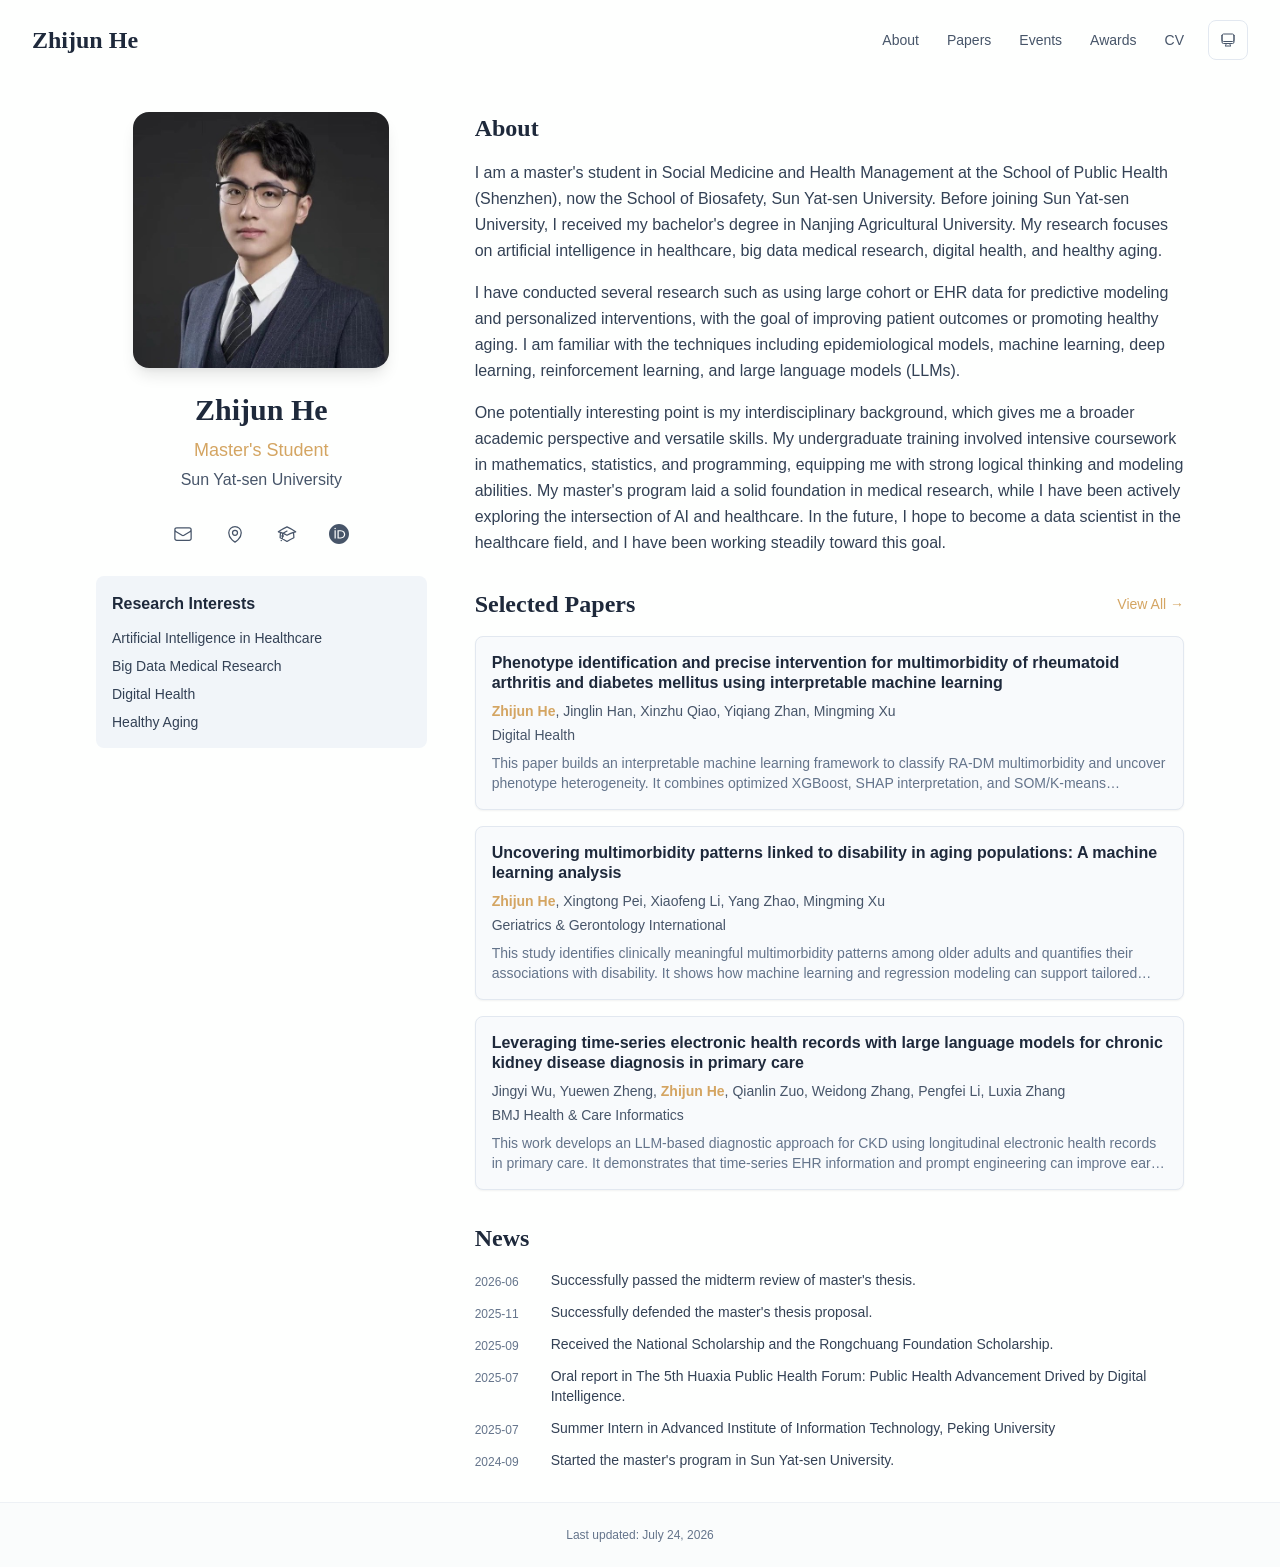
<file: index.html>
<!DOCTYPE html><html lang="en" class="scroll-smooth"><head><meta charSet="utf-8"/><meta name="viewport" content="width=device-width, initial-scale=1"/><link rel="preload" as="image" href="/bio.jpg"/><link rel="stylesheet" href="/_next/static/css/68517e2e4a56dd2e.css" data-precedence="next"/><link rel="preload" as="script" fetchPriority="low" href="/_next/static/chunks/webpack-f4491ab139e2017f.js"/><script src="/_next/static/chunks/10831a6d-363c445097e5c85f.js" async=""></script><script src="/_next/static/chunks/607-e169f7eeaad89df0.js" async=""></script><script src="/_next/static/chunks/main-app-b8ef87c29e5417ee.js" async=""></script><script src="/_next/static/chunks/822-b21b2c1689e9319c.js" async=""></script><script src="/_next/static/chunks/645-9e1db8589b8c5985.js" async=""></script><script src="/_next/static/chunks/158-9ba175bbd6dd3bfe.js" async=""></script><script src="/_next/static/chunks/app/layout-f84a601962618394.js" async=""></script><script src="/_next/static/chunks/696-cf7bfd62447150fd.js" async=""></script><script src="/_next/static/chunks/302-ed007c8b52cd1eb8.js" async=""></script><script src="/_next/static/chunks/app/page-c02544a5cdff49f2.js" async=""></script><link rel="icon" href="/favicon.svg" type="image/svg+xml"/><script>
              try {
                const theme = localStorage.getItem('theme-storage');
                const parsed = theme ? JSON.parse(theme) : null;
                const setting = parsed?.state?.theme || 'system';
                const prefersDark = typeof window !== 'undefined' && window.matchMedia && window.matchMedia('(prefers-color-scheme: dark)').matches;
                const effective = setting === 'dark' ? 'dark' : (setting === 'light' ? 'light' : (prefersDark ? 'dark' : 'light'));
                var root = document.documentElement;
                root.classList.add(effective);
                root.setAttribute('data-theme', effective);
              } catch (e) {
                var root = document.documentElement;
                root.classList.add('light');
                root.setAttribute('data-theme', 'light');
              }
            </script><script>
    try {
      const cfg = {"enabled":false,"locales":["en"],"defaultLocale":"en","mode":"fixed","fixedLocale":"en","persist":false,"switcher":false,"labels":{"en":"English"}};
      const storageKey = 'locale-storage';
      const normalize = (value) => typeof value === 'string' ? value.trim().replace('_', '-').toLowerCase() : '';
      const matchLocale = (candidate) => {
        const normalized = normalize(candidate);
        if (!normalized) return null;
        if (cfg.locales.includes(normalized)) return normalized;
        const language = normalized.split('-')[0];
        if (cfg.locales.includes(language)) return language;
        return null;
      };

      let resolved = null;

      if (!cfg.enabled) {
        resolved = cfg.defaultLocale;
      } else if (cfg.persist) {
        resolved = matchLocale(localStorage.getItem(storageKey));
      }

      if (!resolved) {
        if (cfg.mode === 'fixed') {
          resolved = cfg.fixedLocale;
        } else {
          resolved = matchLocale(navigator.language);
        }
      }

      if (!resolved) {
        resolved = cfg.defaultLocale;
      }

      const root = document.documentElement;
      root.lang = resolved;
      root.setAttribute('data-locale', resolved);

      if (cfg.persist) {
        localStorage.setItem(storageKey, resolved);
      }
    } catch (e) {
      const root = document.documentElement;
      root.lang = 'en';
      root.setAttribute('data-locale', 'en');
    }
  </script><title>Zhijun He</title><meta name="description" content="Personal academic website of Zhijun He."/><meta name="author" content="Zhijun He"/><meta name="keywords" content="Zhijun He,Digital Health,AI in Healthcare,Research,Sun Yat-sen University"/><meta name="creator" content="Zhijun He"/><meta name="publisher" content="Zhijun He"/><meta property="og:title" content="Zhijun He"/><meta property="og:description" content="Personal academic website of Zhijun He."/><meta property="og:site_name" content="Zhijun He&#x27;s Academic Website"/><meta property="og:locale" content="en_US"/><meta property="og:type" content="website"/><meta name="twitter:card" content="summary"/><meta name="twitter:title" content="Zhijun He"/><meta name="twitter:description" content="Personal academic website of Zhijun He."/><link rel="icon" href="/favicon.svg"/><script>document.querySelectorAll('body link[rel="icon"], body link[rel="apple-touch-icon"]').forEach(el => document.head.appendChild(el))</script><script src="/_next/static/chunks/polyfills-42372ed130431b0a.js" noModule=""></script></head><body class="font-sans antialiased"><div style="visibility:hidden"><nav class="fixed top-0 left-0 right-0 z-50" data-headlessui-state=""><div class="transition-all duration-300 ease-out bg-transparent" style="transform:translateY(-100px)"><div class="max-w-7xl mx-auto px-4 sm:px-6 lg:px-8"><div class="flex justify-between items-center h-16 lg:h-20"><div class="flex-shrink-0" tabindex="0"><a class="text-xl lg:text-2xl font-serif font-semibold text-primary hover:text-accent transition-colors duration-200" href="/">Zhijun He</a></div><div class="hidden lg:block"><div class="ml-10 flex items-center space-x-3"><div class="relative flex items-baseline space-x-1"><a data-nav-href="/" class="relative px-3 py-2 text-sm font-medium rounded-lg transition-colors duration-150 text-primary" href="/">About</a><a data-nav-href="/publications" class="relative px-3 py-2 text-sm font-medium rounded-lg transition-colors duration-150 text-neutral-600" href="/publications/">Papers</a><a data-nav-href="/events" class="relative px-3 py-2 text-sm font-medium rounded-lg transition-colors duration-150 text-neutral-600" href="/events/">Events</a><a data-nav-href="/awards" class="relative px-3 py-2 text-sm font-medium rounded-lg transition-colors duration-150 text-neutral-600" href="/awards/">Awards</a><a data-nav-href="/cv" class="relative px-3 py-2 text-sm font-medium rounded-lg transition-colors duration-150 text-neutral-600" href="/cv/">CV</a></div><div class="flex items-center justify-center w-10 h-10 rounded-lg border border-neutral-200 dark:border-[rgba(148,163,184,0.24)] bg-background dark:bg-neutral-800"><div class="w-4 h-4 rounded-full bg-neutral-300 animate-pulse"></div></div></div></div><div class="lg:hidden flex items-center space-x-2"><div class="flex items-center justify-center w-10 h-10 rounded-lg border border-neutral-200 dark:border-[rgba(148,163,184,0.24)] bg-background dark:bg-neutral-800"><div class="w-4 h-4 rounded-full bg-neutral-300 animate-pulse"></div></div><button class="inline-flex items-center justify-center p-2 rounded-md text-neutral-600 hover:text-primary hover:bg-neutral-100 dark:hover:bg-neutral-800 focus:outline-none focus:ring-2 focus:ring-inset focus:ring-accent transition-colors duration-200" id="headlessui-disclosure-button-«R7pdb»" type="button" aria-expanded="false" data-headlessui-state=""><span class="sr-only">Open main menu</span><div><svg xmlns="http://www.w3.org/2000/svg" fill="none" viewBox="0 0 24 24" stroke-width="1.5" stroke="currentColor" aria-hidden="true" data-slot="icon" class="block h-6 w-6"><path stroke-linecap="round" stroke-linejoin="round" d="M3.75 6.75h16.5M3.75 12h16.5m-16.5 5.25h16.5"></path></svg></div></button></div></div></div></div></nav><main class="min-h-screen pt-16 lg:pt-20"><div class="max-w-6xl mx-auto px-4 sm:px-6 lg:px-8 py-8 bg-background min-h-screen"><div class="grid grid-cols-1 lg:grid-cols-3 gap-12"><div class="lg:col-span-1"><div class="sticky top-8" style="opacity:0;transform:translateY(20px)"><div class="w-64 h-64 mx-auto mb-6 rounded-2xl overflow-hidden shadow-lg hover:shadow-xl transition-all duration-200 hover:scale-105"><img alt="Zhijun He" width="256" height="256" decoding="async" data-nimg="1" class="w-full h-full object-cover object-[32%_center]" style="color:transparent" src="/bio.jpg"/></div><div class="text-center mb-6"><h1 class="text-3xl font-serif font-bold text-primary mb-2">Zhijun He</h1><p class="text-lg text-accent font-medium mb-1">Master&#x27;s Student</p><p class="text-neutral-600 mb-2">Sun Yat-sen University</p></div><div class="flex flex-wrap justify-center gap-3 sm:gap-4 mb-6 relative px-2"><div class="relative"><button class="p-2 sm:p-2 transition-colors duration-200 text-neutral-600 dark:text-neutral-400 hover:text-accent" aria-label="Email"><svg xmlns="http://www.w3.org/2000/svg" fill="none" viewBox="0 0 24 24" stroke-width="1.5" stroke="currentColor" aria-hidden="true" data-slot="icon" class="h-5 w-5"><path stroke-linecap="round" stroke-linejoin="round" d="M21.75 6.75v10.5a2.25 2.25 0 0 1-2.25 2.25h-15a2.25 2.25 0 0 1-2.25-2.25V6.75m19.5 0A2.25 2.25 0 0 0 19.5 4.5h-15a2.25 2.25 0 0 0-2.25 2.25m19.5 0v.243a2.25 2.25 0 0 1-1.07 1.916l-7.5 4.615a2.25 2.25 0 0 1-2.36 0L3.32 8.91a2.25 2.25 0 0 1-1.07-1.916V6.75"></path></svg></button></div><div class="relative"><button class="p-2 sm:p-2 transition-colors duration-200 text-neutral-600 dark:text-neutral-400 hover:text-accent" aria-label="Location"><svg xmlns="http://www.w3.org/2000/svg" fill="none" viewBox="0 0 24 24" stroke-width="1.5" stroke="currentColor" aria-hidden="true" data-slot="icon" class="h-5 w-5"><path stroke-linecap="round" stroke-linejoin="round" d="M15 10.5a3 3 0 1 1-6 0 3 3 0 0 1 6 0Z"></path><path stroke-linecap="round" stroke-linejoin="round" d="M19.5 10.5c0 7.142-7.5 11.25-7.5 11.25S4.5 17.642 4.5 10.5a7.5 7.5 0 1 1 15 0Z"></path></svg></button></div><a href="https://scholar.google.com" target="_blank" rel="noopener noreferrer" class="p-2 sm:p-2 text-neutral-600 dark:text-neutral-400 hover:text-accent transition-colors duration-200" aria-label="Google Scholar"><svg xmlns="http://www.w3.org/2000/svg" fill="none" viewBox="0 0 24 24" stroke-width="1.5" stroke="currentColor" aria-hidden="true" data-slot="icon" class="h-5 w-5"><path stroke-linecap="round" stroke-linejoin="round" d="M4.26 10.147a60.438 60.438 0 0 0-.491 6.347A48.62 48.62 0 0 1 12 20.904a48.62 48.62 0 0 1 8.232-4.41 60.46 60.46 0 0 0-.491-6.347m-15.482 0a50.636 50.636 0 0 0-2.658-.813A59.906 59.906 0 0 1 12 3.493a59.903 59.903 0 0 1 10.399 5.84c-.896.248-1.783.52-2.658.814m-15.482 0A50.717 50.717 0 0 1 12 13.489a50.702 50.702 0 0 1 7.74-3.342M6.75 15a.75.75 0 1 0 0-1.5.75.75 0 0 0 0 1.5Zm0 0v-3.675A55.378 55.378 0 0 1 12 8.443m-7.007 11.55A5.981 5.981 0 0 0 6.75 15.75v-1.5"></path></svg></a><a href="https://orcid.org/0009-0002-2004-8645" target="_blank" rel="noopener noreferrer" class="p-2 sm:p-2 text-neutral-600 dark:text-neutral-400 hover:text-accent transition-colors duration-200" aria-label="ORCID"><svg viewBox="0 0 24 24" fill="currentColor" class="h-5 w-5" xmlns="http://www.w3.org/2000/svg"><path d="M12 0C5.372 0 0 5.372 0 12s5.372 12 12 12 12-5.372 12-12S18.628 0 12 0zM7.369 4.378c.525 0 .947.431.947.947s-.422.947-.947.947a.95.95 0 0 1-.947-.947c0-.525.422-.947.947-.947zm-.722 3.038h1.444v10.041H6.647V7.416zm3.562 0h3.9c3.712 0 5.344 2.653 5.344 5.025 0 2.578-2.016 5.025-5.325 5.025h-3.919V7.416zm1.444 1.303v7.444h2.297c3.272 0 4.022-2.484 4.022-3.722 0-2.016-1.284-3.722-4.097-3.722h-2.222z"></path></svg></a></div><div class="bg-neutral-100 dark:bg-neutral-800 rounded-lg p-4 mb-6 hover:shadow-lg transition-all duration-200 hover:scale-[1.02]"><h3 class="font-semibold text-primary mb-3">Research Interests</h3><div class="space-y-2 text-sm text-neutral-700 dark:text-neutral-500"><div>Artificial Intelligence in Healthcare</div><div>Big Data Medical Research</div><div>Digital Health</div><div>Healthy Aging</div></div></div></div></div><div class="lg:col-span-2 space-y-8"><section id="about" class="scroll-mt-24 space-y-8"><section style="opacity:0;transform:translateY(20px)"><h2 class="text-2xl font-serif font-bold text-primary mb-4">About</h2><div class="text-neutral-700 dark:text-neutral-600 leading-relaxed"><p class="mb-4 last:mb-0">I am a master&#x27;s student in Social Medicine and Health Management at the School of Public Health (Shenzhen), now the School of Biosafety, Sun Yat-sen University. Before joining Sun Yat-sen University, I received my bachelor&#x27;s degree in Nanjing Agricultural University. My research focuses on artificial intelligence in healthcare, big data medical research, digital health, and healthy aging.</p>
<p class="mb-4 last:mb-0">I have conducted several research such as using large cohort or EHR data for predictive modeling and personalized interventions, with the goal of improving patient outcomes or promoting healthy aging. I am familiar with the techniques including epidemiological models, machine learning, deep learning, reinforcement learning, and large language models (LLMs).</p>
<p class="mb-4 last:mb-0">One potentially interesting point is my interdisciplinary background, which gives me a broader academic perspective and versatile skills. My undergraduate training involved intensive coursework in mathematics, statistics, and programming, equipping me with strong logical thinking and modeling abilities. My master&#x27;s program laid a solid foundation in medical research, while I have been actively exploring the intersection of AI and healthcare. In the future, I hope to become a data scientist in the healthcare field, and I have been working steadily toward this goal.</p></div></section><section style="opacity:0;transform:translateY(20px)"><div class="flex items-center justify-between mb-4"><h2 class="text-2xl font-serif font-bold text-primary">Selected Papers</h2><a class="text-accent hover:text-accent-dark text-sm font-medium transition-all duration-200 rounded hover:bg-accent/10 hover:shadow-sm" href="/publications/">View All<!-- --> →</a></div><div class="space-y-4"><div class="bg-neutral-50 dark:bg-neutral-800 p-4 rounded-lg shadow-sm border border-neutral-200 dark:border-[rgba(148,163,184,0.24)] hover:shadow-lg transition-all duration-200 hover:scale-[1.02]" style="opacity:0;transform:translateY(20px)"><h3 class="font-semibold text-primary mb-2 leading-tight">Phenotype identification and precise intervention for multimorbidity of rheumatoid arthritis and diabetes mellitus using interpretable machine learning</h3><p class="text-sm text-neutral-600 dark:text-neutral-500 mb-1"><span><span class="font-semibold text-accent ">Zhijun He</span>, </span><span><span class=" ">Jinglin Han</span>, </span><span><span class=" ">Xinzhu Qiao</span>, </span><span><span class=" ">Yiqiang Zhan</span>, </span><span><span class=" ">Mingming Xu</span></span></p><p class="text-sm text-neutral-600 dark:text-neutral-500 mb-2">Digital Health</p><p class="text-sm text-neutral-500 dark:text-neutral-500 line-clamp-2">This paper builds an interpretable machine learning framework to classify RA-DM multimorbidity and uncover phenotype heterogeneity. It combines optimized XGBoost, SHAP interpretation, and SOM/K-means clustering to translate model outputs into phenotype-specific intervention insights.</p></div><div class="bg-neutral-50 dark:bg-neutral-800 p-4 rounded-lg shadow-sm border border-neutral-200 dark:border-[rgba(148,163,184,0.24)] hover:shadow-lg transition-all duration-200 hover:scale-[1.02]" style="opacity:0;transform:translateY(20px)"><h3 class="font-semibold text-primary mb-2 leading-tight">Uncovering multimorbidity patterns linked to disability in aging populations: A machine learning analysis</h3><p class="text-sm text-neutral-600 dark:text-neutral-500 mb-1"><span><span class="font-semibold text-accent ">Zhijun He</span>, </span><span><span class=" ">Xingtong Pei</span>, </span><span><span class=" ">Xiaofeng Li</span>, </span><span><span class=" ">Yang Zhao</span>, </span><span><span class=" ">Mingming Xu</span></span></p><p class="text-sm text-neutral-600 dark:text-neutral-500 mb-2">Geriatrics &amp; Gerontology International</p><p class="text-sm text-neutral-500 dark:text-neutral-500 line-clamp-2">This study identifies clinically meaningful multimorbidity patterns among older adults and quantifies their associations with disability. It shows how machine learning and regression modeling can support tailored multimorbidity management for aging populations.</p></div><div class="bg-neutral-50 dark:bg-neutral-800 p-4 rounded-lg shadow-sm border border-neutral-200 dark:border-[rgba(148,163,184,0.24)] hover:shadow-lg transition-all duration-200 hover:scale-[1.02]" style="opacity:0;transform:translateY(20px)"><h3 class="font-semibold text-primary mb-2 leading-tight">Leveraging time-series electronic health records with large language models for chronic kidney disease diagnosis in primary care</h3><p class="text-sm text-neutral-600 dark:text-neutral-500 mb-1"><span><span class=" ">Jingyi Wu</span>, </span><span><span class=" ">Yuewen Zheng</span>, </span><span><span class="font-semibold text-accent ">Zhijun He</span>, </span><span><span class=" ">Qianlin Zuo</span>, </span><span><span class=" ">Weidong Zhang</span>, </span><span><span class=" ">Pengfei Li</span>, </span><span><span class=" ">Luxia Zhang</span></span></p><p class="text-sm text-neutral-600 dark:text-neutral-500 mb-2">BMJ Health &amp; Care Informatics</p><p class="text-sm text-neutral-500 dark:text-neutral-500 line-clamp-2">This work develops an LLM-based diagnostic approach for CKD using longitudinal electronic health records in primary care. It demonstrates that time-series EHR information and prompt engineering can improve early detection beyond conventional machine learning baselines.</p></div></div></section><section style="opacity:0;transform:translateY(20px)"><h2 class="text-2xl font-serif font-bold text-primary mb-4">News</h2><div class="space-y-3"><div class="flex items-start space-x-3"><span class="text-xs text-neutral-500 mt-1 w-16 flex-shrink-0">2026-06</span><p class="text-sm text-neutral-700">Successfully passed the midterm review of master&#x27;s thesis.</p></div><div class="flex items-start space-x-3"><span class="text-xs text-neutral-500 mt-1 w-16 flex-shrink-0">2025-11</span><p class="text-sm text-neutral-700">Successfully defended the master&#x27;s thesis proposal.</p></div><div class="flex items-start space-x-3"><span class="text-xs text-neutral-500 mt-1 w-16 flex-shrink-0">2025-09</span><p class="text-sm text-neutral-700">Received the National Scholarship and the Rongchuang Foundation Scholarship.</p></div><div class="flex items-start space-x-3"><span class="text-xs text-neutral-500 mt-1 w-16 flex-shrink-0">2025-07</span><p class="text-sm text-neutral-700">Oral report in The 5th Huaxia Public Health Forum: Public Health Advancement Drived by Digital Intelligence.</p></div><div class="flex items-start space-x-3"><span class="text-xs text-neutral-500 mt-1 w-16 flex-shrink-0">2025-07</span><p class="text-sm text-neutral-700">Summer Intern in Advanced Institute of Information Technology, Peking University</p></div><div class="flex items-start space-x-3"><span class="text-xs text-neutral-500 mt-1 w-16 flex-shrink-0">2024-09</span><p class="text-sm text-neutral-700">Started the master&#x27;s program in Sun Yat-sen University.</p></div></div></section></section></div></div></div><!--$--><!--/$--><!--$--><!--/$--></main><footer class="border-t border-neutral-200/50 bg-neutral-50/50 dark:bg-neutral-900/50 dark:border-neutral-700/50"><div class="max-w-6xl mx-auto px-4 sm:px-6 lg:px-8 py-6"><div class="flex items-center justify-center"><p class="text-xs text-neutral-500">Last updated<!-- -->: <!-- -->July 24, 2026</p></div></div></footer></div><script src="/_next/static/chunks/webpack-f4491ab139e2017f.js" async=""></script><script>(self.__next_f=self.__next_f||[]).push([0])</script><script>self.__next_f.push([1,"1:\"$Sreact.fragment\"\n3:I[5741,[\"822\",\"static/chunks/822-b21b2c1689e9319c.js\",\"645\",\"static/chunks/645-9e1db8589b8c5985.js\",\"158\",\"static/chunks/158-9ba175bbd6dd3bfe.js\",\"177\",\"static/chunks/app/layout-f84a601962618394.js\"],\"ThemeProvider\"]\n4:I[7378,[\"822\",\"static/chunks/822-b21b2c1689e9319c.js\",\"645\",\"static/chunks/645-9e1db8589b8c5985.js\",\"158\",\"static/chunks/158-9ba175bbd6dd3bfe.js\",\"177\",\"static/chunks/app/layout-f84a601962618394.js\"],\"LocaleProvider\"]\n5:I[2465,[\"822\",\"static/chunks/822-b21b2c1689e9319c.js\",\"645\",\"static/chunks/645-9e1db8589b8c5985.js\",\"158\",\"static/chunks/158-9ba175bbd6dd3bfe.js\",\"177\",\"static/chunks/app/layout-f84a601962618394.js\"],\"default\"]\n6:I[6908,[],\"\"]\n7:I[8026,[],\"\"]\n8:I[338,[\"822\",\"static/chunks/822-b21b2c1689e9319c.js\",\"645\",\"static/chunks/645-9e1db8589b8c5985.js\",\"158\",\"static/chunks/158-9ba175bbd6dd3bfe.js\",\"177\",\"static/chunks/app/layout-f84a601962618394.js\"],\"default\"]\n9:I[5746,[\"822\",\"static/chunks/822-b21b2c1689e9319c.js\",\"696\",\"static/chunks/696-cf7bfd62447150fd.js\",\"645\",\"static/chunks/645-9e1db8589b8c5985.js\",\"302\",\"static/chunks/302-ed007c8b52cd1eb8.js\",\"974\",\"static/chunks/app/page-c02544a5cdff49f2.js\"],\"default\"]\ne:I[2252,[],\"MetadataBoundary\"]\n10:I[2252,[],\"OutletBoundary\"]\n13:I[4820,[],\"AsyncMetadataOutlet\"]\n15:I[2252,[],\"ViewportBoundary\"]\n17:I[259,[],\"\"]\n:HL[\"/_next/static/css/68517e2e4a56dd2e.css\",\"style\"]\n2:T5c8,\n    try {\n      const cfg = {\"enabled\":false,\"locales\":[\"en\"],\"defaultLocale\":\"en\",\"mode\":\"fixed\",\"fixedLocale\":\"en\",\"persist\":false,\"switcher\":false,\"labels\":{\"en\":\"English\"}};\n      const storageKey = 'locale-storage';\n      const normalize = (value) =\u003e typeof value === 'string' ? value.trim().replace('_', '-').toLowerCase() : '';\n      const matchLocale = (candidate) =\u003e {\n        const normalized = normalize(candidate);\n        if (!normalized) return null;\n        if (cfg.locales.includes(normalized)) return normalized;\n        const language = normalized.split('-')[0];\n        if (cfg.locales.includes(language)) return language;\n        return null;\n "])</script><script>self.__next_f.push([1,"     };\n\n      let resolved = null;\n\n      if (!cfg.enabled) {\n        resolved = cfg.defaultLocale;\n      } else if (cfg.persist) {\n        resolved = matchLocale(localStorage.getItem(storageKey));\n      }\n\n      if (!resolved) {\n        if (cfg.mode === 'fixed') {\n          resolved = cfg.fixedLocale;\n        } else {\n          resolved = matchLocale(navigator.language);\n        }\n      }\n\n      if (!resolved) {\n        resolved = cfg.defaultLocale;\n      }\n\n      const root = document.documentElement;\n      root.lang = resolved;\n      root.setAttribute('data-locale', resolved);\n\n      if (cfg.persist) {\n        localStorage.setItem(storageKey, resolved);\n      }\n    } catch (e) {\n      const root = document.documentElement;\n      root.lang = 'en';\n      root.setAttribute('data-locale', 'en');\n    }\n  a:T52d,I am a master's student in Social Medicine and Health Management at the School of Public Health (Shenzhen), now the School of Biosafety, Sun Yat-sen University. Before joining Sun Yat-sen University, I received my bachelor's degree in Nanjing Agricultural University. My research focuses on artificial intelligence in healthcare, big data medical research, digital health, and healthy aging.\n\nI have conducted several research such as using large cohort or EHR data for predictive modeling and personalized interventions, with the goal of improving patient outcomes or promoting healthy aging. I am familiar with the techniques including epidemiological models, machine learning, deep learning, reinforcement learning, and large language models (LLMs).\n\nOne potentially interesting point is my interdisciplinary background, which gives me a broader academic perspective and versatile skills. My undergraduate training involved intensive coursework in mathematics, statistics, and programming, equipping me with strong logical thinking and modeling abilities. My master's program laid a solid foundation in medical research, while I have been actively exploring the intersection of AI and healthcare. In the future, I hope to b"])</script><script>self.__next_f.push([1,"ecome a data scientist in the healthcare field, and I have been working steadily toward this goal.\nb:T71c,Objective: Rheumatoid arthritis (RA) and diabetes mellitus (DM) frequently coexist, yet the heterogeneity of RA-DM multimorbidity remains unclear. This study aims to develop an interpretable machine learning framework to reveal the phenotypic subgroups of RA-DM multimorbidity, providing a potential direction for precision public health interventions. Methods: Utilizing data from the National Health and Nutrition Examination Survey (1999-2018), we developed a Bayesian-optimized eXtreme Gradient Boosting (XGBoost) model to classify RA-DM multimorbidity status and compared with other machine learning models. Shapley Additive Explanations (SHAP) was applied to interpret the optimal model and quantify the contributions of different features. A dual-clustering approach combining Self-Organizing Maps and K-means was used to identify RA-DM phenotypic subgroups with different feature contribution patterns based on SHAP profiles. Results: The optimized XGBoost model achieved the best classification performance, outperforming other models such as K-nearest neighbors, support vector machine and logistic regression. SHAP analysis identified nine key contributing features (homocysteine, age, glucose, etc), and revealed non-linear interactions among the features. The dual-clustering based on SHAP values identified four distinct RA-DM phenotypes-inflammatory, metabolically protective, age-related and non-obese protective-each exhibiting unique clinical and biochemical patterns. Conclusion: This study established an interpretable machine learning framework for identifying distinct phenotypes of RA-DM multimorbidity. These findings provide a data-driven basis for targeted interventions in precision public health, while offering a transferable paradigm for phenotype discovery in other multimorbid conditions.c:T71e,Aim: Multimorbidity and disability are prevalent in older adults, yet the relationship between specific multimorbid"])</script><script>self.__next_f.push([1,"ity patterns and disability is poorly understood. This study aimed to identify clinically significant multimorbidity patterns in older adults and assess their impact on disability levels. Methods: We used data from a cross-sectional survey of individuals aged 60 and above in China. A machine learning approach combining Self-Organizing Maps and K-Means clustering was employed to identify multimorbidity patterns. Ordered logistic regression was used to analyze the association between multimorbidity patterns and disability levels. Three-dimensional surface modeling was applied to visualize the heterogeneity of multimorbidity patterns and disability levels. Results: Of all the respondents, a total of 10 multimorbidity patterns were identified, each named after two diseases with the highest prevalence. Older adults with multimorbidity were at greater risk for higher disability levels compared to those without multimorbidity (OR=1.679, P\u003c0.001). Among the identified multimorbidity patterns, the Allomnesia-Arthritis pattern exhibited the highest risk of severer disability (OR=3.976, P\u003c0.001), followed by the Hypertension-Stroke pattern (OR=3.745, P\u003c0.001). Heterogeneity analysis revealed that multimorbidity-disability combinations differed across demographic factors, including age, education, and income levels. Conclusions: This study underscores the significant impact of specific multimorbidity patterns on disability levels in older adults. The application of machine learning techniques offers a more nuanced understanding of how various disease combinations contribute to disability, highlighting the importance of tailored interventions for managing multimorbidity in aging populations.d:T6b2,Objectives: Chronic kidney disease (CKD) presents a growing public health challenge in China, exacerbated by low patient awareness and limited nephrology resources in primary care. This study evaluated the potential of large language models (LLMs) to support CKD diagnosis in primary care using time-series electronic health records ("])</script><script>self.__next_f.push([1,"EHRs) data. Methods: Longitudinal data were extracted from the EHR system of Weinan, China. Among 29,963 adults meeting inclusion criteria, 2,300 participants were randomly sampled to generate clinical vignettes. CKD status was determined using diagnosis data, and individuals with early kidney injury indicated by laboratory abnormalities who lack a formal diagnosis were also identified. Using the DeepSeek LLM with prompt engineering, we generated binary CKD diagnoses and probability scores based on EHR data. Diagnostic performance was evaluated using accuracy, sensitivity, specificity, F1 score, AUC, and the detection rate for early kidney injury, and compared with traditional machine learning (ML) models. Results: Among 2,300 participants, 230 cases had ICD-coded CKD, and 249 additional cases met laboratory criteria for early kidney injury despite lacking an ICD-coded diagnosis. Using 1-month EHR data, the LLM achieved an accuracy of 87.0%, AUC of 0.921, F1 score of 0.579, sensitivity of 89.1%, specificity of 86.8%, and detection rate for early kidney injury of 42.2%. With 1-year data, sensitivity increased to 92.2% and early detection to 52.6%. The LLM outperformed ML models across most metrics. Conclusion: LLMs applied to time-series EHR data can improve CKD diagnosis and early detection in primary care, with particular value in resource-limited settings."])</script><script>self.__next_f.push([1,"0:{\"P\":null,\"b\":\"01oB6MNGHe0H9U7nbXUdm\",\"p\":\"\",\"c\":[\"\",\"\"],\"i\":false,\"f\":[[[\"\",{\"children\":[\"__PAGE__\",{}]},\"$undefined\",\"$undefined\",true],[\"\",[\"$\",\"$1\",\"c\",{\"children\":[[[\"$\",\"link\",\"0\",{\"rel\":\"stylesheet\",\"href\":\"/_next/static/css/68517e2e4a56dd2e.css\",\"precedence\":\"next\",\"crossOrigin\":\"$undefined\",\"nonce\":\"$undefined\"}]],[\"$\",\"html\",null,{\"lang\":\"en\",\"className\":\"scroll-smooth\",\"suppressHydrationWarning\":true,\"children\":[[\"$\",\"head\",null,{\"children\":[[\"$\",\"link\",null,{\"rel\":\"icon\",\"href\":\"/favicon.svg\",\"type\":\"image/svg+xml\"}],[\"$\",\"script\",null,{\"dangerouslySetInnerHTML\":{\"__html\":\"\\n              try {\\n                const theme = localStorage.getItem('theme-storage');\\n                const parsed = theme ? JSON.parse(theme) : null;\\n                const setting = parsed?.state?.theme || 'system';\\n                const prefersDark = typeof window !== 'undefined' \u0026\u0026 window.matchMedia \u0026\u0026 window.matchMedia('(prefers-color-scheme: dark)').matches;\\n                const effective = setting === 'dark' ? 'dark' : (setting === 'light' ? 'light' : (prefersDark ? 'dark' : 'light'));\\n                var root = document.documentElement;\\n                root.classList.add(effective);\\n                root.setAttribute('data-theme', effective);\\n              } catch (e) {\\n                var root = document.documentElement;\\n                root.classList.add('light');\\n                root.setAttribute('data-theme', 'light');\\n              }\\n            \"}}],[\"$\",\"script\",null,{\"dangerouslySetInnerHTML\":{\"__html\":\"$2\"}}]]}],[\"$\",\"body\",null,{\"className\":\"font-sans antialiased\",\"children\":[\"$\",\"$L3\",null,{\"children\":[\"$\",\"$L4\",null,{\"config\":{\"enabled\":false,\"locales\":[\"en\"],\"defaultLocale\":\"en\",\"mode\":\"fixed\",\"fixedLocale\":\"en\",\"persist\":false,\"switcher\":false,\"labels\":{\"en\":\"English\"}},\"children\":[[\"$\",\"$L5\",null,{\"items\":[{\"title\":\"About\",\"type\":\"page\",\"target\":\"about\",\"href\":\"/\"},{\"title\":\"Papers\",\"type\":\"page\",\"target\":\"publications\",\"href\":\"/publications\"},{\"title\":\"Events\",\"type\":\"page\",\"target\":\"events\",\"href\":\"/events\"},{\"title\":\"Awards\",\"type\":\"page\",\"target\":\"awards\",\"href\":\"/awards\"},{\"title\":\"CV\",\"type\":\"page\",\"target\":\"cv\",\"href\":\"/cv\"}],\"siteTitle\":\"Zhijun He\",\"enableOnePageMode\":false,\"i18n\":\"$0:f:0:1:1:props:children:1:props:children:1:props:children:props:children:props:config\",\"itemsByLocale\":{\"en\":[{\"title\":\"About\",\"type\":\"page\",\"target\":\"about\",\"href\":\"/\"},{\"title\":\"Papers\",\"type\":\"page\",\"target\":\"publications\",\"href\":\"/publications\"},{\"title\":\"Events\",\"type\":\"page\",\"target\":\"events\",\"href\":\"/events\"},{\"title\":\"Awards\",\"type\":\"page\",\"target\":\"awards\",\"href\":\"/awards\"},{\"title\":\"CV\",\"type\":\"page\",\"target\":\"cv\",\"href\":\"/cv\"}]},\"siteTitleByLocale\":{\"en\":\"Zhijun He\"}}],[\"$\",\"main\",null,{\"className\":\"min-h-screen pt-16 lg:pt-20\",\"children\":[\"$\",\"$L6\",null,{\"parallelRouterKey\":\"children\",\"error\":\"$undefined\",\"errorStyles\":\"$undefined\",\"errorScripts\":\"$undefined\",\"template\":[\"$\",\"$L7\",null,{}],\"templateStyles\":\"$undefined\",\"templateScripts\":\"$undefined\",\"notFound\":[[[\"$\",\"title\",null,{\"children\":\"404: This page could not be found.\"}],[\"$\",\"div\",null,{\"style\":{\"fontFamily\":\"system-ui,\\\"Segoe UI\\\",Roboto,Helvetica,Arial,sans-serif,\\\"Apple Color Emoji\\\",\\\"Segoe UI Emoji\\\"\",\"height\":\"100vh\",\"textAlign\":\"center\",\"display\":\"flex\",\"flexDirection\":\"column\",\"alignItems\":\"center\",\"justifyContent\":\"center\"},\"children\":[\"$\",\"div\",null,{\"children\":[[\"$\",\"style\",null,{\"dangerouslySetInnerHTML\":{\"__html\":\"body{color:#000;background:#fff;margin:0}.next-error-h1{border-right:1px solid rgba(0,0,0,.3)}@media (prefers-color-scheme:dark){body{color:#fff;background:#000}.next-error-h1{border-right:1px solid rgba(255,255,255,.3)}}\"}}],[\"$\",\"h1\",null,{\"className\":\"next-error-h1\",\"style\":{\"display\":\"inline-block\",\"margin\":\"0 20px 0 0\",\"padding\":\"0 23px 0 0\",\"fontSize\":24,\"fontWeight\":500,\"verticalAlign\":\"top\",\"lineHeight\":\"49px\"},\"children\":404}],[\"$\",\"div\",null,{\"style\":{\"display\":\"inline-block\"},\"children\":[\"$\",\"h2\",null,{\"style\":{\"fontSize\":14,\"fontWeight\":400,\"lineHeight\":\"49px\",\"margin\":0},\"children\":\"This page could not be found.\"}]}]]}]}]],[]],\"forbidden\":\"$undefined\",\"unauthorized\":\"$undefined\"}]}],[\"$\",\"$L8\",null,{\"lastUpdated\":\"July 24, 2026\",\"lastUpdatedByLocale\":{\"en\":\"July 24, 2026\"},\"defaultLocale\":\"en\"}]]}]}]}]]}]]}],{\"children\":[\"__PAGE__\",[\"$\",\"$1\",\"c\",{\"children\":[[\"$\",\"$L9\",null,{\"dataByLocale\":{\"en\":{\"author\":{\"name\":\"Zhijun He\",\"title\":\"Master's Student\",\"institution\":\"Sun Yat-sen University\",\"avatar\":\"/bio.jpg\"},\"social\":{\"email\":\"hezhj56@mail2.sysu.edu.cn\",\"location\":\"Shenzhen, China\",\"location_url\":\"https://maps.google.com/?q=Sun+Yat-sen+University+Shenzhen\",\"location_details\":[\"School of Biosafety,\",\"Sun Yat-sen University, Shenzhen, China\"],\"google_scholar\":\"https://scholar.google.com\",\"orcid\":\"https://orcid.org/0009-0002-2004-8645\"},\"features\":{\"enable_likes\":false,\"enable_one_page_mode\":false},\"enableOnePageMode\":false,\"researchInterests\":[\"Artificial Intelligence in Healthcare\",\"Big Data Medical Research\",\"Digital Health\",\"Healthy Aging\"],\"pagesToShow\":[{\"type\":\"about\",\"id\":\"about\",\"sections\":[{\"id\":\"about\",\"type\":\"markdown\",\"source\":\"bio.md\",\"title\":\"About\",\"content\":\"$a\"},{\"id\":\"featured_publications\",\"type\":\"publications\",\"title\":\"Selected Papers\",\"filter\":\"selected\",\"limit\":3,\"publications\":[{\"id\":\"he2026digitalhealth\",\"title\":\"Phenotype identification and precise intervention for multimorbidity of rheumatoid arthritis and diabetes mellitus using interpretable machine learning\",\"titleNodes\":[{\"type\":\"text\",\"text\":\"Phenotype identification and precise intervention for multimorbidity of rheumatoid arthritis and diabetes mellitus using interpretable machine learning\"}],\"authors\":[{\"name\":\"Zhijun He\",\"isHighlighted\":true,\"isCorresponding\":false,\"isCoAuthor\":false},{\"name\":\"Jinglin Han\",\"isHighlighted\":false,\"isCorresponding\":false,\"isCoAuthor\":false},{\"name\":\"Xinzhu Qiao\",\"isHighlighted\":false,\"isCorresponding\":false,\"isCoAuthor\":false},{\"name\":\"Yiqiang Zhan\",\"isHighlighted\":false,\"isCorresponding\":false,\"isCoAuthor\":false},{\"name\":\"Mingming Xu\",\"isHighlighted\":false,\"isCorresponding\":false,\"isCoAuthor\":false}],\"year\":2026,\"type\":\"journal\",\"tags\":[\"digital health\",\"multimorbidity\",\"rheumatoid arthritis\",\"diabetes mellitus\",\"interpretable machine learning\"],\"keywords\":\"$0:f:0:1:2:children:1:props:children:0:props:dataByLocale:en:pagesToShow:0:sections:1:publications:0:tags\",\"researchArea\":\"ai-healthcare\",\"journal\":\"Digital Health\",\"conference\":\"\",\"volume\":\"12\",\"pages\":\"1--13\",\"doi\":\"10.1177/20552076261450332\",\"status\":\"published\",\"quartile\":\"Q1\",\"abstract\":\"$b\",\"description\":\"This paper builds an interpretable machine learning framework to classify RA-DM multimorbidity and uncover phenotype heterogeneity. It combines optimized XGBoost, SHAP interpretation, and SOM/K-means clustering to translate model outputs into phenotype-specific intervention insights.\",\"selected\":true,\"sortOrder\":1,\"preview\":\"preview-digital-health.png\"},{\"id\":\"he2025ggi\",\"title\":\"Uncovering multimorbidity patterns linked to disability in aging populations: A machine learning analysis\",\"titleNodes\":[{\"type\":\"text\",\"text\":\"Uncovering multimorbidity patterns linked to disability in aging populations: A machine learning analysis\"}],\"authors\":[{\"name\":\"Zhijun He\",\"isHighlighted\":true,\"isCorresponding\":false,\"isCoAuthor\":false},{\"name\":\"Xingtong Pei\",\"isHighlighted\":false,\"isCorresponding\":false,\"isCoAuthor\":false},{\"name\":\"Xiaofeng Li\",\"isHighlighted\":false,\"isCorresponding\":false,\"isCoAuthor\":false},{\"name\":\"Yang Zhao\",\"isHighlighted\":false,\"isCorresponding\":false,\"isCoAuthor\":false},{\"name\":\"Mingming Xu\",\"isHighlighted\":false,\"isCorresponding\":false,\"isCoAuthor\":false}],\"year\":2025,\"type\":\"journal\",\"tags\":[\"multimorbidity patterns\",\"disability\",\"older adults\",\"machine learning\"],\"keywords\":\"$0:f:0:1:2:children:1:props:children:0:props:dataByLocale:en:pagesToShow:0:sections:1:publications:1:tags\",\"researchArea\":\"machine-learning\",\"journal\":\"Geriatrics \u0026 Gerontology International\",\"conference\":\"\",\"volume\":\"25\",\"pages\":\"1200--1208\",\"doi\":\"10.1111/ggi.70128\",\"status\":\"published\",\"quartile\":\"Q2\",\"abstract\":\"$c\",\"description\":\"This study identifies clinically meaningful multimorbidity patterns among older adults and quantifies their associations with disability. It shows how machine learning and regression modeling can support tailored multimorbidity management for aging populations.\",\"selected\":true,\"sortOrder\":2,\"preview\":\"preview-ggi.png\"},{\"id\":\"wu2026bmjhci\",\"title\":\"Leveraging time-series electronic health records with large language models for chronic kidney disease diagnosis in primary care\",\"titleNodes\":[{\"type\":\"text\",\"text\":\"Leveraging time-series electronic health records with large language models for chronic kidney disease diagnosis in primary care\"}],\"authors\":[{\"name\":\"Jingyi Wu\",\"isHighlighted\":false,\"isCorresponding\":false,\"isCoAuthor\":false},{\"name\":\"Yuewen Zheng\",\"isHighlighted\":false,\"isCorresponding\":false,\"isCoAuthor\":false},{\"name\":\"Zhijun He\",\"isHighlighted\":true,\"isCorresponding\":false,\"isCoAuthor\":false},{\"name\":\"Qianlin Zuo\",\"isHighlighted\":false,\"isCorresponding\":false,\"isCoAuthor\":false},{\"name\":\"Weidong Zhang\",\"isHighlighted\":false,\"isCorresponding\":false,\"isCoAuthor\":false},{\"name\":\"Pengfei Li\",\"isHighlighted\":false,\"isCorresponding\":false,\"isCoAuthor\":false},{\"name\":\"Luxia Zhang\",\"isHighlighted\":false,\"isCorresponding\":false,\"isCoAuthor\":false}],\"year\":2026,\"type\":\"journal\",\"tags\":[\"large language models\",\"electronic health records\",\"chronic kidney disease\",\"primary care\"],\"keywords\":\"$0:f:0:1:2:children:1:props:children:0:props:dataByLocale:en:pagesToShow:0:sections:1:publications:2:tags\",\"researchArea\":\"ai-healthcare\",\"journal\":\"BMJ Health \u0026 Care Informatics\",\"conference\":\"\",\"status\":\"accepted\",\"quartile\":\"Q1\",\"abstract\":\"$d\",\"description\":\"This work develops an LLM-based diagnostic approach for CKD using longitudinal electronic health records in primary care. It demonstrates that time-series EHR information and prompt engineering can improve early detection beyond conventional machine learning baselines.\",\"selected\":true,\"sortOrder\":4,\"preview\":\"preview-bmj-hci.png\"}]},{\"id\":\"news\",\"type\":\"list\",\"title\":\"News\",\"source\":\"news.toml\",\"items\":[{\"date\":\"2026-06\",\"content\":\"Successfully passed the midterm review of master's thesis.\"},{\"date\":\"2025-11\",\"content\":\"Successfully defended the master's thesis proposal.\"},{\"date\":\"2025-09\",\"content\":\"Received the National Scholarship and the Rongchuang Foundation Scholarship.\"},{\"date\":\"2025-07\",\"content\":\"Oral report in The 5th Huaxia Public Health Forum: Public Health Advancement Drived by Digital Intelligence.\"},{\"date\":\"2025-07\",\"content\":\"Summer Intern in Advanced Institute of Information Technology, Peking University\"},{\"date\":\"2024-09\",\"content\":\"Started the master's program in Sun Yat-sen University.\"}]}]}]}},\"defaultLocale\":\"en\"}],[\"$\",\"$Le\",null,{\"children\":\"$Lf\"}],null,[\"$\",\"$L10\",null,{\"children\":[\"$L11\",\"$L12\",[\"$\",\"$L13\",null,{\"promise\":\"$@14\"}]]}]]}],{},null,false]},null,false],[\"$\",\"$1\",\"h\",{\"children\":[null,[\"$\",\"$1\",\"3liE_RU-YB3mRVAtoIwlL\",{\"children\":[[\"$\",\"$L15\",null,{\"children\":\"$L16\"}],null]}],null]}],false]],\"m\":\"$undefined\",\"G\":[\"$17\",\"$undefined\"],\"s\":false,\"S\":true}\n"])</script><script>self.__next_f.push([1,"18:\"$Sreact.suspense\"\n19:I[4820,[],\"AsyncMetadata\"]\nf:[\"$\",\"$18\",null,{\"fallback\":null,\"children\":[\"$\",\"$L19\",null,{\"promise\":\"$@1a\"}]}]\n"])</script><script>self.__next_f.push([1,"12:null\n"])</script><script>self.__next_f.push([1,"16:[[\"$\",\"meta\",\"0\",{\"charSet\":\"utf-8\"}],[\"$\",\"meta\",\"1\",{\"name\":\"viewport\",\"content\":\"width=device-width, initial-scale=1\"}]]\n11:null\n"])</script><script>self.__next_f.push([1,"1a:{\"metadata\":[[\"$\",\"title\",\"0\",{\"children\":\"Zhijun He\"}],[\"$\",\"meta\",\"1\",{\"name\":\"description\",\"content\":\"Personal academic website of Zhijun He.\"}],[\"$\",\"meta\",\"2\",{\"name\":\"author\",\"content\":\"Zhijun He\"}],[\"$\",\"meta\",\"3\",{\"name\":\"keywords\",\"content\":\"Zhijun He,Digital Health,AI in Healthcare,Research,Sun Yat-sen University\"}],[\"$\",\"meta\",\"4\",{\"name\":\"creator\",\"content\":\"Zhijun He\"}],[\"$\",\"meta\",\"5\",{\"name\":\"publisher\",\"content\":\"Zhijun He\"}],[\"$\",\"meta\",\"6\",{\"property\":\"og:title\",\"content\":\"Zhijun He\"}],[\"$\",\"meta\",\"7\",{\"property\":\"og:description\",\"content\":\"Personal academic website of Zhijun He.\"}],[\"$\",\"meta\",\"8\",{\"property\":\"og:site_name\",\"content\":\"Zhijun He's Academic Website\"}],[\"$\",\"meta\",\"9\",{\"property\":\"og:locale\",\"content\":\"en_US\"}],[\"$\",\"meta\",\"10\",{\"property\":\"og:type\",\"content\":\"website\"}],[\"$\",\"meta\",\"11\",{\"name\":\"twitter:card\",\"content\":\"summary\"}],[\"$\",\"meta\",\"12\",{\"name\":\"twitter:title\",\"content\":\"Zhijun He\"}],[\"$\",\"meta\",\"13\",{\"name\":\"twitter:description\",\"content\":\"Personal academic website of Zhijun He.\"}],[\"$\",\"link\",\"14\",{\"rel\":\"icon\",\"href\":\"/favicon.svg\"}]],\"error\":null,\"digest\":\"$undefined\"}\n14:{\"metadata\":\"$1a:metadata\",\"error\":null,\"digest\":\"$undefined\"}\n"])</script></body></html>
</file>
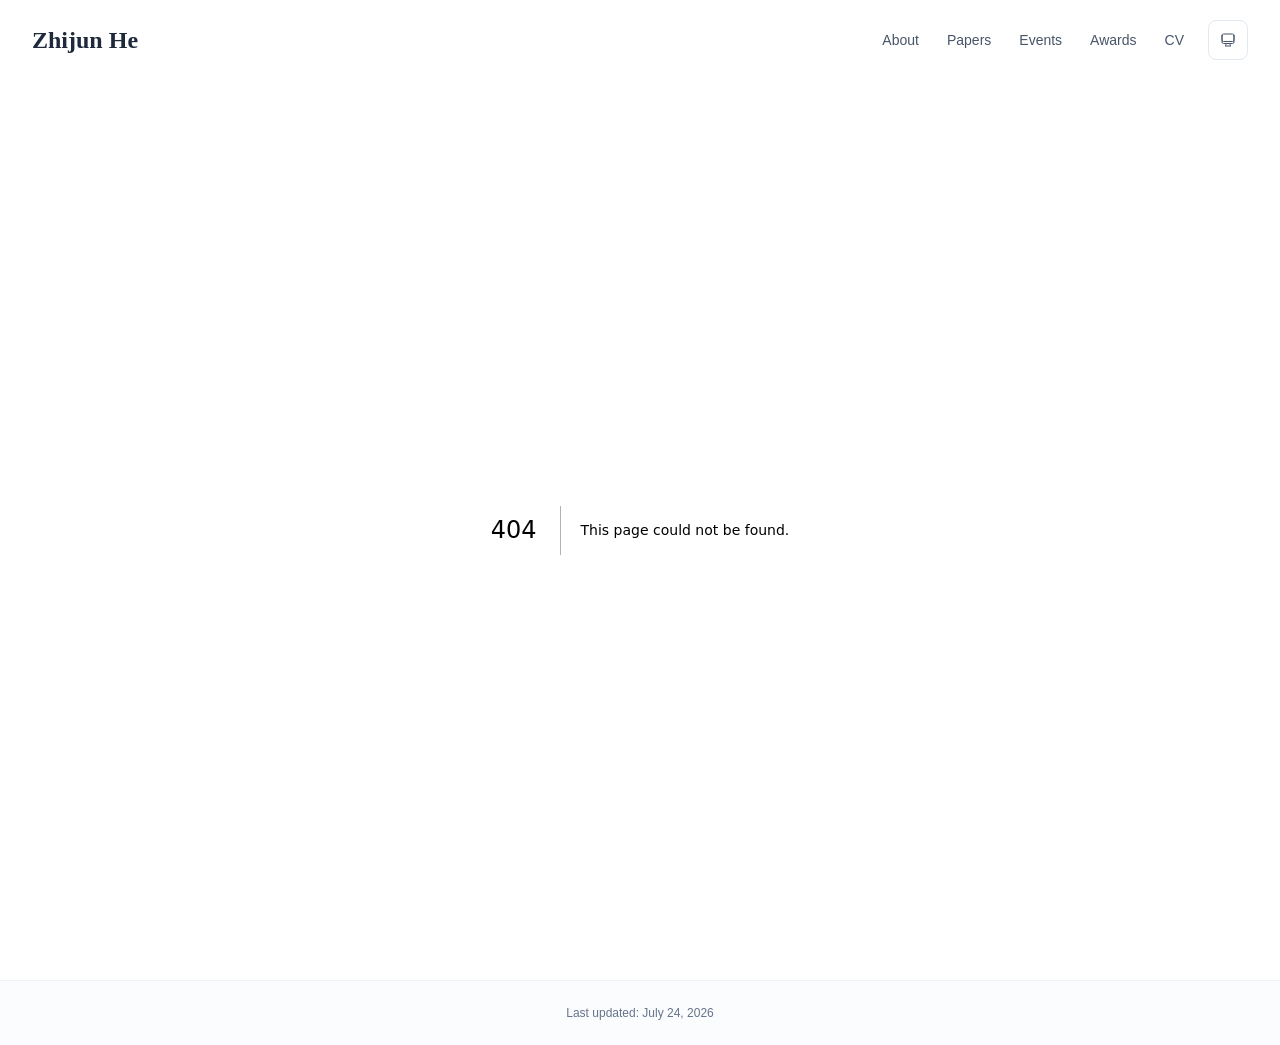
<file: 404/index.html>
<!DOCTYPE html><html lang="en" class="scroll-smooth"><head><meta charSet="utf-8"/><meta name="viewport" content="width=device-width, initial-scale=1"/><link rel="stylesheet" href="/_next/static/css/68517e2e4a56dd2e.css" data-precedence="next"/><link rel="preload" as="script" fetchPriority="low" href="/_next/static/chunks/webpack-f4491ab139e2017f.js"/><script src="/_next/static/chunks/10831a6d-363c445097e5c85f.js" async=""></script><script src="/_next/static/chunks/607-e169f7eeaad89df0.js" async=""></script><script src="/_next/static/chunks/main-app-b8ef87c29e5417ee.js" async=""></script><script src="/_next/static/chunks/822-b21b2c1689e9319c.js" async=""></script><script src="/_next/static/chunks/645-9e1db8589b8c5985.js" async=""></script><script src="/_next/static/chunks/158-9ba175bbd6dd3bfe.js" async=""></script><script src="/_next/static/chunks/app/layout-f84a601962618394.js" async=""></script><meta name="robots" content="noindex"/><title>404: This page could not be found.</title><link rel="icon" href="/favicon.svg" type="image/svg+xml"/><script>
              try {
                const theme = localStorage.getItem('theme-storage');
                const parsed = theme ? JSON.parse(theme) : null;
                const setting = parsed?.state?.theme || 'system';
                const prefersDark = typeof window !== 'undefined' && window.matchMedia && window.matchMedia('(prefers-color-scheme: dark)').matches;
                const effective = setting === 'dark' ? 'dark' : (setting === 'light' ? 'light' : (prefersDark ? 'dark' : 'light'));
                var root = document.documentElement;
                root.classList.add(effective);
                root.setAttribute('data-theme', effective);
              } catch (e) {
                var root = document.documentElement;
                root.classList.add('light');
                root.setAttribute('data-theme', 'light');
              }
            </script><script>
    try {
      const cfg = {"enabled":false,"locales":["en"],"defaultLocale":"en","mode":"fixed","fixedLocale":"en","persist":false,"switcher":false,"labels":{"en":"English"}};
      const storageKey = 'locale-storage';
      const normalize = (value) => typeof value === 'string' ? value.trim().replace('_', '-').toLowerCase() : '';
      const matchLocale = (candidate) => {
        const normalized = normalize(candidate);
        if (!normalized) return null;
        if (cfg.locales.includes(normalized)) return normalized;
        const language = normalized.split('-')[0];
        if (cfg.locales.includes(language)) return language;
        return null;
      };

      let resolved = null;

      if (!cfg.enabled) {
        resolved = cfg.defaultLocale;
      } else if (cfg.persist) {
        resolved = matchLocale(localStorage.getItem(storageKey));
      }

      if (!resolved) {
        if (cfg.mode === 'fixed') {
          resolved = cfg.fixedLocale;
        } else {
          resolved = matchLocale(navigator.language);
        }
      }

      if (!resolved) {
        resolved = cfg.defaultLocale;
      }

      const root = document.documentElement;
      root.lang = resolved;
      root.setAttribute('data-locale', resolved);

      if (cfg.persist) {
        localStorage.setItem(storageKey, resolved);
      }
    } catch (e) {
      const root = document.documentElement;
      root.lang = 'en';
      root.setAttribute('data-locale', 'en');
    }
  </script><title>Zhijun He</title><meta name="description" content="Personal academic website of Zhijun He."/><meta name="author" content="Zhijun He"/><meta name="keywords" content="Zhijun He,Digital Health,AI in Healthcare,Research,Sun Yat-sen University"/><meta name="creator" content="Zhijun He"/><meta name="publisher" content="Zhijun He"/><meta property="og:title" content="Zhijun He"/><meta property="og:description" content="Personal academic website of Zhijun He."/><meta property="og:site_name" content="Zhijun He&#x27;s Academic Website"/><meta property="og:locale" content="en_US"/><meta property="og:type" content="website"/><meta name="twitter:card" content="summary"/><meta name="twitter:title" content="Zhijun He"/><meta name="twitter:description" content="Personal academic website of Zhijun He."/><link rel="icon" href="/favicon.svg"/><script>document.querySelectorAll('body link[rel="icon"], body link[rel="apple-touch-icon"]').forEach(el => document.head.appendChild(el))</script><script src="/_next/static/chunks/polyfills-42372ed130431b0a.js" noModule=""></script></head><body class="font-sans antialiased"><div style="visibility:hidden"><nav class="fixed top-0 left-0 right-0 z-50" data-headlessui-state=""><div class="transition-all duration-300 ease-out bg-transparent" style="transform:translateY(-100px)"><div class="max-w-7xl mx-auto px-4 sm:px-6 lg:px-8"><div class="flex justify-between items-center h-16 lg:h-20"><div class="flex-shrink-0" tabindex="0"><a class="text-xl lg:text-2xl font-serif font-semibold text-primary hover:text-accent transition-colors duration-200" href="/">Zhijun He</a></div><div class="hidden lg:block"><div class="ml-10 flex items-center space-x-3"><div class="relative flex items-baseline space-x-1"><a data-nav-href="/" class="relative px-3 py-2 text-sm font-medium rounded-lg transition-colors duration-150 text-neutral-600" href="/">About</a><a data-nav-href="/publications" class="relative px-3 py-2 text-sm font-medium rounded-lg transition-colors duration-150 text-neutral-600" href="/publications/">Papers</a><a data-nav-href="/events" class="relative px-3 py-2 text-sm font-medium rounded-lg transition-colors duration-150 text-neutral-600" href="/events/">Events</a><a data-nav-href="/awards" class="relative px-3 py-2 text-sm font-medium rounded-lg transition-colors duration-150 text-neutral-600" href="/awards/">Awards</a><a data-nav-href="/cv" class="relative px-3 py-2 text-sm font-medium rounded-lg transition-colors duration-150 text-neutral-600" href="/cv/">CV</a></div><div class="flex items-center justify-center w-10 h-10 rounded-lg border border-neutral-200 dark:border-[rgba(148,163,184,0.24)] bg-background dark:bg-neutral-800"><div class="w-4 h-4 rounded-full bg-neutral-300 animate-pulse"></div></div></div></div><div class="lg:hidden flex items-center space-x-2"><div class="flex items-center justify-center w-10 h-10 rounded-lg border border-neutral-200 dark:border-[rgba(148,163,184,0.24)] bg-background dark:bg-neutral-800"><div class="w-4 h-4 rounded-full bg-neutral-300 animate-pulse"></div></div><button class="inline-flex items-center justify-center p-2 rounded-md text-neutral-600 hover:text-primary hover:bg-neutral-100 dark:hover:bg-neutral-800 focus:outline-none focus:ring-2 focus:ring-inset focus:ring-accent transition-colors duration-200" id="headlessui-disclosure-button-«R7pdb»" type="button" aria-expanded="false" data-headlessui-state=""><span class="sr-only">Open main menu</span><div><svg xmlns="http://www.w3.org/2000/svg" fill="none" viewBox="0 0 24 24" stroke-width="1.5" stroke="currentColor" aria-hidden="true" data-slot="icon" class="block h-6 w-6"><path stroke-linecap="round" stroke-linejoin="round" d="M3.75 6.75h16.5M3.75 12h16.5m-16.5 5.25h16.5"></path></svg></div></button></div></div></div></div></nav><main class="min-h-screen pt-16 lg:pt-20"><div style="font-family:system-ui,&quot;Segoe UI&quot;,Roboto,Helvetica,Arial,sans-serif,&quot;Apple Color Emoji&quot;,&quot;Segoe UI Emoji&quot;;height:100vh;text-align:center;display:flex;flex-direction:column;align-items:center;justify-content:center"><div><style>body{color:#000;background:#fff;margin:0}.next-error-h1{border-right:1px solid rgba(0,0,0,.3)}@media (prefers-color-scheme:dark){body{color:#fff;background:#000}.next-error-h1{border-right:1px solid rgba(255,255,255,.3)}}</style><h1 class="next-error-h1" style="display:inline-block;margin:0 20px 0 0;padding:0 23px 0 0;font-size:24px;font-weight:500;vertical-align:top;line-height:49px">404</h1><div style="display:inline-block"><h2 style="font-size:14px;font-weight:400;line-height:49px;margin:0">This page could not be found.</h2></div></div></div><!--$--><!--/$--><!--$--><!--/$--></main><footer class="border-t border-neutral-200/50 bg-neutral-50/50 dark:bg-neutral-900/50 dark:border-neutral-700/50"><div class="max-w-6xl mx-auto px-4 sm:px-6 lg:px-8 py-6"><div class="flex items-center justify-center"><p class="text-xs text-neutral-500">Last updated<!-- -->: <!-- -->July 24, 2026</p></div></div></footer></div><script src="/_next/static/chunks/webpack-f4491ab139e2017f.js" async=""></script><script>(self.__next_f=self.__next_f||[]).push([0])</script><script>self.__next_f.push([1,"1:\"$Sreact.fragment\"\n3:I[5741,[\"822\",\"static/chunks/822-b21b2c1689e9319c.js\",\"645\",\"static/chunks/645-9e1db8589b8c5985.js\",\"158\",\"static/chunks/158-9ba175bbd6dd3bfe.js\",\"177\",\"static/chunks/app/layout-f84a601962618394.js\"],\"ThemeProvider\"]\n4:I[7378,[\"822\",\"static/chunks/822-b21b2c1689e9319c.js\",\"645\",\"static/chunks/645-9e1db8589b8c5985.js\",\"158\",\"static/chunks/158-9ba175bbd6dd3bfe.js\",\"177\",\"static/chunks/app/layout-f84a601962618394.js\"],\"LocaleProvider\"]\n5:I[2465,[\"822\",\"static/chunks/822-b21b2c1689e9319c.js\",\"645\",\"static/chunks/645-9e1db8589b8c5985.js\",\"158\",\"static/chunks/158-9ba175bbd6dd3bfe.js\",\"177\",\"static/chunks/app/layout-f84a601962618394.js\"],\"default\"]\n6:I[6908,[],\"\"]\n7:I[8026,[],\"\"]\n8:I[338,[\"822\",\"static/chunks/822-b21b2c1689e9319c.js\",\"645\",\"static/chunks/645-9e1db8589b8c5985.js\",\"158\",\"static/chunks/158-9ba175bbd6dd3bfe.js\",\"177\",\"static/chunks/app/layout-f84a601962618394.js\"],\"default\"]\n9:I[2252,[],\"MetadataBoundary\"]\nb:I[2252,[],\"OutletBoundary\"]\ne:I[4820,[],\"AsyncMetadataOutlet\"]\n10:I[2252,[],\"ViewportBoundary\"]\n12:I[259,[],\"\"]\n:HL[\"/_next/static/css/68517e2e4a56dd2e.css\",\"style\"]\n2:T5c8,\n    try {\n      const cfg = {\"enabled\":false,\"locales\":[\"en\"],\"defaultLocale\":\"en\",\"mode\":\"fixed\",\"fixedLocale\":\"en\",\"persist\":false,\"switcher\":false,\"labels\":{\"en\":\"English\"}};\n      const storageKey = 'locale-storage';\n      const normalize = (value) =\u003e typeof value === 'string' ? value.trim().replace('_', '-').toLowerCase() : '';\n      const matchLocale = (candidate) =\u003e {\n        const normalized = normalize(candidate);\n        if (!normalized) return null;\n        if (cfg.locales.includes(normalized)) return normalized;\n        const language = normalized.split('-')[0];\n        if (cfg.locales.includes(language)) return language;\n        return null;\n      };\n\n      let resolved = null;\n\n      if (!cfg.enabled) {\n        resolved = cfg.defaultLocale;\n      } else if (cfg.persist) {\n        resolved = matchLocale(localStorage.getItem(storageKey));\n      }\n\n      if (!resolved) {\n        if (cfg.mode === 'fi"])</script><script>self.__next_f.push([1,"xed') {\n          resolved = cfg.fixedLocale;\n        } else {\n          resolved = matchLocale(navigator.language);\n        }\n      }\n\n      if (!resolved) {\n        resolved = cfg.defaultLocale;\n      }\n\n      const root = document.documentElement;\n      root.lang = resolved;\n      root.setAttribute('data-locale', resolved);\n\n      if (cfg.persist) {\n        localStorage.setItem(storageKey, resolved);\n      }\n    } catch (e) {\n      const root = document.documentElement;\n      root.lang = 'en';\n      root.setAttribute('data-locale', 'en');\n    }\n  "])</script><script>self.__next_f.push([1,"0:{\"P\":null,\"b\":\"01oB6MNGHe0H9U7nbXUdm\",\"p\":\"\",\"c\":[\"\",\"_not-found\",\"\"],\"i\":false,\"f\":[[[\"\",{\"children\":[\"/_not-found\",{\"children\":[\"__PAGE__\",{}]}]},\"$undefined\",\"$undefined\",true],[\"\",[\"$\",\"$1\",\"c\",{\"children\":[[[\"$\",\"link\",\"0\",{\"rel\":\"stylesheet\",\"href\":\"/_next/static/css/68517e2e4a56dd2e.css\",\"precedence\":\"next\",\"crossOrigin\":\"$undefined\",\"nonce\":\"$undefined\"}]],[\"$\",\"html\",null,{\"lang\":\"en\",\"className\":\"scroll-smooth\",\"suppressHydrationWarning\":true,\"children\":[[\"$\",\"head\",null,{\"children\":[[\"$\",\"link\",null,{\"rel\":\"icon\",\"href\":\"/favicon.svg\",\"type\":\"image/svg+xml\"}],[\"$\",\"script\",null,{\"dangerouslySetInnerHTML\":{\"__html\":\"\\n              try {\\n                const theme = localStorage.getItem('theme-storage');\\n                const parsed = theme ? JSON.parse(theme) : null;\\n                const setting = parsed?.state?.theme || 'system';\\n                const prefersDark = typeof window !== 'undefined' \u0026\u0026 window.matchMedia \u0026\u0026 window.matchMedia('(prefers-color-scheme: dark)').matches;\\n                const effective = setting === 'dark' ? 'dark' : (setting === 'light' ? 'light' : (prefersDark ? 'dark' : 'light'));\\n                var root = document.documentElement;\\n                root.classList.add(effective);\\n                root.setAttribute('data-theme', effective);\\n              } catch (e) {\\n                var root = document.documentElement;\\n                root.classList.add('light');\\n                root.setAttribute('data-theme', 'light');\\n              }\\n            \"}}],[\"$\",\"script\",null,{\"dangerouslySetInnerHTML\":{\"__html\":\"$2\"}}]]}],[\"$\",\"body\",null,{\"className\":\"font-sans antialiased\",\"children\":[\"$\",\"$L3\",null,{\"children\":[\"$\",\"$L4\",null,{\"config\":{\"enabled\":false,\"locales\":[\"en\"],\"defaultLocale\":\"en\",\"mode\":\"fixed\",\"fixedLocale\":\"en\",\"persist\":false,\"switcher\":false,\"labels\":{\"en\":\"English\"}},\"children\":[[\"$\",\"$L5\",null,{\"items\":[{\"title\":\"About\",\"type\":\"page\",\"target\":\"about\",\"href\":\"/\"},{\"title\":\"Papers\",\"type\":\"page\",\"target\":\"publications\",\"href\":\"/publications\"},{\"title\":\"Events\",\"type\":\"page\",\"target\":\"events\",\"href\":\"/events\"},{\"title\":\"Awards\",\"type\":\"page\",\"target\":\"awards\",\"href\":\"/awards\"},{\"title\":\"CV\",\"type\":\"page\",\"target\":\"cv\",\"href\":\"/cv\"}],\"siteTitle\":\"Zhijun He\",\"enableOnePageMode\":false,\"i18n\":\"$0:f:0:1:1:props:children:1:props:children:1:props:children:props:children:props:config\",\"itemsByLocale\":{\"en\":[{\"title\":\"About\",\"type\":\"page\",\"target\":\"about\",\"href\":\"/\"},{\"title\":\"Papers\",\"type\":\"page\",\"target\":\"publications\",\"href\":\"/publications\"},{\"title\":\"Events\",\"type\":\"page\",\"target\":\"events\",\"href\":\"/events\"},{\"title\":\"Awards\",\"type\":\"page\",\"target\":\"awards\",\"href\":\"/awards\"},{\"title\":\"CV\",\"type\":\"page\",\"target\":\"cv\",\"href\":\"/cv\"}]},\"siteTitleByLocale\":{\"en\":\"Zhijun He\"}}],[\"$\",\"main\",null,{\"className\":\"min-h-screen pt-16 lg:pt-20\",\"children\":[\"$\",\"$L6\",null,{\"parallelRouterKey\":\"children\",\"error\":\"$undefined\",\"errorStyles\":\"$undefined\",\"errorScripts\":\"$undefined\",\"template\":[\"$\",\"$L7\",null,{}],\"templateStyles\":\"$undefined\",\"templateScripts\":\"$undefined\",\"notFound\":[[[\"$\",\"title\",null,{\"children\":\"404: This page could not be found.\"}],[\"$\",\"div\",null,{\"style\":{\"fontFamily\":\"system-ui,\\\"Segoe UI\\\",Roboto,Helvetica,Arial,sans-serif,\\\"Apple Color Emoji\\\",\\\"Segoe UI Emoji\\\"\",\"height\":\"100vh\",\"textAlign\":\"center\",\"display\":\"flex\",\"flexDirection\":\"column\",\"alignItems\":\"center\",\"justifyContent\":\"center\"},\"children\":[\"$\",\"div\",null,{\"children\":[[\"$\",\"style\",null,{\"dangerouslySetInnerHTML\":{\"__html\":\"body{color:#000;background:#fff;margin:0}.next-error-h1{border-right:1px solid rgba(0,0,0,.3)}@media (prefers-color-scheme:dark){body{color:#fff;background:#000}.next-error-h1{border-right:1px solid rgba(255,255,255,.3)}}\"}}],[\"$\",\"h1\",null,{\"className\":\"next-error-h1\",\"style\":{\"display\":\"inline-block\",\"margin\":\"0 20px 0 0\",\"padding\":\"0 23px 0 0\",\"fontSize\":24,\"fontWeight\":500,\"verticalAlign\":\"top\",\"lineHeight\":\"49px\"},\"children\":404}],[\"$\",\"div\",null,{\"style\":{\"display\":\"inline-block\"},\"children\":[\"$\",\"h2\",null,{\"style\":{\"fontSize\":14,\"fontWeight\":400,\"lineHeight\":\"49px\",\"margin\":0},\"children\":\"This page could not be found.\"}]}]]}]}]],[]],\"forbidden\":\"$undefined\",\"unauthorized\":\"$undefined\"}]}],[\"$\",\"$L8\",null,{\"lastUpdated\":\"July 24, 2026\",\"lastUpdatedByLocale\":{\"en\":\"July 24, 2026\"},\"defaultLocale\":\"en\"}]]}]}]}]]}]]}],{\"children\":[\"/_not-found\",[\"$\",\"$1\",\"c\",{\"children\":[null,[\"$\",\"$L6\",null,{\"parallelRouterKey\":\"children\",\"error\":\"$undefined\",\"errorStyles\":\"$undefined\",\"errorScripts\":\"$undefined\",\"template\":[\"$\",\"$L7\",null,{}],\"templateStyles\":\"$undefined\",\"templateScripts\":\"$undefined\",\"notFound\":\"$undefined\",\"forbidden\":\"$undefined\",\"unauthorized\":\"$undefined\"}]]}],{\"children\":[\"__PAGE__\",[\"$\",\"$1\",\"c\",{\"children\":[[[\"$\",\"title\",null,{\"children\":\"404: This page could not be found.\"}],[\"$\",\"div\",null,{\"style\":\"$0:f:0:1:1:props:children:1:props:children:1:props:children:props:children:props:children:1:props:children:props:notFound:0:1:props:style\",\"children\":[\"$\",\"div\",null,{\"children\":[[\"$\",\"style\",null,{\"dangerouslySetInnerHTML\":{\"__html\":\"body{color:#000;background:#fff;margin:0}.next-error-h1{border-right:1px solid rgba(0,0,0,.3)}@media (prefers-color-scheme:dark){body{color:#fff;background:#000}.next-error-h1{border-right:1px solid rgba(255,255,255,.3)}}\"}}],[\"$\",\"h1\",null,{\"className\":\"next-error-h1\",\"style\":\"$0:f:0:1:1:props:children:1:props:children:1:props:children:props:children:props:children:1:props:children:props:notFound:0:1:props:children:props:children:1:props:style\",\"children\":404}],[\"$\",\"div\",null,{\"style\":\"$0:f:0:1:1:props:children:1:props:children:1:props:children:props:children:props:children:1:props:children:props:notFound:0:1:props:children:props:children:2:props:style\",\"children\":[\"$\",\"h2\",null,{\"style\":\"$0:f:0:1:1:props:children:1:props:children:1:props:children:props:children:props:children:1:props:children:props:notFound:0:1:props:children:props:children:2:props:children:props:style\",\"children\":\"This page could not be found.\"}]}]]}]}]],[\"$\",\"$L9\",null,{\"children\":\"$La\"}],null,[\"$\",\"$Lb\",null,{\"children\":[\"$Lc\",\"$Ld\",[\"$\",\"$Le\",null,{\"promise\":\"$@f\"}]]}]]}],{},null,false]},null,false]},null,false],[\"$\",\"$1\",\"h\",{\"children\":[[\"$\",\"meta\",null,{\"name\":\"robots\",\"content\":\"noindex\"}],[\"$\",\"$1\",\"DxQ4pvwBBq9VcVvHU41J3\",{\"children\":[[\"$\",\"$L10\",null,{\"children\":\"$L11\"}],null]}],null]}],false]],\"m\":\"$undefined\",\"G\":[\"$12\",\"$undefined\"],\"s\":false,\"S\":true}\n"])</script><script>self.__next_f.push([1,"13:\"$Sreact.suspense\"\n14:I[4820,[],\"AsyncMetadata\"]\na:[\"$\",\"$13\",null,{\"fallback\":null,\"children\":[\"$\",\"$L14\",null,{\"promise\":\"$@15\"}]}]\n"])</script><script>self.__next_f.push([1,"d:null\n"])</script><script>self.__next_f.push([1,"11:[[\"$\",\"meta\",\"0\",{\"charSet\":\"utf-8\"}],[\"$\",\"meta\",\"1\",{\"name\":\"viewport\",\"content\":\"width=device-width, initial-scale=1\"}]]\nc:null\n"])</script><script>self.__next_f.push([1,"15:{\"metadata\":[[\"$\",\"title\",\"0\",{\"children\":\"Zhijun He\"}],[\"$\",\"meta\",\"1\",{\"name\":\"description\",\"content\":\"Personal academic website of Zhijun He.\"}],[\"$\",\"meta\",\"2\",{\"name\":\"author\",\"content\":\"Zhijun He\"}],[\"$\",\"meta\",\"3\",{\"name\":\"keywords\",\"content\":\"Zhijun He,Digital Health,AI in Healthcare,Research,Sun Yat-sen University\"}],[\"$\",\"meta\",\"4\",{\"name\":\"creator\",\"content\":\"Zhijun He\"}],[\"$\",\"meta\",\"5\",{\"name\":\"publisher\",\"content\":\"Zhijun He\"}],[\"$\",\"meta\",\"6\",{\"property\":\"og:title\",\"content\":\"Zhijun He\"}],[\"$\",\"meta\",\"7\",{\"property\":\"og:description\",\"content\":\"Personal academic website of Zhijun He.\"}],[\"$\",\"meta\",\"8\",{\"property\":\"og:site_name\",\"content\":\"Zhijun He's Academic Website\"}],[\"$\",\"meta\",\"9\",{\"property\":\"og:locale\",\"content\":\"en_US\"}],[\"$\",\"meta\",\"10\",{\"property\":\"og:type\",\"content\":\"website\"}],[\"$\",\"meta\",\"11\",{\"name\":\"twitter:card\",\"content\":\"summary\"}],[\"$\",\"meta\",\"12\",{\"name\":\"twitter:title\",\"content\":\"Zhijun He\"}],[\"$\",\"meta\",\"13\",{\"name\":\"twitter:description\",\"content\":\"Personal academic website of Zhijun He.\"}],[\"$\",\"link\",\"14\",{\"rel\":\"icon\",\"href\":\"/favicon.svg\"}]],\"error\":null,\"digest\":\"$undefined\"}\nf:{\"metadata\":\"$15:metadata\",\"error\":null,\"digest\":\"$undefined\"}\n"])</script></body></html>
</file>
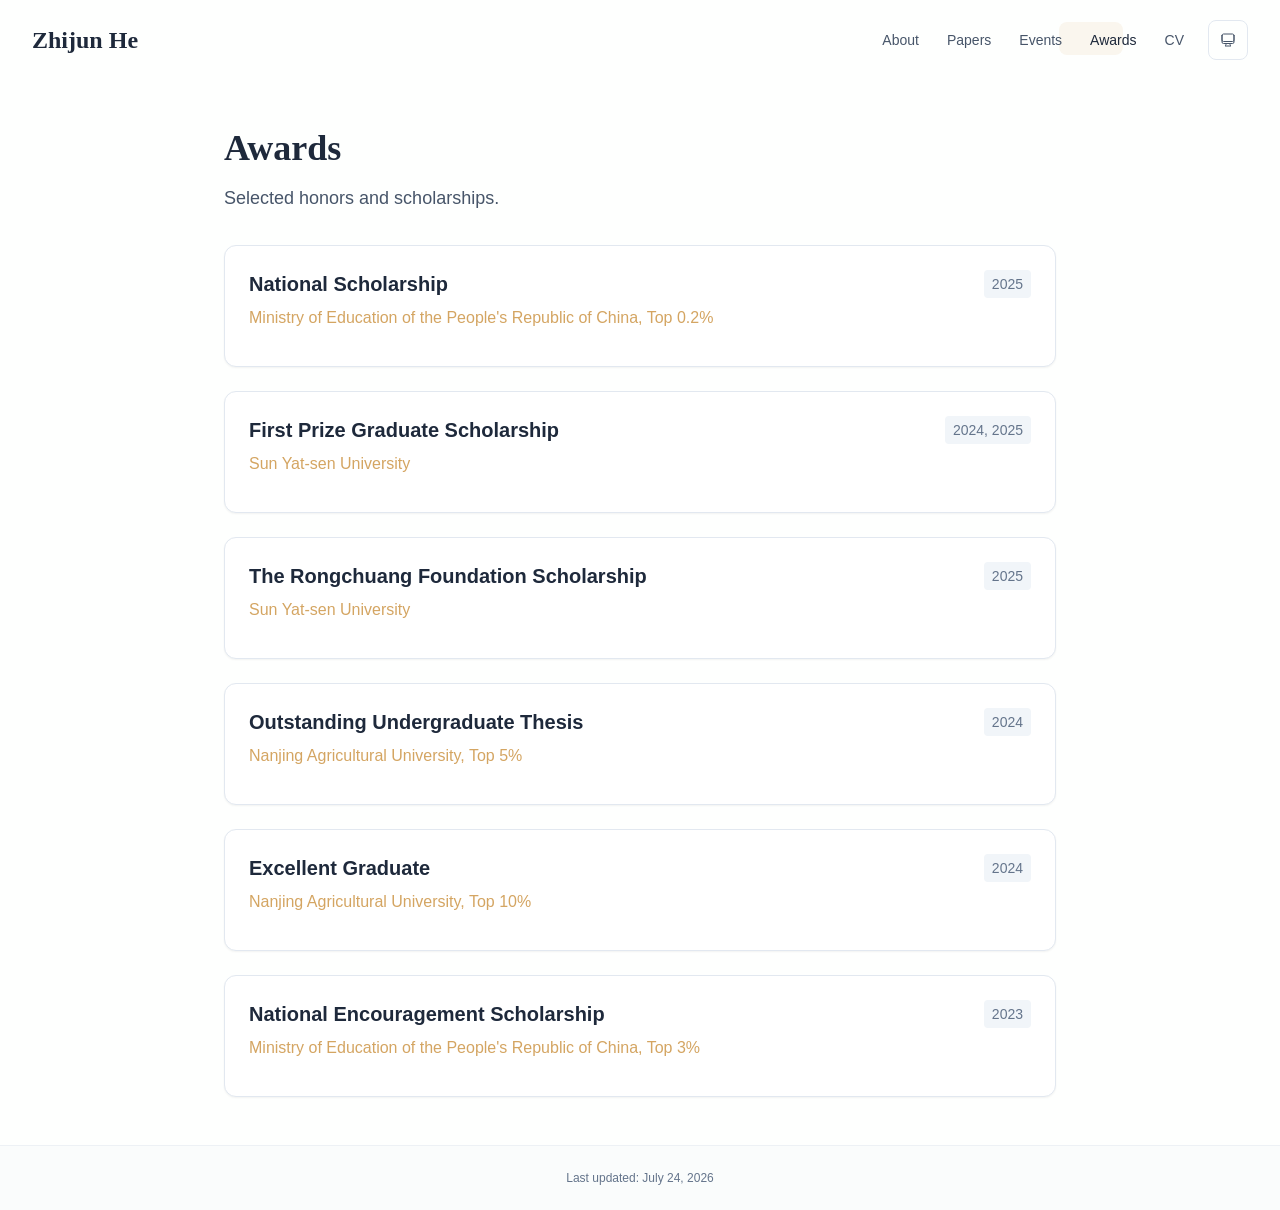
<file: awards/index.html>
<!DOCTYPE html><html lang="en" class="scroll-smooth"><head><meta charSet="utf-8"/><meta name="viewport" content="width=device-width, initial-scale=1"/><link rel="stylesheet" href="/_next/static/css/68517e2e4a56dd2e.css" data-precedence="next"/><link rel="preload" as="script" fetchPriority="low" href="/_next/static/chunks/webpack-f4491ab139e2017f.js"/><script src="/_next/static/chunks/10831a6d-363c445097e5c85f.js" async=""></script><script src="/_next/static/chunks/607-e169f7eeaad89df0.js" async=""></script><script src="/_next/static/chunks/main-app-b8ef87c29e5417ee.js" async=""></script><script src="/_next/static/chunks/822-b21b2c1689e9319c.js" async=""></script><script src="/_next/static/chunks/645-9e1db8589b8c5985.js" async=""></script><script src="/_next/static/chunks/158-9ba175bbd6dd3bfe.js" async=""></script><script src="/_next/static/chunks/app/layout-f84a601962618394.js" async=""></script><script src="/_next/static/chunks/696-cf7bfd62447150fd.js" async=""></script><script src="/_next/static/chunks/302-ed007c8b52cd1eb8.js" async=""></script><script src="/_next/static/chunks/app/%5Bslug%5D/page-146535a35816acf0.js" async=""></script><link rel="icon" href="/favicon.svg" type="image/svg+xml"/><script>
              try {
                const theme = localStorage.getItem('theme-storage');
                const parsed = theme ? JSON.parse(theme) : null;
                const setting = parsed?.state?.theme || 'system';
                const prefersDark = typeof window !== 'undefined' && window.matchMedia && window.matchMedia('(prefers-color-scheme: dark)').matches;
                const effective = setting === 'dark' ? 'dark' : (setting === 'light' ? 'light' : (prefersDark ? 'dark' : 'light'));
                var root = document.documentElement;
                root.classList.add(effective);
                root.setAttribute('data-theme', effective);
              } catch (e) {
                var root = document.documentElement;
                root.classList.add('light');
                root.setAttribute('data-theme', 'light');
              }
            </script><script>
    try {
      const cfg = {"enabled":false,"locales":["en"],"defaultLocale":"en","mode":"fixed","fixedLocale":"en","persist":false,"switcher":false,"labels":{"en":"English"}};
      const storageKey = 'locale-storage';
      const normalize = (value) => typeof value === 'string' ? value.trim().replace('_', '-').toLowerCase() : '';
      const matchLocale = (candidate) => {
        const normalized = normalize(candidate);
        if (!normalized) return null;
        if (cfg.locales.includes(normalized)) return normalized;
        const language = normalized.split('-')[0];
        if (cfg.locales.includes(language)) return language;
        return null;
      };

      let resolved = null;

      if (!cfg.enabled) {
        resolved = cfg.defaultLocale;
      } else if (cfg.persist) {
        resolved = matchLocale(localStorage.getItem(storageKey));
      }

      if (!resolved) {
        if (cfg.mode === 'fixed') {
          resolved = cfg.fixedLocale;
        } else {
          resolved = matchLocale(navigator.language);
        }
      }

      if (!resolved) {
        resolved = cfg.defaultLocale;
      }

      const root = document.documentElement;
      root.lang = resolved;
      root.setAttribute('data-locale', resolved);

      if (cfg.persist) {
        localStorage.setItem(storageKey, resolved);
      }
    } catch (e) {
      const root = document.documentElement;
      root.lang = 'en';
      root.setAttribute('data-locale', 'en');
    }
  </script><title>Awards | Zhijun He</title><meta name="description" content="Selected honors and scholarships."/><meta name="author" content="Zhijun He"/><meta name="keywords" content="Zhijun He,Digital Health,AI in Healthcare,Research,Sun Yat-sen University"/><meta name="creator" content="Zhijun He"/><meta name="publisher" content="Zhijun He"/><meta property="og:title" content="Zhijun He"/><meta property="og:description" content="Personal academic website of Zhijun He."/><meta property="og:site_name" content="Zhijun He&#x27;s Academic Website"/><meta property="og:locale" content="en_US"/><meta property="og:type" content="website"/><meta name="twitter:card" content="summary"/><meta name="twitter:title" content="Zhijun He"/><meta name="twitter:description" content="Personal academic website of Zhijun He."/><link rel="icon" href="/favicon.svg"/><script>document.querySelectorAll('body link[rel="icon"], body link[rel="apple-touch-icon"]').forEach(el => document.head.appendChild(el))</script><script src="/_next/static/chunks/polyfills-42372ed130431b0a.js" noModule=""></script></head><body class="font-sans antialiased"><div style="visibility:hidden"><nav class="fixed top-0 left-0 right-0 z-50" data-headlessui-state=""><div class="transition-all duration-300 ease-out bg-transparent" style="transform:translateY(-100px)"><div class="max-w-7xl mx-auto px-4 sm:px-6 lg:px-8"><div class="flex justify-between items-center h-16 lg:h-20"><div class="flex-shrink-0" tabindex="0"><a class="text-xl lg:text-2xl font-serif font-semibold text-primary hover:text-accent transition-colors duration-200" href="/">Zhijun He</a></div><div class="hidden lg:block"><div class="ml-10 flex items-center space-x-3"><div class="relative flex items-baseline space-x-1"><a data-nav-href="/" class="relative px-3 py-2 text-sm font-medium rounded-lg transition-colors duration-150 text-neutral-600" href="/">About</a><a data-nav-href="/publications" class="relative px-3 py-2 text-sm font-medium rounded-lg transition-colors duration-150 text-neutral-600" href="/publications/">Papers</a><a data-nav-href="/events" class="relative px-3 py-2 text-sm font-medium rounded-lg transition-colors duration-150 text-neutral-600" href="/events/">Events</a><a data-nav-href="/awards" class="relative px-3 py-2 text-sm font-medium rounded-lg transition-colors duration-150 text-primary" href="/awards/">Awards</a><a data-nav-href="/cv" class="relative px-3 py-2 text-sm font-medium rounded-lg transition-colors duration-150 text-neutral-600" href="/cv/">CV</a></div><div class="flex items-center justify-center w-10 h-10 rounded-lg border border-neutral-200 dark:border-[rgba(148,163,184,0.24)] bg-background dark:bg-neutral-800"><div class="w-4 h-4 rounded-full bg-neutral-300 animate-pulse"></div></div></div></div><div class="lg:hidden flex items-center space-x-2"><div class="flex items-center justify-center w-10 h-10 rounded-lg border border-neutral-200 dark:border-[rgba(148,163,184,0.24)] bg-background dark:bg-neutral-800"><div class="w-4 h-4 rounded-full bg-neutral-300 animate-pulse"></div></div><button class="inline-flex items-center justify-center p-2 rounded-md text-neutral-600 hover:text-primary hover:bg-neutral-100 dark:hover:bg-neutral-800 focus:outline-none focus:ring-2 focus:ring-inset focus:ring-accent transition-colors duration-200" id="headlessui-disclosure-button-«R7pdb»" type="button" aria-expanded="false" data-headlessui-state=""><span class="sr-only">Open main menu</span><div><svg xmlns="http://www.w3.org/2000/svg" fill="none" viewBox="0 0 24 24" stroke-width="1.5" stroke="currentColor" aria-hidden="true" data-slot="icon" class="block h-6 w-6"><path stroke-linecap="round" stroke-linejoin="round" d="M3.75 6.75h16.5M3.75 12h16.5m-16.5 5.25h16.5"></path></svg></div></button></div></div></div></div></nav><main class="min-h-screen pt-16 lg:pt-20"><div class="max-w-4xl mx-auto px-4 sm:px-6 lg:px-8 py-12"><div style="opacity:0;transform:translateY(20px)"><div class="mb-8"><h1 class="text-4xl font-serif font-bold text-primary mb-4">Awards</h1><div class="text-lg text-neutral-600 dark:text-neutral-500 max-w-2xl leading-relaxed"><p class="mb-3 last:mb-0">Selected honors and scholarships.</p></div></div><div class="grid gap-6"><div class="bg-white dark:bg-neutral-900 p-6 rounded-xl shadow-sm border border-neutral-200 dark:border-neutral-800 hover:shadow-lg transition-all duration-200 hover:scale-[1.01]" style="opacity:0;transform:translateY(20px)"><div class="flex justify-between items-start mb-2"><h3 class="text-xl font-semibold text-primary">National Scholarship</h3><span class="text-sm text-neutral-500 font-medium bg-neutral-100 dark:bg-neutral-800 px-2 py-1 rounded">2025</span></div><p class="text-base text-accent font-medium mb-3">Ministry of Education of the People&#x27;s Republic of China, Top 0.2%</p></div><div class="bg-white dark:bg-neutral-900 p-6 rounded-xl shadow-sm border border-neutral-200 dark:border-neutral-800 hover:shadow-lg transition-all duration-200 hover:scale-[1.01]" style="opacity:0;transform:translateY(20px)"><div class="flex justify-between items-start mb-2"><h3 class="text-xl font-semibold text-primary">First Prize Graduate Scholarship</h3><span class="text-sm text-neutral-500 font-medium bg-neutral-100 dark:bg-neutral-800 px-2 py-1 rounded">2024, 2025</span></div><p class="text-base text-accent font-medium mb-3">Sun Yat-sen University</p></div><div class="bg-white dark:bg-neutral-900 p-6 rounded-xl shadow-sm border border-neutral-200 dark:border-neutral-800 hover:shadow-lg transition-all duration-200 hover:scale-[1.01]" style="opacity:0;transform:translateY(20px)"><div class="flex justify-between items-start mb-2"><h3 class="text-xl font-semibold text-primary">The Rongchuang Foundation Scholarship</h3><span class="text-sm text-neutral-500 font-medium bg-neutral-100 dark:bg-neutral-800 px-2 py-1 rounded">2025</span></div><p class="text-base text-accent font-medium mb-3">Sun Yat-sen University</p></div><div class="bg-white dark:bg-neutral-900 p-6 rounded-xl shadow-sm border border-neutral-200 dark:border-neutral-800 hover:shadow-lg transition-all duration-200 hover:scale-[1.01]" style="opacity:0;transform:translateY(20px)"><div class="flex justify-between items-start mb-2"><h3 class="text-xl font-semibold text-primary">Outstanding Undergraduate Thesis</h3><span class="text-sm text-neutral-500 font-medium bg-neutral-100 dark:bg-neutral-800 px-2 py-1 rounded">2024</span></div><p class="text-base text-accent font-medium mb-3">Nanjing Agricultural University, Top 5%</p></div><div class="bg-white dark:bg-neutral-900 p-6 rounded-xl shadow-sm border border-neutral-200 dark:border-neutral-800 hover:shadow-lg transition-all duration-200 hover:scale-[1.01]" style="opacity:0;transform:translateY(20px)"><div class="flex justify-between items-start mb-2"><h3 class="text-xl font-semibold text-primary">Excellent Graduate</h3><span class="text-sm text-neutral-500 font-medium bg-neutral-100 dark:bg-neutral-800 px-2 py-1 rounded">2024</span></div><p class="text-base text-accent font-medium mb-3">Nanjing Agricultural University, Top 10%</p></div><div class="bg-white dark:bg-neutral-900 p-6 rounded-xl shadow-sm border border-neutral-200 dark:border-neutral-800 hover:shadow-lg transition-all duration-200 hover:scale-[1.01]" style="opacity:0;transform:translateY(20px)"><div class="flex justify-between items-start mb-2"><h3 class="text-xl font-semibold text-primary">National Encouragement Scholarship</h3><span class="text-sm text-neutral-500 font-medium bg-neutral-100 dark:bg-neutral-800 px-2 py-1 rounded">2023</span></div><p class="text-base text-accent font-medium mb-3">Ministry of Education of the People&#x27;s Republic of China, Top 3%</p></div></div></div></div><!--$--><!--/$--><!--$--><!--/$--></main><footer class="border-t border-neutral-200/50 bg-neutral-50/50 dark:bg-neutral-900/50 dark:border-neutral-700/50"><div class="max-w-6xl mx-auto px-4 sm:px-6 lg:px-8 py-6"><div class="flex items-center justify-center"><p class="text-xs text-neutral-500">Last updated<!-- -->: <!-- -->July 24, 2026</p></div></div></footer></div><script src="/_next/static/chunks/webpack-f4491ab139e2017f.js" async=""></script><script>(self.__next_f=self.__next_f||[]).push([0])</script><script>self.__next_f.push([1,"1:\"$Sreact.fragment\"\n3:I[5741,[\"822\",\"static/chunks/822-b21b2c1689e9319c.js\",\"645\",\"static/chunks/645-9e1db8589b8c5985.js\",\"158\",\"static/chunks/158-9ba175bbd6dd3bfe.js\",\"177\",\"static/chunks/app/layout-f84a601962618394.js\"],\"ThemeProvider\"]\n4:I[7378,[\"822\",\"static/chunks/822-b21b2c1689e9319c.js\",\"645\",\"static/chunks/645-9e1db8589b8c5985.js\",\"158\",\"static/chunks/158-9ba175bbd6dd3bfe.js\",\"177\",\"static/chunks/app/layout-f84a601962618394.js\"],\"LocaleProvider\"]\n5:I[2465,[\"822\",\"static/chunks/822-b21b2c1689e9319c.js\",\"645\",\"static/chunks/645-9e1db8589b8c5985.js\",\"158\",\"static/chunks/158-9ba175bbd6dd3bfe.js\",\"177\",\"static/chunks/app/layout-f84a601962618394.js\"],\"default\"]\n6:I[6908,[],\"\"]\n7:I[8026,[],\"\"]\n8:I[338,[\"822\",\"static/chunks/822-b21b2c1689e9319c.js\",\"645\",\"static/chunks/645-9e1db8589b8c5985.js\",\"158\",\"static/chunks/158-9ba175bbd6dd3bfe.js\",\"177\",\"static/chunks/app/layout-f84a601962618394.js\"],\"default\"]\na:I[2252,[],\"MetadataBoundary\"]\nc:I[2252,[],\"OutletBoundary\"]\nf:I[4820,[],\"AsyncMetadataOutlet\"]\n11:I[2252,[],\"ViewportBoundary\"]\n13:I[259,[],\"\"]\n:HL[\"/_next/static/css/68517e2e4a56dd2e.css\",\"style\"]\n2:T5c8,\n    try {\n      const cfg = {\"enabled\":false,\"locales\":[\"en\"],\"defaultLocale\":\"en\",\"mode\":\"fixed\",\"fixedLocale\":\"en\",\"persist\":false,\"switcher\":false,\"labels\":{\"en\":\"English\"}};\n      const storageKey = 'locale-storage';\n      const normalize = (value) =\u003e typeof value === 'string' ? value.trim().replace('_', '-').toLowerCase() : '';\n      const matchLocale = (candidate) =\u003e {\n        const normalized = normalize(candidate);\n        if (!normalized) return null;\n        if (cfg.locales.includes(normalized)) return normalized;\n        const language = normalized.split('-')[0];\n        if (cfg.locales.includes(language)) return language;\n        return null;\n      };\n\n      let resolved = null;\n\n      if (!cfg.enabled) {\n        resolved = cfg.defaultLocale;\n      } else if (cfg.persist) {\n        resolved = matchLocale(localStorage.getItem(storageKey));\n      }\n\n      if (!resolved) {\n        if (cfg.mode === 'fi"])</script><script>self.__next_f.push([1,"xed') {\n          resolved = cfg.fixedLocale;\n        } else {\n          resolved = matchLocale(navigator.language);\n        }\n      }\n\n      if (!resolved) {\n        resolved = cfg.defaultLocale;\n      }\n\n      const root = document.documentElement;\n      root.lang = resolved;\n      root.setAttribute('data-locale', resolved);\n\n      if (cfg.persist) {\n        localStorage.setItem(storageKey, resolved);\n      }\n    } catch (e) {\n      const root = document.documentElement;\n      root.lang = 'en';\n      root.setAttribute('data-locale', 'en');\n    }\n  "])</script><script>self.__next_f.push([1,"0:{\"P\":null,\"b\":\"01oB6MNGHe0H9U7nbXUdm\",\"p\":\"\",\"c\":[\"\",\"awards\",\"\"],\"i\":false,\"f\":[[[\"\",{\"children\":[[\"slug\",\"awards\",\"d\"],{\"children\":[\"__PAGE__\",{}]}]},\"$undefined\",\"$undefined\",true],[\"\",[\"$\",\"$1\",\"c\",{\"children\":[[[\"$\",\"link\",\"0\",{\"rel\":\"stylesheet\",\"href\":\"/_next/static/css/68517e2e4a56dd2e.css\",\"precedence\":\"next\",\"crossOrigin\":\"$undefined\",\"nonce\":\"$undefined\"}]],[\"$\",\"html\",null,{\"lang\":\"en\",\"className\":\"scroll-smooth\",\"suppressHydrationWarning\":true,\"children\":[[\"$\",\"head\",null,{\"children\":[[\"$\",\"link\",null,{\"rel\":\"icon\",\"href\":\"/favicon.svg\",\"type\":\"image/svg+xml\"}],[\"$\",\"script\",null,{\"dangerouslySetInnerHTML\":{\"__html\":\"\\n              try {\\n                const theme = localStorage.getItem('theme-storage');\\n                const parsed = theme ? JSON.parse(theme) : null;\\n                const setting = parsed?.state?.theme || 'system';\\n                const prefersDark = typeof window !== 'undefined' \u0026\u0026 window.matchMedia \u0026\u0026 window.matchMedia('(prefers-color-scheme: dark)').matches;\\n                const effective = setting === 'dark' ? 'dark' : (setting === 'light' ? 'light' : (prefersDark ? 'dark' : 'light'));\\n                var root = document.documentElement;\\n                root.classList.add(effective);\\n                root.setAttribute('data-theme', effective);\\n              } catch (e) {\\n                var root = document.documentElement;\\n                root.classList.add('light');\\n                root.setAttribute('data-theme', 'light');\\n              }\\n            \"}}],[\"$\",\"script\",null,{\"dangerouslySetInnerHTML\":{\"__html\":\"$2\"}}]]}],[\"$\",\"body\",null,{\"className\":\"font-sans antialiased\",\"children\":[\"$\",\"$L3\",null,{\"children\":[\"$\",\"$L4\",null,{\"config\":{\"enabled\":false,\"locales\":[\"en\"],\"defaultLocale\":\"en\",\"mode\":\"fixed\",\"fixedLocale\":\"en\",\"persist\":false,\"switcher\":false,\"labels\":{\"en\":\"English\"}},\"children\":[[\"$\",\"$L5\",null,{\"items\":[{\"title\":\"About\",\"type\":\"page\",\"target\":\"about\",\"href\":\"/\"},{\"title\":\"Papers\",\"type\":\"page\",\"target\":\"publications\",\"href\":\"/publications\"},{\"title\":\"Events\",\"type\":\"page\",\"target\":\"events\",\"href\":\"/events\"},{\"title\":\"Awards\",\"type\":\"page\",\"target\":\"awards\",\"href\":\"/awards\"},{\"title\":\"CV\",\"type\":\"page\",\"target\":\"cv\",\"href\":\"/cv\"}],\"siteTitle\":\"Zhijun He\",\"enableOnePageMode\":false,\"i18n\":\"$0:f:0:1:1:props:children:1:props:children:1:props:children:props:children:props:config\",\"itemsByLocale\":{\"en\":[{\"title\":\"About\",\"type\":\"page\",\"target\":\"about\",\"href\":\"/\"},{\"title\":\"Papers\",\"type\":\"page\",\"target\":\"publications\",\"href\":\"/publications\"},{\"title\":\"Events\",\"type\":\"page\",\"target\":\"events\",\"href\":\"/events\"},{\"title\":\"Awards\",\"type\":\"page\",\"target\":\"awards\",\"href\":\"/awards\"},{\"title\":\"CV\",\"type\":\"page\",\"target\":\"cv\",\"href\":\"/cv\"}]},\"siteTitleByLocale\":{\"en\":\"Zhijun He\"}}],[\"$\",\"main\",null,{\"className\":\"min-h-screen pt-16 lg:pt-20\",\"children\":[\"$\",\"$L6\",null,{\"parallelRouterKey\":\"children\",\"error\":\"$undefined\",\"errorStyles\":\"$undefined\",\"errorScripts\":\"$undefined\",\"template\":[\"$\",\"$L7\",null,{}],\"templateStyles\":\"$undefined\",\"templateScripts\":\"$undefined\",\"notFound\":[[[\"$\",\"title\",null,{\"children\":\"404: This page could not be found.\"}],[\"$\",\"div\",null,{\"style\":{\"fontFamily\":\"system-ui,\\\"Segoe UI\\\",Roboto,Helvetica,Arial,sans-serif,\\\"Apple Color Emoji\\\",\\\"Segoe UI Emoji\\\"\",\"height\":\"100vh\",\"textAlign\":\"center\",\"display\":\"flex\",\"flexDirection\":\"column\",\"alignItems\":\"center\",\"justifyContent\":\"center\"},\"children\":[\"$\",\"div\",null,{\"children\":[[\"$\",\"style\",null,{\"dangerouslySetInnerHTML\":{\"__html\":\"body{color:#000;background:#fff;margin:0}.next-error-h1{border-right:1px solid rgba(0,0,0,.3)}@media (prefers-color-scheme:dark){body{color:#fff;background:#000}.next-error-h1{border-right:1px solid rgba(255,255,255,.3)}}\"}}],[\"$\",\"h1\",null,{\"className\":\"next-error-h1\",\"style\":{\"display\":\"inline-block\",\"margin\":\"0 20px 0 0\",\"padding\":\"0 23px 0 0\",\"fontSize\":24,\"fontWeight\":500,\"verticalAlign\":\"top\",\"lineHeight\":\"49px\"},\"children\":404}],[\"$\",\"div\",null,{\"style\":{\"display\":\"inline-block\"},\"children\":[\"$\",\"h2\",null,{\"style\":{\"fontSize\":14,\"fontWeight\":400,\"lineHeight\":\"49px\",\"margin\":0},\"children\":\"This page could not be found.\"}]}]]}]}]],[]],\"forbidden\":\"$undefined\",\"unauthorized\":\"$undefined\"}]}],[\"$\",\"$L8\",null,{\"lastUpdated\":\"July 24, 2026\",\"lastUpdatedByLocale\":{\"en\":\"July 24, 2026\"},\"defaultLocale\":\"en\"}]]}]}]}]]}]]}],{\"children\":[[\"slug\",\"awards\",\"d\"],[\"$\",\"$1\",\"c\",{\"children\":[null,[\"$\",\"$L6\",null,{\"parallelRouterKey\":\"children\",\"error\":\"$undefined\",\"errorStyles\":\"$undefined\",\"errorScripts\":\"$undefined\",\"template\":[\"$\",\"$L7\",null,{}],\"templateStyles\":\"$undefined\",\"templateScripts\":\"$undefined\",\"notFound\":\"$undefined\",\"forbidden\":\"$undefined\",\"unauthorized\":\"$undefined\"}]]}],{\"children\":[\"__PAGE__\",[\"$\",\"$1\",\"c\",{\"children\":[\"$L9\",[\"$\",\"$La\",null,{\"children\":\"$Lb\"}],null,[\"$\",\"$Lc\",null,{\"children\":[\"$Ld\",\"$Le\",[\"$\",\"$Lf\",null,{\"promise\":\"$@10\"}]]}]]}],{},null,false]},null,false]},null,false],[\"$\",\"$1\",\"h\",{\"children\":[null,[\"$\",\"$1\",\"30ZwZqScSBdKic0eRbUoX\",{\"children\":[[\"$\",\"$L11\",null,{\"children\":\"$L12\"}],null]}],null]}],false]],\"m\":\"$undefined\",\"G\":[\"$13\",\"$undefined\"],\"s\":false,\"S\":true}\n"])</script><script>self.__next_f.push([1,"14:\"$Sreact.suspense\"\n15:I[4820,[],\"AsyncMetadata\"]\n17:I[644,[\"822\",\"static/chunks/822-b21b2c1689e9319c.js\",\"696\",\"static/chunks/696-cf7bfd62447150fd.js\",\"302\",\"static/chunks/302-ed007c8b52cd1eb8.js\",\"182\",\"static/chunks/app/%5Bslug%5D/page-146535a35816acf0.js\"],\"default\"]\nb:[\"$\",\"$14\",null,{\"fallback\":null,\"children\":[\"$\",\"$L15\",null,{\"promise\":\"$@16\"}]}]\n9:[\"$\",\"$L17\",null,{\"dataByLocale\":{\"en\":{\"type\":\"card\",\"config\":{\"type\":\"card\",\"title\":\"Awards\",\"description\":\"Selected honors and scholarships.\",\"items\":[{\"title\":\"National Scholarship\",\"subtitle\":\"Ministry of Education of the People's Republic of China, Top 0.2%\",\"date\":\"2025\"},{\"title\":\"First Prize Graduate Scholarship\",\"subtitle\":\"Sun Yat-sen University\",\"date\":\"2024, 2025\"},{\"title\":\"The Rongchuang Foundation Scholarship\",\"subtitle\":\"Sun Yat-sen University\",\"date\":\"2025\"},{\"title\":\"Outstanding Undergraduate Thesis\",\"subtitle\":\"Nanjing Agricultural University, Top 5%\",\"date\":\"2024\"},{\"title\":\"Excellent Graduate\",\"subtitle\":\"Nanjing Agricultural University, Top 10%\",\"date\":\"2024\"},{\"title\":\"National Encouragement Scholarship\",\"subtitle\":\"Ministry of Education of the People's Republic of China, Top 3%\",\"date\":\"2023\"}]}}},\"defaultLocale\":\"en\"}]\n"])</script><script>self.__next_f.push([1,"e:null\n"])</script><script>self.__next_f.push([1,"12:[[\"$\",\"meta\",\"0\",{\"charSet\":\"utf-8\"}],[\"$\",\"meta\",\"1\",{\"name\":\"viewport\",\"content\":\"width=device-width, initial-scale=1\"}]]\nd:null\n"])</script><script>self.__next_f.push([1,"16:{\"metadata\":[[\"$\",\"title\",\"0\",{\"children\":\"Awards | Zhijun He\"}],[\"$\",\"meta\",\"1\",{\"name\":\"description\",\"content\":\"Selected honors and scholarships.\"}],[\"$\",\"meta\",\"2\",{\"name\":\"author\",\"content\":\"Zhijun He\"}],[\"$\",\"meta\",\"3\",{\"name\":\"keywords\",\"content\":\"Zhijun He,Digital Health,AI in Healthcare,Research,Sun Yat-sen University\"}],[\"$\",\"meta\",\"4\",{\"name\":\"creator\",\"content\":\"Zhijun He\"}],[\"$\",\"meta\",\"5\",{\"name\":\"publisher\",\"content\":\"Zhijun He\"}],[\"$\",\"meta\",\"6\",{\"property\":\"og:title\",\"content\":\"Zhijun He\"}],[\"$\",\"meta\",\"7\",{\"property\":\"og:description\",\"content\":\"Personal academic website of Zhijun He.\"}],[\"$\",\"meta\",\"8\",{\"property\":\"og:site_name\",\"content\":\"Zhijun He's Academic Website\"}],[\"$\",\"meta\",\"9\",{\"property\":\"og:locale\",\"content\":\"en_US\"}],[\"$\",\"meta\",\"10\",{\"property\":\"og:type\",\"content\":\"website\"}],[\"$\",\"meta\",\"11\",{\"name\":\"twitter:card\",\"content\":\"summary\"}],[\"$\",\"meta\",\"12\",{\"name\":\"twitter:title\",\"content\":\"Zhijun He\"}],[\"$\",\"meta\",\"13\",{\"name\":\"twitter:description\",\"content\":\"Personal academic website of Zhijun He.\"}],[\"$\",\"link\",\"14\",{\"rel\":\"icon\",\"href\":\"/favicon.svg\"}]],\"error\":null,\"digest\":\"$undefined\"}\n10:{\"metadata\":\"$16:metadata\",\"error\":null,\"digest\":\"$undefined\"}\n"])</script></body></html>
</file>
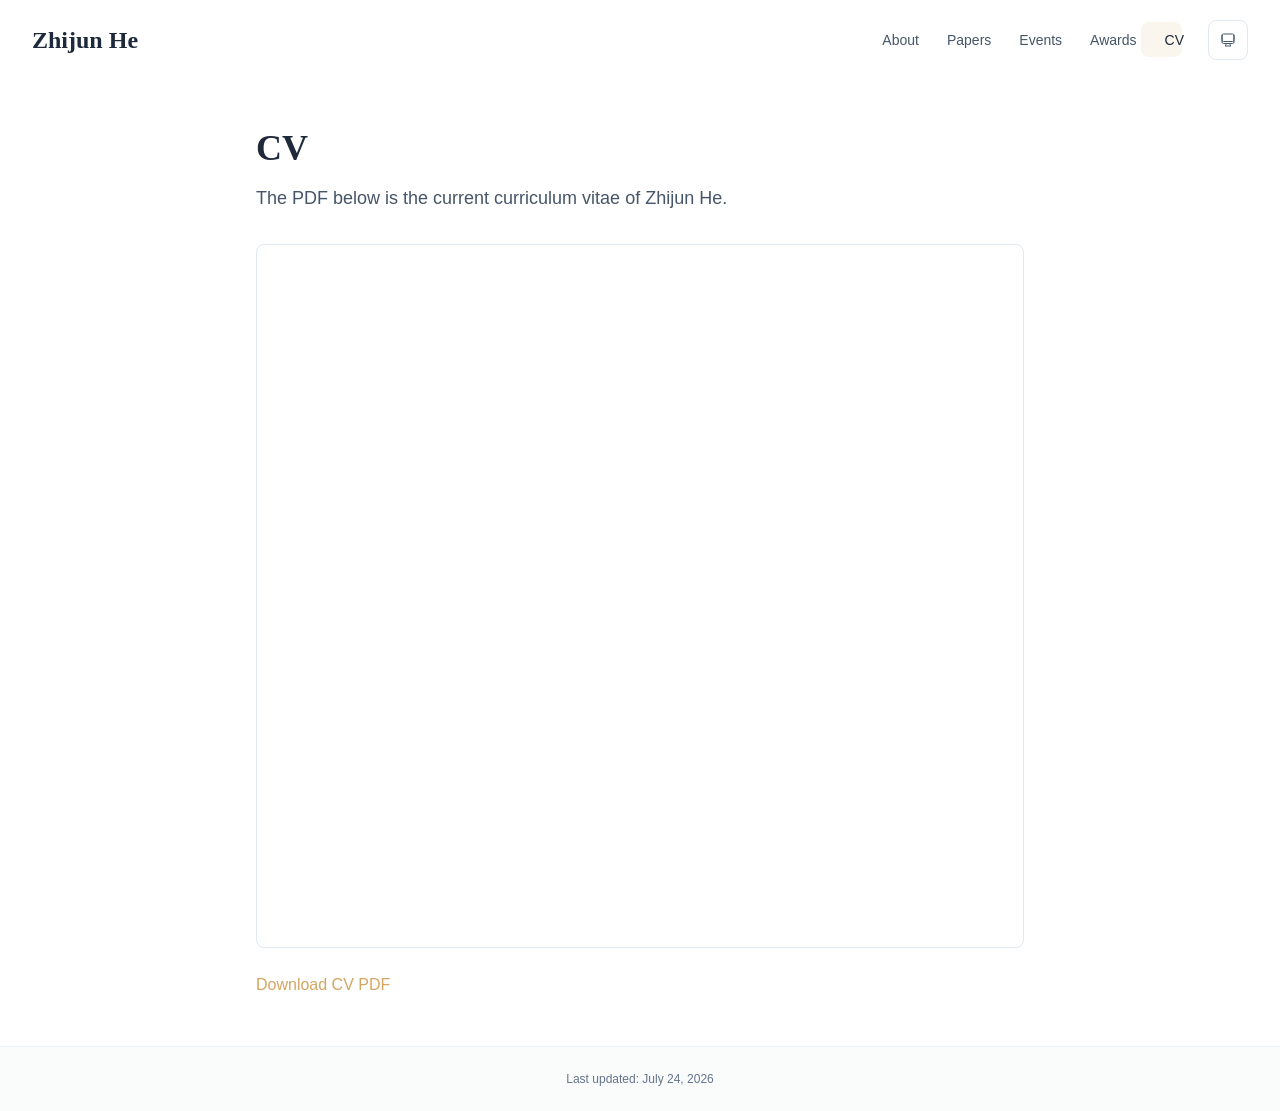
<file: cv/index.html>
<!DOCTYPE html><html lang="en" class="scroll-smooth"><head><meta charSet="utf-8"/><meta name="viewport" content="width=device-width, initial-scale=1"/><link rel="stylesheet" href="/_next/static/css/68517e2e4a56dd2e.css" data-precedence="next"/><link rel="preload" as="script" fetchPriority="low" href="/_next/static/chunks/webpack-f4491ab139e2017f.js"/><script src="/_next/static/chunks/10831a6d-363c445097e5c85f.js" async=""></script><script src="/_next/static/chunks/607-e169f7eeaad89df0.js" async=""></script><script src="/_next/static/chunks/main-app-b8ef87c29e5417ee.js" async=""></script><script src="/_next/static/chunks/822-b21b2c1689e9319c.js" async=""></script><script src="/_next/static/chunks/645-9e1db8589b8c5985.js" async=""></script><script src="/_next/static/chunks/158-9ba175bbd6dd3bfe.js" async=""></script><script src="/_next/static/chunks/app/layout-f84a601962618394.js" async=""></script><script src="/_next/static/chunks/696-cf7bfd62447150fd.js" async=""></script><script src="/_next/static/chunks/302-ed007c8b52cd1eb8.js" async=""></script><script src="/_next/static/chunks/app/%5Bslug%5D/page-146535a35816acf0.js" async=""></script><link rel="icon" href="/favicon.svg" type="image/svg+xml"/><script>
              try {
                const theme = localStorage.getItem('theme-storage');
                const parsed = theme ? JSON.parse(theme) : null;
                const setting = parsed?.state?.theme || 'system';
                const prefersDark = typeof window !== 'undefined' && window.matchMedia && window.matchMedia('(prefers-color-scheme: dark)').matches;
                const effective = setting === 'dark' ? 'dark' : (setting === 'light' ? 'light' : (prefersDark ? 'dark' : 'light'));
                var root = document.documentElement;
                root.classList.add(effective);
                root.setAttribute('data-theme', effective);
              } catch (e) {
                var root = document.documentElement;
                root.classList.add('light');
                root.setAttribute('data-theme', 'light');
              }
            </script><script>
    try {
      const cfg = {"enabled":false,"locales":["en"],"defaultLocale":"en","mode":"fixed","fixedLocale":"en","persist":false,"switcher":false,"labels":{"en":"English"}};
      const storageKey = 'locale-storage';
      const normalize = (value) => typeof value === 'string' ? value.trim().replace('_', '-').toLowerCase() : '';
      const matchLocale = (candidate) => {
        const normalized = normalize(candidate);
        if (!normalized) return null;
        if (cfg.locales.includes(normalized)) return normalized;
        const language = normalized.split('-')[0];
        if (cfg.locales.includes(language)) return language;
        return null;
      };

      let resolved = null;

      if (!cfg.enabled) {
        resolved = cfg.defaultLocale;
      } else if (cfg.persist) {
        resolved = matchLocale(localStorage.getItem(storageKey));
      }

      if (!resolved) {
        if (cfg.mode === 'fixed') {
          resolved = cfg.fixedLocale;
        } else {
          resolved = matchLocale(navigator.language);
        }
      }

      if (!resolved) {
        resolved = cfg.defaultLocale;
      }

      const root = document.documentElement;
      root.lang = resolved;
      root.setAttribute('data-locale', resolved);

      if (cfg.persist) {
        localStorage.setItem(storageKey, resolved);
      }
    } catch (e) {
      const root = document.documentElement;
      root.lang = 'en';
      root.setAttribute('data-locale', 'en');
    }
  </script><title>CV | Zhijun He</title><meta name="description" content="The PDF below is the current curriculum vitae of Zhijun He."/><meta name="author" content="Zhijun He"/><meta name="keywords" content="Zhijun He,Digital Health,AI in Healthcare,Research,Sun Yat-sen University"/><meta name="creator" content="Zhijun He"/><meta name="publisher" content="Zhijun He"/><meta property="og:title" content="Zhijun He"/><meta property="og:description" content="Personal academic website of Zhijun He."/><meta property="og:site_name" content="Zhijun He&#x27;s Academic Website"/><meta property="og:locale" content="en_US"/><meta property="og:type" content="website"/><meta name="twitter:card" content="summary"/><meta name="twitter:title" content="Zhijun He"/><meta name="twitter:description" content="Personal academic website of Zhijun He."/><link rel="icon" href="/favicon.svg"/><script>document.querySelectorAll('body link[rel="icon"], body link[rel="apple-touch-icon"]').forEach(el => document.head.appendChild(el))</script><script src="/_next/static/chunks/polyfills-42372ed130431b0a.js" noModule=""></script></head><body class="font-sans antialiased"><div style="visibility:hidden"><nav class="fixed top-0 left-0 right-0 z-50" data-headlessui-state=""><div class="transition-all duration-300 ease-out bg-transparent" style="transform:translateY(-100px)"><div class="max-w-7xl mx-auto px-4 sm:px-6 lg:px-8"><div class="flex justify-between items-center h-16 lg:h-20"><div class="flex-shrink-0" tabindex="0"><a class="text-xl lg:text-2xl font-serif font-semibold text-primary hover:text-accent transition-colors duration-200" href="/">Zhijun He</a></div><div class="hidden lg:block"><div class="ml-10 flex items-center space-x-3"><div class="relative flex items-baseline space-x-1"><a data-nav-href="/" class="relative px-3 py-2 text-sm font-medium rounded-lg transition-colors duration-150 text-neutral-600" href="/">About</a><a data-nav-href="/publications" class="relative px-3 py-2 text-sm font-medium rounded-lg transition-colors duration-150 text-neutral-600" href="/publications/">Papers</a><a data-nav-href="/events" class="relative px-3 py-2 text-sm font-medium rounded-lg transition-colors duration-150 text-neutral-600" href="/events/">Events</a><a data-nav-href="/awards" class="relative px-3 py-2 text-sm font-medium rounded-lg transition-colors duration-150 text-neutral-600" href="/awards/">Awards</a><a data-nav-href="/cv" class="relative px-3 py-2 text-sm font-medium rounded-lg transition-colors duration-150 text-primary" href="/cv/">CV</a></div><div class="flex items-center justify-center w-10 h-10 rounded-lg border border-neutral-200 dark:border-[rgba(148,163,184,0.24)] bg-background dark:bg-neutral-800"><div class="w-4 h-4 rounded-full bg-neutral-300 animate-pulse"></div></div></div></div><div class="lg:hidden flex items-center space-x-2"><div class="flex items-center justify-center w-10 h-10 rounded-lg border border-neutral-200 dark:border-[rgba(148,163,184,0.24)] bg-background dark:bg-neutral-800"><div class="w-4 h-4 rounded-full bg-neutral-300 animate-pulse"></div></div><button class="inline-flex items-center justify-center p-2 rounded-md text-neutral-600 hover:text-primary hover:bg-neutral-100 dark:hover:bg-neutral-800 focus:outline-none focus:ring-2 focus:ring-inset focus:ring-accent transition-colors duration-200" id="headlessui-disclosure-button-«R7pdb»" type="button" aria-expanded="false" data-headlessui-state=""><span class="sr-only">Open main menu</span><div><svg xmlns="http://www.w3.org/2000/svg" fill="none" viewBox="0 0 24 24" stroke-width="1.5" stroke="currentColor" aria-hidden="true" data-slot="icon" class="block h-6 w-6"><path stroke-linecap="round" stroke-linejoin="round" d="M3.75 6.75h16.5M3.75 12h16.5m-16.5 5.25h16.5"></path></svg></div></button></div></div></div></div></nav><main class="min-h-screen pt-16 lg:pt-20"><div class="max-w-4xl mx-auto px-4 sm:px-6 lg:px-8 py-12"><div class="max-w-3xl mx-auto" style="opacity:0;transform:translateY(20px)"><h1 class="text-4xl font-serif font-bold text-primary mb-4">CV</h1><p class="text-lg text-neutral-600 dark:text-neutral-500 mb-8 max-w-2xl">The PDF below is the current curriculum vitae of Zhijun He.</p><div class="text-neutral-700 dark:text-neutral-600 leading-relaxed"><div class="mb-6 overflow-hidden rounded-lg border border-neutral-200 dark:border-neutral-800 bg-white dark:bg-neutral-900"><iframe src="/cv/Zhijun-He-CV.pdf" title="CV PDF" class="h-[78vh] min-h-[640px] w-full"></iframe></div><p class="mb-4 last:mb-0"><a href="/cv/Zhijun-He-CV.pdf" node="[object Object]" target="_blank" rel="noopener noreferrer" class="text-accent font-medium transition-all duration-200 rounded hover:bg-accent/10 hover:shadow-sm">Download CV PDF</a></p></div></div></div><!--$--><!--/$--><!--$--><!--/$--></main><footer class="border-t border-neutral-200/50 bg-neutral-50/50 dark:bg-neutral-900/50 dark:border-neutral-700/50"><div class="max-w-6xl mx-auto px-4 sm:px-6 lg:px-8 py-6"><div class="flex items-center justify-center"><p class="text-xs text-neutral-500">Last updated<!-- -->: <!-- -->July 24, 2026</p></div></div></footer></div><script src="/_next/static/chunks/webpack-f4491ab139e2017f.js" async=""></script><script>(self.__next_f=self.__next_f||[]).push([0])</script><script>self.__next_f.push([1,"1:\"$Sreact.fragment\"\n3:I[5741,[\"822\",\"static/chunks/822-b21b2c1689e9319c.js\",\"645\",\"static/chunks/645-9e1db8589b8c5985.js\",\"158\",\"static/chunks/158-9ba175bbd6dd3bfe.js\",\"177\",\"static/chunks/app/layout-f84a601962618394.js\"],\"ThemeProvider\"]\n4:I[7378,[\"822\",\"static/chunks/822-b21b2c1689e9319c.js\",\"645\",\"static/chunks/645-9e1db8589b8c5985.js\",\"158\",\"static/chunks/158-9ba175bbd6dd3bfe.js\",\"177\",\"static/chunks/app/layout-f84a601962618394.js\"],\"LocaleProvider\"]\n5:I[2465,[\"822\",\"static/chunks/822-b21b2c1689e9319c.js\",\"645\",\"static/chunks/645-9e1db8589b8c5985.js\",\"158\",\"static/chunks/158-9ba175bbd6dd3bfe.js\",\"177\",\"static/chunks/app/layout-f84a601962618394.js\"],\"default\"]\n6:I[6908,[],\"\"]\n7:I[8026,[],\"\"]\n8:I[338,[\"822\",\"static/chunks/822-b21b2c1689e9319c.js\",\"645\",\"static/chunks/645-9e1db8589b8c5985.js\",\"158\",\"static/chunks/158-9ba175bbd6dd3bfe.js\",\"177\",\"static/chunks/app/layout-f84a601962618394.js\"],\"default\"]\na:I[2252,[],\"MetadataBoundary\"]\nc:I[2252,[],\"OutletBoundary\"]\nf:I[4820,[],\"AsyncMetadataOutlet\"]\n11:I[2252,[],\"ViewportBoundary\"]\n13:I[259,[],\"\"]\n:HL[\"/_next/static/css/68517e2e4a56dd2e.css\",\"style\"]\n2:T5c8,\n    try {\n      const cfg = {\"enabled\":false,\"locales\":[\"en\"],\"defaultLocale\":\"en\",\"mode\":\"fixed\",\"fixedLocale\":\"en\",\"persist\":false,\"switcher\":false,\"labels\":{\"en\":\"English\"}};\n      const storageKey = 'locale-storage';\n      const normalize = (value) =\u003e typeof value === 'string' ? value.trim().replace('_', '-').toLowerCase() : '';\n      const matchLocale = (candidate) =\u003e {\n        const normalized = normalize(candidate);\n        if (!normalized) return null;\n        if (cfg.locales.includes(normalized)) return normalized;\n        const language = normalized.split('-')[0];\n        if (cfg.locales.includes(language)) return language;\n        return null;\n      };\n\n      let resolved = null;\n\n      if (!cfg.enabled) {\n        resolved = cfg.defaultLocale;\n      } else if (cfg.persist) {\n        resolved = matchLocale(localStorage.getItem(storageKey));\n      }\n\n      if (!resolved) {\n        if (cfg.mode === 'fi"])</script><script>self.__next_f.push([1,"xed') {\n          resolved = cfg.fixedLocale;\n        } else {\n          resolved = matchLocale(navigator.language);\n        }\n      }\n\n      if (!resolved) {\n        resolved = cfg.defaultLocale;\n      }\n\n      const root = document.documentElement;\n      root.lang = resolved;\n      root.setAttribute('data-locale', resolved);\n\n      if (cfg.persist) {\n        localStorage.setItem(storageKey, resolved);\n      }\n    } catch (e) {\n      const root = document.documentElement;\n      root.lang = 'en';\n      root.setAttribute('data-locale', 'en');\n    }\n  "])</script><script>self.__next_f.push([1,"0:{\"P\":null,\"b\":\"01oB6MNGHe0H9U7nbXUdm\",\"p\":\"\",\"c\":[\"\",\"cv\",\"\"],\"i\":false,\"f\":[[[\"\",{\"children\":[[\"slug\",\"cv\",\"d\"],{\"children\":[\"__PAGE__\",{}]}]},\"$undefined\",\"$undefined\",true],[\"\",[\"$\",\"$1\",\"c\",{\"children\":[[[\"$\",\"link\",\"0\",{\"rel\":\"stylesheet\",\"href\":\"/_next/static/css/68517e2e4a56dd2e.css\",\"precedence\":\"next\",\"crossOrigin\":\"$undefined\",\"nonce\":\"$undefined\"}]],[\"$\",\"html\",null,{\"lang\":\"en\",\"className\":\"scroll-smooth\",\"suppressHydrationWarning\":true,\"children\":[[\"$\",\"head\",null,{\"children\":[[\"$\",\"link\",null,{\"rel\":\"icon\",\"href\":\"/favicon.svg\",\"type\":\"image/svg+xml\"}],[\"$\",\"script\",null,{\"dangerouslySetInnerHTML\":{\"__html\":\"\\n              try {\\n                const theme = localStorage.getItem('theme-storage');\\n                const parsed = theme ? JSON.parse(theme) : null;\\n                const setting = parsed?.state?.theme || 'system';\\n                const prefersDark = typeof window !== 'undefined' \u0026\u0026 window.matchMedia \u0026\u0026 window.matchMedia('(prefers-color-scheme: dark)').matches;\\n                const effective = setting === 'dark' ? 'dark' : (setting === 'light' ? 'light' : (prefersDark ? 'dark' : 'light'));\\n                var root = document.documentElement;\\n                root.classList.add(effective);\\n                root.setAttribute('data-theme', effective);\\n              } catch (e) {\\n                var root = document.documentElement;\\n                root.classList.add('light');\\n                root.setAttribute('data-theme', 'light');\\n              }\\n            \"}}],[\"$\",\"script\",null,{\"dangerouslySetInnerHTML\":{\"__html\":\"$2\"}}]]}],[\"$\",\"body\",null,{\"className\":\"font-sans antialiased\",\"children\":[\"$\",\"$L3\",null,{\"children\":[\"$\",\"$L4\",null,{\"config\":{\"enabled\":false,\"locales\":[\"en\"],\"defaultLocale\":\"en\",\"mode\":\"fixed\",\"fixedLocale\":\"en\",\"persist\":false,\"switcher\":false,\"labels\":{\"en\":\"English\"}},\"children\":[[\"$\",\"$L5\",null,{\"items\":[{\"title\":\"About\",\"type\":\"page\",\"target\":\"about\",\"href\":\"/\"},{\"title\":\"Papers\",\"type\":\"page\",\"target\":\"publications\",\"href\":\"/publications\"},{\"title\":\"Events\",\"type\":\"page\",\"target\":\"events\",\"href\":\"/events\"},{\"title\":\"Awards\",\"type\":\"page\",\"target\":\"awards\",\"href\":\"/awards\"},{\"title\":\"CV\",\"type\":\"page\",\"target\":\"cv\",\"href\":\"/cv\"}],\"siteTitle\":\"Zhijun He\",\"enableOnePageMode\":false,\"i18n\":\"$0:f:0:1:1:props:children:1:props:children:1:props:children:props:children:props:config\",\"itemsByLocale\":{\"en\":[{\"title\":\"About\",\"type\":\"page\",\"target\":\"about\",\"href\":\"/\"},{\"title\":\"Papers\",\"type\":\"page\",\"target\":\"publications\",\"href\":\"/publications\"},{\"title\":\"Events\",\"type\":\"page\",\"target\":\"events\",\"href\":\"/events\"},{\"title\":\"Awards\",\"type\":\"page\",\"target\":\"awards\",\"href\":\"/awards\"},{\"title\":\"CV\",\"type\":\"page\",\"target\":\"cv\",\"href\":\"/cv\"}]},\"siteTitleByLocale\":{\"en\":\"Zhijun He\"}}],[\"$\",\"main\",null,{\"className\":\"min-h-screen pt-16 lg:pt-20\",\"children\":[\"$\",\"$L6\",null,{\"parallelRouterKey\":\"children\",\"error\":\"$undefined\",\"errorStyles\":\"$undefined\",\"errorScripts\":\"$undefined\",\"template\":[\"$\",\"$L7\",null,{}],\"templateStyles\":\"$undefined\",\"templateScripts\":\"$undefined\",\"notFound\":[[[\"$\",\"title\",null,{\"children\":\"404: This page could not be found.\"}],[\"$\",\"div\",null,{\"style\":{\"fontFamily\":\"system-ui,\\\"Segoe UI\\\",Roboto,Helvetica,Arial,sans-serif,\\\"Apple Color Emoji\\\",\\\"Segoe UI Emoji\\\"\",\"height\":\"100vh\",\"textAlign\":\"center\",\"display\":\"flex\",\"flexDirection\":\"column\",\"alignItems\":\"center\",\"justifyContent\":\"center\"},\"children\":[\"$\",\"div\",null,{\"children\":[[\"$\",\"style\",null,{\"dangerouslySetInnerHTML\":{\"__html\":\"body{color:#000;background:#fff;margin:0}.next-error-h1{border-right:1px solid rgba(0,0,0,.3)}@media (prefers-color-scheme:dark){body{color:#fff;background:#000}.next-error-h1{border-right:1px solid rgba(255,255,255,.3)}}\"}}],[\"$\",\"h1\",null,{\"className\":\"next-error-h1\",\"style\":{\"display\":\"inline-block\",\"margin\":\"0 20px 0 0\",\"padding\":\"0 23px 0 0\",\"fontSize\":24,\"fontWeight\":500,\"verticalAlign\":\"top\",\"lineHeight\":\"49px\"},\"children\":404}],[\"$\",\"div\",null,{\"style\":{\"display\":\"inline-block\"},\"children\":[\"$\",\"h2\",null,{\"style\":{\"fontSize\":14,\"fontWeight\":400,\"lineHeight\":\"49px\",\"margin\":0},\"children\":\"This page could not be found.\"}]}]]}]}]],[]],\"forbidden\":\"$undefined\",\"unauthorized\":\"$undefined\"}]}],[\"$\",\"$L8\",null,{\"lastUpdated\":\"July 24, 2026\",\"lastUpdatedByLocale\":{\"en\":\"July 24, 2026\"},\"defaultLocale\":\"en\"}]]}]}]}]]}]]}],{\"children\":[[\"slug\",\"cv\",\"d\"],[\"$\",\"$1\",\"c\",{\"children\":[null,[\"$\",\"$L6\",null,{\"parallelRouterKey\":\"children\",\"error\":\"$undefined\",\"errorStyles\":\"$undefined\",\"errorScripts\":\"$undefined\",\"template\":[\"$\",\"$L7\",null,{}],\"templateStyles\":\"$undefined\",\"templateScripts\":\"$undefined\",\"notFound\":\"$undefined\",\"forbidden\":\"$undefined\",\"unauthorized\":\"$undefined\"}]]}],{\"children\":[\"__PAGE__\",[\"$\",\"$1\",\"c\",{\"children\":[\"$L9\",[\"$\",\"$La\",null,{\"children\":\"$Lb\"}],null,[\"$\",\"$Lc\",null,{\"children\":[\"$Ld\",\"$Le\",[\"$\",\"$Lf\",null,{\"promise\":\"$@10\"}]]}]]}],{},null,false]},null,false]},null,false],[\"$\",\"$1\",\"h\",{\"children\":[null,[\"$\",\"$1\",\"Jy_qw2KrmB7LbzhOrbJYz\",{\"children\":[[\"$\",\"$L11\",null,{\"children\":\"$L12\"}],null]}],null]}],false]],\"m\":\"$undefined\",\"G\":[\"$13\",\"$undefined\"],\"s\":false,\"S\":true}\n"])</script><script>self.__next_f.push([1,"14:\"$Sreact.suspense\"\n15:I[4820,[],\"AsyncMetadata\"]\n17:I[644,[\"822\",\"static/chunks/822-b21b2c1689e9319c.js\",\"696\",\"static/chunks/696-cf7bfd62447150fd.js\",\"302\",\"static/chunks/302-ed007c8b52cd1eb8.js\",\"182\",\"static/chunks/app/%5Bslug%5D/page-146535a35816acf0.js\"],\"default\"]\nb:[\"$\",\"$14\",null,{\"fallback\":null,\"children\":[\"$\",\"$L15\",null,{\"promise\":\"$@16\"}]}]\n9:[\"$\",\"$L17\",null,{\"dataByLocale\":{\"en\":{\"type\":\"text\",\"config\":{\"type\":\"text\",\"title\":\"CV\",\"description\":\"The PDF below is the current curriculum vitae of Zhijun He.\",\"source\":\"cv.md\",\"pdf_url\":\"/cv/Zhijun-He-CV.pdf\"},\"content\":\"[Download CV PDF](/cv/Zhijun-He-CV.pdf)\\n\"}},\"defaultLocale\":\"en\"}]\n"])</script><script>self.__next_f.push([1,"e:null\n"])</script><script>self.__next_f.push([1,"12:[[\"$\",\"meta\",\"0\",{\"charSet\":\"utf-8\"}],[\"$\",\"meta\",\"1\",{\"name\":\"viewport\",\"content\":\"width=device-width, initial-scale=1\"}]]\nd:null\n"])</script><script>self.__next_f.push([1,"16:{\"metadata\":[[\"$\",\"title\",\"0\",{\"children\":\"CV | Zhijun He\"}],[\"$\",\"meta\",\"1\",{\"name\":\"description\",\"content\":\"The PDF below is the current curriculum vitae of Zhijun He.\"}],[\"$\",\"meta\",\"2\",{\"name\":\"author\",\"content\":\"Zhijun He\"}],[\"$\",\"meta\",\"3\",{\"name\":\"keywords\",\"content\":\"Zhijun He,Digital Health,AI in Healthcare,Research,Sun Yat-sen University\"}],[\"$\",\"meta\",\"4\",{\"name\":\"creator\",\"content\":\"Zhijun He\"}],[\"$\",\"meta\",\"5\",{\"name\":\"publisher\",\"content\":\"Zhijun He\"}],[\"$\",\"meta\",\"6\",{\"property\":\"og:title\",\"content\":\"Zhijun He\"}],[\"$\",\"meta\",\"7\",{\"property\":\"og:description\",\"content\":\"Personal academic website of Zhijun He.\"}],[\"$\",\"meta\",\"8\",{\"property\":\"og:site_name\",\"content\":\"Zhijun He's Academic Website\"}],[\"$\",\"meta\",\"9\",{\"property\":\"og:locale\",\"content\":\"en_US\"}],[\"$\",\"meta\",\"10\",{\"property\":\"og:type\",\"content\":\"website\"}],[\"$\",\"meta\",\"11\",{\"name\":\"twitter:card\",\"content\":\"summary\"}],[\"$\",\"meta\",\"12\",{\"name\":\"twitter:title\",\"content\":\"Zhijun He\"}],[\"$\",\"meta\",\"13\",{\"name\":\"twitter:description\",\"content\":\"Personal academic website of Zhijun He.\"}],[\"$\",\"link\",\"14\",{\"rel\":\"icon\",\"href\":\"/favicon.svg\"}]],\"error\":null,\"digest\":\"$undefined\"}\n10:{\"metadata\":\"$16:metadata\",\"error\":null,\"digest\":\"$undefined\"}\n"])</script></body></html>
</file>
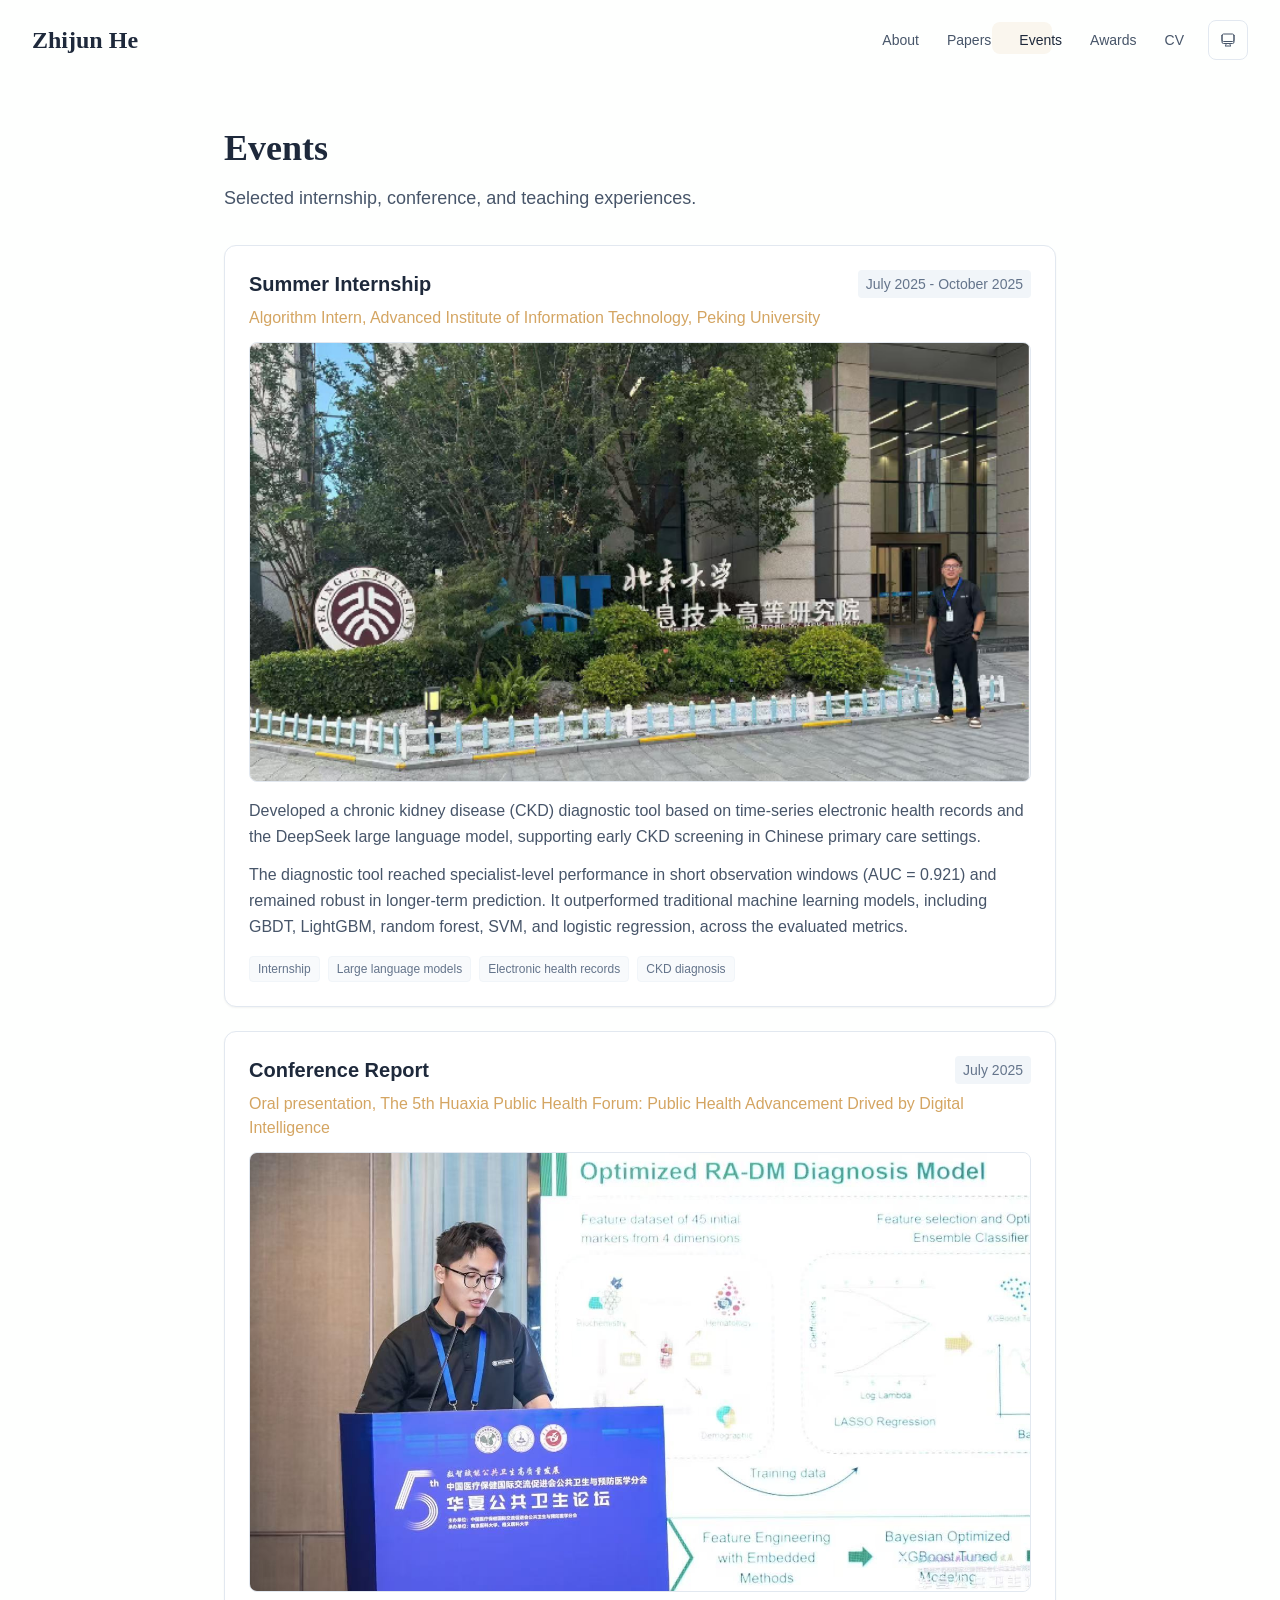
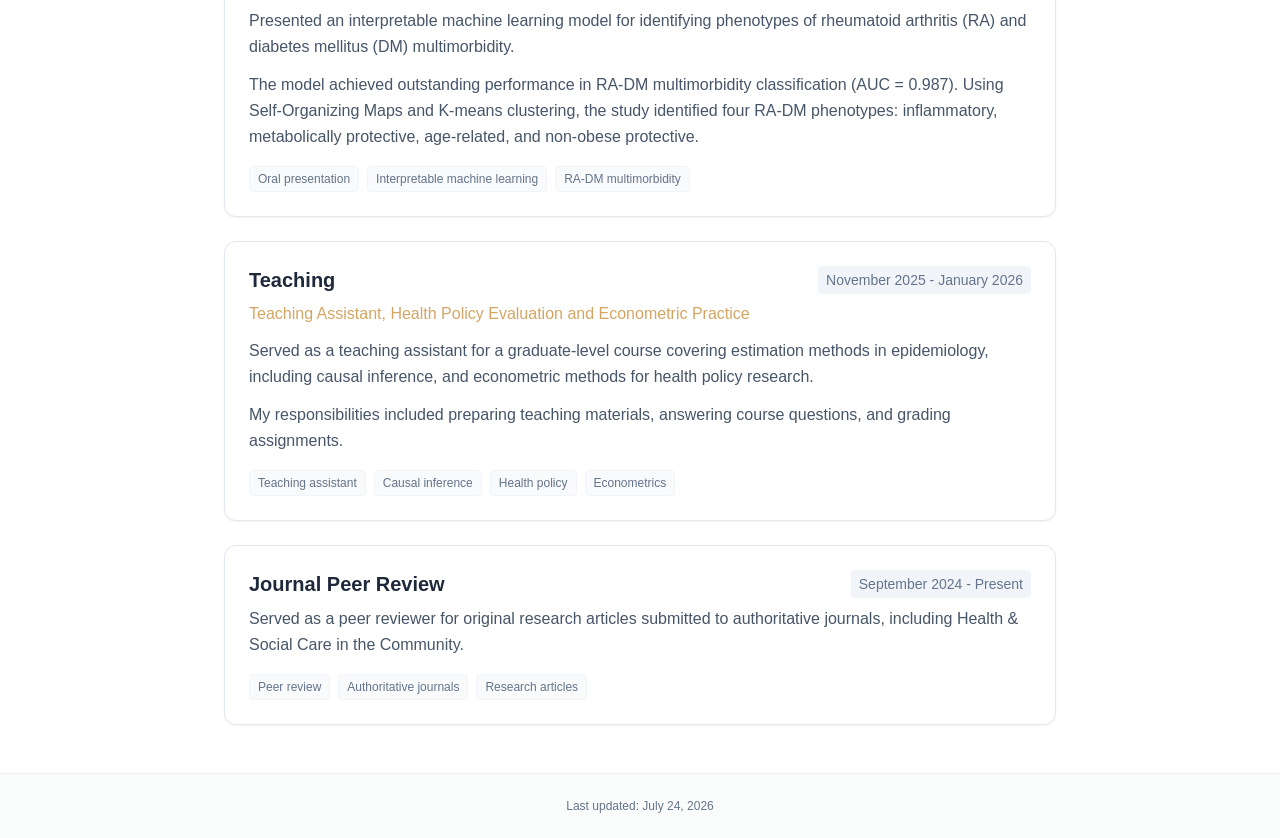
<file: events/index.html>
<!DOCTYPE html><html lang="en" class="scroll-smooth"><head><meta charSet="utf-8"/><meta name="viewport" content="width=device-width, initial-scale=1"/><link rel="stylesheet" href="/_next/static/css/68517e2e4a56dd2e.css" data-precedence="next"/><link rel="preload" as="script" fetchPriority="low" href="/_next/static/chunks/webpack-f4491ab139e2017f.js"/><script src="/_next/static/chunks/10831a6d-363c445097e5c85f.js" async=""></script><script src="/_next/static/chunks/607-e169f7eeaad89df0.js" async=""></script><script src="/_next/static/chunks/main-app-b8ef87c29e5417ee.js" async=""></script><script src="/_next/static/chunks/822-b21b2c1689e9319c.js" async=""></script><script src="/_next/static/chunks/645-9e1db8589b8c5985.js" async=""></script><script src="/_next/static/chunks/158-9ba175bbd6dd3bfe.js" async=""></script><script src="/_next/static/chunks/app/layout-f84a601962618394.js" async=""></script><script src="/_next/static/chunks/696-cf7bfd62447150fd.js" async=""></script><script src="/_next/static/chunks/302-ed007c8b52cd1eb8.js" async=""></script><script src="/_next/static/chunks/app/%5Bslug%5D/page-146535a35816acf0.js" async=""></script><link rel="icon" href="/favicon.svg" type="image/svg+xml"/><script>
              try {
                const theme = localStorage.getItem('theme-storage');
                const parsed = theme ? JSON.parse(theme) : null;
                const setting = parsed?.state?.theme || 'system';
                const prefersDark = typeof window !== 'undefined' && window.matchMedia && window.matchMedia('(prefers-color-scheme: dark)').matches;
                const effective = setting === 'dark' ? 'dark' : (setting === 'light' ? 'light' : (prefersDark ? 'dark' : 'light'));
                var root = document.documentElement;
                root.classList.add(effective);
                root.setAttribute('data-theme', effective);
              } catch (e) {
                var root = document.documentElement;
                root.classList.add('light');
                root.setAttribute('data-theme', 'light');
              }
            </script><script>
    try {
      const cfg = {"enabled":false,"locales":["en"],"defaultLocale":"en","mode":"fixed","fixedLocale":"en","persist":false,"switcher":false,"labels":{"en":"English"}};
      const storageKey = 'locale-storage';
      const normalize = (value) => typeof value === 'string' ? value.trim().replace('_', '-').toLowerCase() : '';
      const matchLocale = (candidate) => {
        const normalized = normalize(candidate);
        if (!normalized) return null;
        if (cfg.locales.includes(normalized)) return normalized;
        const language = normalized.split('-')[0];
        if (cfg.locales.includes(language)) return language;
        return null;
      };

      let resolved = null;

      if (!cfg.enabled) {
        resolved = cfg.defaultLocale;
      } else if (cfg.persist) {
        resolved = matchLocale(localStorage.getItem(storageKey));
      }

      if (!resolved) {
        if (cfg.mode === 'fixed') {
          resolved = cfg.fixedLocale;
        } else {
          resolved = matchLocale(navigator.language);
        }
      }

      if (!resolved) {
        resolved = cfg.defaultLocale;
      }

      const root = document.documentElement;
      root.lang = resolved;
      root.setAttribute('data-locale', resolved);

      if (cfg.persist) {
        localStorage.setItem(storageKey, resolved);
      }
    } catch (e) {
      const root = document.documentElement;
      root.lang = 'en';
      root.setAttribute('data-locale', 'en');
    }
  </script><title>Events | Zhijun He</title><meta name="description" content="Selected internship, conference, and teaching experiences."/><meta name="author" content="Zhijun He"/><meta name="keywords" content="Zhijun He,Digital Health,AI in Healthcare,Research,Sun Yat-sen University"/><meta name="creator" content="Zhijun He"/><meta name="publisher" content="Zhijun He"/><meta property="og:title" content="Zhijun He"/><meta property="og:description" content="Personal academic website of Zhijun He."/><meta property="og:site_name" content="Zhijun He&#x27;s Academic Website"/><meta property="og:locale" content="en_US"/><meta property="og:type" content="website"/><meta name="twitter:card" content="summary"/><meta name="twitter:title" content="Zhijun He"/><meta name="twitter:description" content="Personal academic website of Zhijun He."/><link rel="icon" href="/favicon.svg"/><script>document.querySelectorAll('body link[rel="icon"], body link[rel="apple-touch-icon"]').forEach(el => document.head.appendChild(el))</script><script src="/_next/static/chunks/polyfills-42372ed130431b0a.js" noModule=""></script></head><body class="font-sans antialiased"><div style="visibility:hidden"><nav class="fixed top-0 left-0 right-0 z-50" data-headlessui-state=""><div class="transition-all duration-300 ease-out bg-transparent" style="transform:translateY(-100px)"><div class="max-w-7xl mx-auto px-4 sm:px-6 lg:px-8"><div class="flex justify-between items-center h-16 lg:h-20"><div class="flex-shrink-0" tabindex="0"><a class="text-xl lg:text-2xl font-serif font-semibold text-primary hover:text-accent transition-colors duration-200" href="/">Zhijun He</a></div><div class="hidden lg:block"><div class="ml-10 flex items-center space-x-3"><div class="relative flex items-baseline space-x-1"><a data-nav-href="/" class="relative px-3 py-2 text-sm font-medium rounded-lg transition-colors duration-150 text-neutral-600" href="/">About</a><a data-nav-href="/publications" class="relative px-3 py-2 text-sm font-medium rounded-lg transition-colors duration-150 text-neutral-600" href="/publications/">Papers</a><a data-nav-href="/events" class="relative px-3 py-2 text-sm font-medium rounded-lg transition-colors duration-150 text-primary" href="/events/">Events</a><a data-nav-href="/awards" class="relative px-3 py-2 text-sm font-medium rounded-lg transition-colors duration-150 text-neutral-600" href="/awards/">Awards</a><a data-nav-href="/cv" class="relative px-3 py-2 text-sm font-medium rounded-lg transition-colors duration-150 text-neutral-600" href="/cv/">CV</a></div><div class="flex items-center justify-center w-10 h-10 rounded-lg border border-neutral-200 dark:border-[rgba(148,163,184,0.24)] bg-background dark:bg-neutral-800"><div class="w-4 h-4 rounded-full bg-neutral-300 animate-pulse"></div></div></div></div><div class="lg:hidden flex items-center space-x-2"><div class="flex items-center justify-center w-10 h-10 rounded-lg border border-neutral-200 dark:border-[rgba(148,163,184,0.24)] bg-background dark:bg-neutral-800"><div class="w-4 h-4 rounded-full bg-neutral-300 animate-pulse"></div></div><button class="inline-flex items-center justify-center p-2 rounded-md text-neutral-600 hover:text-primary hover:bg-neutral-100 dark:hover:bg-neutral-800 focus:outline-none focus:ring-2 focus:ring-inset focus:ring-accent transition-colors duration-200" id="headlessui-disclosure-button-«R7pdb»" type="button" aria-expanded="false" data-headlessui-state=""><span class="sr-only">Open main menu</span><div><svg xmlns="http://www.w3.org/2000/svg" fill="none" viewBox="0 0 24 24" stroke-width="1.5" stroke="currentColor" aria-hidden="true" data-slot="icon" class="block h-6 w-6"><path stroke-linecap="round" stroke-linejoin="round" d="M3.75 6.75h16.5M3.75 12h16.5m-16.5 5.25h16.5"></path></svg></div></button></div></div></div></div></nav><main class="min-h-screen pt-16 lg:pt-20"><div class="max-w-4xl mx-auto px-4 sm:px-6 lg:px-8 py-12"><div style="opacity:0;transform:translateY(20px)"><div class="mb-8"><h1 class="text-4xl font-serif font-bold text-primary mb-4">Events</h1><div class="text-lg text-neutral-600 dark:text-neutral-500 max-w-2xl leading-relaxed"><p class="mb-3 last:mb-0">Selected internship, conference, and teaching experiences.</p></div></div><div class="grid gap-6"><div class="bg-white dark:bg-neutral-900 p-6 rounded-xl shadow-sm border border-neutral-200 dark:border-neutral-800 hover:shadow-lg transition-all duration-200 hover:scale-[1.01]" style="opacity:0;transform:translateY(20px)"><div class="flex justify-between items-start mb-2"><h3 class="text-xl font-semibold text-primary">Summer Internship</h3><span class="text-sm text-neutral-500 font-medium bg-neutral-100 dark:bg-neutral-800 px-2 py-1 rounded">July 2025 - October 2025</span></div><p class="text-base text-accent font-medium mb-3">Algorithm Intern, Advanced Institute of Information Technology, Peking University</p><div class="relative mb-4 aspect-[16/9] overflow-hidden rounded-lg border border-neutral-200 bg-neutral-50 dark:border-neutral-800 dark:bg-neutral-800"><img alt="Summer Internship" loading="lazy" decoding="async" data-nimg="fill" class="object-cover" style="position:absolute;height:100%;width:100%;left:0;top:0;right:0;bottom:0;color:transparent" src="/events/summer-internship.png"/></div><div class="text-base text-neutral-600 dark:text-neutral-500 leading-relaxed"><p class="mb-3 last:mb-0">Developed a chronic kidney disease (CKD) diagnostic tool based on time-series electronic health records and the DeepSeek large language model, supporting early CKD screening in Chinese primary care settings.</p>
<p class="mb-3 last:mb-0">The diagnostic tool reached specialist-level performance in short observation windows (AUC = 0.921) and remained robust in longer-term prediction. It outperformed traditional machine learning models, including GBDT, LightGBM, random forest, SVM, and logistic regression, across the evaluated metrics.</p></div><div class="flex flex-wrap gap-2 mt-4"><span class="text-xs text-neutral-500 bg-neutral-50 dark:bg-neutral-800/50 px-2 py-1 rounded border border-neutral-100 dark:border-neutral-800">Internship</span><span class="text-xs text-neutral-500 bg-neutral-50 dark:bg-neutral-800/50 px-2 py-1 rounded border border-neutral-100 dark:border-neutral-800">Large language models</span><span class="text-xs text-neutral-500 bg-neutral-50 dark:bg-neutral-800/50 px-2 py-1 rounded border border-neutral-100 dark:border-neutral-800">Electronic health records</span><span class="text-xs text-neutral-500 bg-neutral-50 dark:bg-neutral-800/50 px-2 py-1 rounded border border-neutral-100 dark:border-neutral-800">CKD diagnosis</span></div></div><div class="bg-white dark:bg-neutral-900 p-6 rounded-xl shadow-sm border border-neutral-200 dark:border-neutral-800 hover:shadow-lg transition-all duration-200 hover:scale-[1.01]" style="opacity:0;transform:translateY(20px)"><div class="flex justify-between items-start mb-2"><h3 class="text-xl font-semibold text-primary">Conference Report</h3><span class="text-sm text-neutral-500 font-medium bg-neutral-100 dark:bg-neutral-800 px-2 py-1 rounded">July 2025</span></div><p class="text-base text-accent font-medium mb-3">Oral presentation, The 5th Huaxia Public Health Forum: Public Health Advancement Drived by Digital Intelligence</p><div class="relative mb-4 aspect-[16/9] overflow-hidden rounded-lg border border-neutral-200 bg-neutral-50 dark:border-neutral-800 dark:bg-neutral-800"><img alt="Conference Report" loading="lazy" decoding="async" data-nimg="fill" class="object-cover" style="position:absolute;height:100%;width:100%;left:0;top:0;right:0;bottom:0;color:transparent" src="/events/conference-report.png"/></div><div class="text-base text-neutral-600 dark:text-neutral-500 leading-relaxed"><p class="mb-3 last:mb-0">Presented an interpretable machine learning model for identifying phenotypes of rheumatoid arthritis (RA) and diabetes mellitus (DM) multimorbidity.</p>
<p class="mb-3 last:mb-0">The model achieved outstanding performance in RA-DM multimorbidity classification (AUC = 0.987). Using Self-Organizing Maps and K-means clustering, the study identified four RA-DM phenotypes: inflammatory, metabolically protective, age-related, and non-obese protective.</p></div><div class="flex flex-wrap gap-2 mt-4"><span class="text-xs text-neutral-500 bg-neutral-50 dark:bg-neutral-800/50 px-2 py-1 rounded border border-neutral-100 dark:border-neutral-800">Oral presentation</span><span class="text-xs text-neutral-500 bg-neutral-50 dark:bg-neutral-800/50 px-2 py-1 rounded border border-neutral-100 dark:border-neutral-800">Interpretable machine learning</span><span class="text-xs text-neutral-500 bg-neutral-50 dark:bg-neutral-800/50 px-2 py-1 rounded border border-neutral-100 dark:border-neutral-800">RA-DM multimorbidity</span></div></div><div class="bg-white dark:bg-neutral-900 p-6 rounded-xl shadow-sm border border-neutral-200 dark:border-neutral-800 hover:shadow-lg transition-all duration-200 hover:scale-[1.01]" style="opacity:0;transform:translateY(20px)"><div class="flex justify-between items-start mb-2"><h3 class="text-xl font-semibold text-primary">Teaching</h3><span class="text-sm text-neutral-500 font-medium bg-neutral-100 dark:bg-neutral-800 px-2 py-1 rounded">November 2025 - January 2026</span></div><p class="text-base text-accent font-medium mb-3">Teaching Assistant, Health Policy Evaluation and Econometric Practice</p><div class="text-base text-neutral-600 dark:text-neutral-500 leading-relaxed"><p class="mb-3 last:mb-0">Served as a teaching assistant for a graduate-level course covering estimation methods in epidemiology, including causal inference, and econometric methods for health policy research.</p>
<p class="mb-3 last:mb-0">My responsibilities included preparing teaching materials, answering course questions, and grading assignments.</p></div><div class="flex flex-wrap gap-2 mt-4"><span class="text-xs text-neutral-500 bg-neutral-50 dark:bg-neutral-800/50 px-2 py-1 rounded border border-neutral-100 dark:border-neutral-800">Teaching assistant</span><span class="text-xs text-neutral-500 bg-neutral-50 dark:bg-neutral-800/50 px-2 py-1 rounded border border-neutral-100 dark:border-neutral-800">Causal inference</span><span class="text-xs text-neutral-500 bg-neutral-50 dark:bg-neutral-800/50 px-2 py-1 rounded border border-neutral-100 dark:border-neutral-800">Health policy</span><span class="text-xs text-neutral-500 bg-neutral-50 dark:bg-neutral-800/50 px-2 py-1 rounded border border-neutral-100 dark:border-neutral-800">Econometrics</span></div></div><div class="bg-white dark:bg-neutral-900 p-6 rounded-xl shadow-sm border border-neutral-200 dark:border-neutral-800 hover:shadow-lg transition-all duration-200 hover:scale-[1.01]" style="opacity:0;transform:translateY(20px)"><div class="flex justify-between items-start mb-2"><h3 class="text-xl font-semibold text-primary">Journal Peer Review</h3><span class="text-sm text-neutral-500 font-medium bg-neutral-100 dark:bg-neutral-800 px-2 py-1 rounded">September 2024 - Present</span></div><div class="text-base text-neutral-600 dark:text-neutral-500 leading-relaxed"><p class="mb-3 last:mb-0">Served as a peer reviewer for original research articles submitted to authoritative journals, including Health &amp; Social Care in the Community.</p></div><div class="flex flex-wrap gap-2 mt-4"><span class="text-xs text-neutral-500 bg-neutral-50 dark:bg-neutral-800/50 px-2 py-1 rounded border border-neutral-100 dark:border-neutral-800">Peer review</span><span class="text-xs text-neutral-500 bg-neutral-50 dark:bg-neutral-800/50 px-2 py-1 rounded border border-neutral-100 dark:border-neutral-800">Authoritative journals</span><span class="text-xs text-neutral-500 bg-neutral-50 dark:bg-neutral-800/50 px-2 py-1 rounded border border-neutral-100 dark:border-neutral-800">Research articles</span></div></div></div></div></div><!--$--><!--/$--><!--$--><!--/$--></main><footer class="border-t border-neutral-200/50 bg-neutral-50/50 dark:bg-neutral-900/50 dark:border-neutral-700/50"><div class="max-w-6xl mx-auto px-4 sm:px-6 lg:px-8 py-6"><div class="flex items-center justify-center"><p class="text-xs text-neutral-500">Last updated<!-- -->: <!-- -->July 24, 2026</p></div></div></footer></div><script src="/_next/static/chunks/webpack-f4491ab139e2017f.js" async=""></script><script>(self.__next_f=self.__next_f||[]).push([0])</script><script>self.__next_f.push([1,"1:\"$Sreact.fragment\"\n3:I[5741,[\"822\",\"static/chunks/822-b21b2c1689e9319c.js\",\"645\",\"static/chunks/645-9e1db8589b8c5985.js\",\"158\",\"static/chunks/158-9ba175bbd6dd3bfe.js\",\"177\",\"static/chunks/app/layout-f84a601962618394.js\"],\"ThemeProvider\"]\n4:I[7378,[\"822\",\"static/chunks/822-b21b2c1689e9319c.js\",\"645\",\"static/chunks/645-9e1db8589b8c5985.js\",\"158\",\"static/chunks/158-9ba175bbd6dd3bfe.js\",\"177\",\"static/chunks/app/layout-f84a601962618394.js\"],\"LocaleProvider\"]\n5:I[2465,[\"822\",\"static/chunks/822-b21b2c1689e9319c.js\",\"645\",\"static/chunks/645-9e1db8589b8c5985.js\",\"158\",\"static/chunks/158-9ba175bbd6dd3bfe.js\",\"177\",\"static/chunks/app/layout-f84a601962618394.js\"],\"default\"]\n6:I[6908,[],\"\"]\n7:I[8026,[],\"\"]\n8:I[338,[\"822\",\"static/chunks/822-b21b2c1689e9319c.js\",\"645\",\"static/chunks/645-9e1db8589b8c5985.js\",\"158\",\"static/chunks/158-9ba175bbd6dd3bfe.js\",\"177\",\"static/chunks/app/layout-f84a601962618394.js\"],\"default\"]\na:I[2252,[],\"MetadataBoundary\"]\nc:I[2252,[],\"OutletBoundary\"]\nf:I[4820,[],\"AsyncMetadataOutlet\"]\n11:I[2252,[],\"ViewportBoundary\"]\n13:I[259,[],\"\"]\n:HL[\"/_next/static/css/68517e2e4a56dd2e.css\",\"style\"]\n2:T5c8,\n    try {\n      const cfg = {\"enabled\":false,\"locales\":[\"en\"],\"defaultLocale\":\"en\",\"mode\":\"fixed\",\"fixedLocale\":\"en\",\"persist\":false,\"switcher\":false,\"labels\":{\"en\":\"English\"}};\n      const storageKey = 'locale-storage';\n      const normalize = (value) =\u003e typeof value === 'string' ? value.trim().replace('_', '-').toLowerCase() : '';\n      const matchLocale = (candidate) =\u003e {\n        const normalized = normalize(candidate);\n        if (!normalized) return null;\n        if (cfg.locales.includes(normalized)) return normalized;\n        const language = normalized.split('-')[0];\n        if (cfg.locales.includes(language)) return language;\n        return null;\n      };\n\n      let resolved = null;\n\n      if (!cfg.enabled) {\n        resolved = cfg.defaultLocale;\n      } else if (cfg.persist) {\n        resolved = matchLocale(localStorage.getItem(storageKey));\n      }\n\n      if (!resolved) {\n        if (cfg.mode === 'fi"])</script><script>self.__next_f.push([1,"xed') {\n          resolved = cfg.fixedLocale;\n        } else {\n          resolved = matchLocale(navigator.language);\n        }\n      }\n\n      if (!resolved) {\n        resolved = cfg.defaultLocale;\n      }\n\n      const root = document.documentElement;\n      root.lang = resolved;\n      root.setAttribute('data-locale', resolved);\n\n      if (cfg.persist) {\n        localStorage.setItem(storageKey, resolved);\n      }\n    } catch (e) {\n      const root = document.documentElement;\n      root.lang = 'en';\n      root.setAttribute('data-locale', 'en');\n    }\n  "])</script><script>self.__next_f.push([1,"0:{\"P\":null,\"b\":\"01oB6MNGHe0H9U7nbXUdm\",\"p\":\"\",\"c\":[\"\",\"events\",\"\"],\"i\":false,\"f\":[[[\"\",{\"children\":[[\"slug\",\"events\",\"d\"],{\"children\":[\"__PAGE__\",{}]}]},\"$undefined\",\"$undefined\",true],[\"\",[\"$\",\"$1\",\"c\",{\"children\":[[[\"$\",\"link\",\"0\",{\"rel\":\"stylesheet\",\"href\":\"/_next/static/css/68517e2e4a56dd2e.css\",\"precedence\":\"next\",\"crossOrigin\":\"$undefined\",\"nonce\":\"$undefined\"}]],[\"$\",\"html\",null,{\"lang\":\"en\",\"className\":\"scroll-smooth\",\"suppressHydrationWarning\":true,\"children\":[[\"$\",\"head\",null,{\"children\":[[\"$\",\"link\",null,{\"rel\":\"icon\",\"href\":\"/favicon.svg\",\"type\":\"image/svg+xml\"}],[\"$\",\"script\",null,{\"dangerouslySetInnerHTML\":{\"__html\":\"\\n              try {\\n                const theme = localStorage.getItem('theme-storage');\\n                const parsed = theme ? JSON.parse(theme) : null;\\n                const setting = parsed?.state?.theme || 'system';\\n                const prefersDark = typeof window !== 'undefined' \u0026\u0026 window.matchMedia \u0026\u0026 window.matchMedia('(prefers-color-scheme: dark)').matches;\\n                const effective = setting === 'dark' ? 'dark' : (setting === 'light' ? 'light' : (prefersDark ? 'dark' : 'light'));\\n                var root = document.documentElement;\\n                root.classList.add(effective);\\n                root.setAttribute('data-theme', effective);\\n              } catch (e) {\\n                var root = document.documentElement;\\n                root.classList.add('light');\\n                root.setAttribute('data-theme', 'light');\\n              }\\n            \"}}],[\"$\",\"script\",null,{\"dangerouslySetInnerHTML\":{\"__html\":\"$2\"}}]]}],[\"$\",\"body\",null,{\"className\":\"font-sans antialiased\",\"children\":[\"$\",\"$L3\",null,{\"children\":[\"$\",\"$L4\",null,{\"config\":{\"enabled\":false,\"locales\":[\"en\"],\"defaultLocale\":\"en\",\"mode\":\"fixed\",\"fixedLocale\":\"en\",\"persist\":false,\"switcher\":false,\"labels\":{\"en\":\"English\"}},\"children\":[[\"$\",\"$L5\",null,{\"items\":[{\"title\":\"About\",\"type\":\"page\",\"target\":\"about\",\"href\":\"/\"},{\"title\":\"Papers\",\"type\":\"page\",\"target\":\"publications\",\"href\":\"/publications\"},{\"title\":\"Events\",\"type\":\"page\",\"target\":\"events\",\"href\":\"/events\"},{\"title\":\"Awards\",\"type\":\"page\",\"target\":\"awards\",\"href\":\"/awards\"},{\"title\":\"CV\",\"type\":\"page\",\"target\":\"cv\",\"href\":\"/cv\"}],\"siteTitle\":\"Zhijun He\",\"enableOnePageMode\":false,\"i18n\":\"$0:f:0:1:1:props:children:1:props:children:1:props:children:props:children:props:config\",\"itemsByLocale\":{\"en\":[{\"title\":\"About\",\"type\":\"page\",\"target\":\"about\",\"href\":\"/\"},{\"title\":\"Papers\",\"type\":\"page\",\"target\":\"publications\",\"href\":\"/publications\"},{\"title\":\"Events\",\"type\":\"page\",\"target\":\"events\",\"href\":\"/events\"},{\"title\":\"Awards\",\"type\":\"page\",\"target\":\"awards\",\"href\":\"/awards\"},{\"title\":\"CV\",\"type\":\"page\",\"target\":\"cv\",\"href\":\"/cv\"}]},\"siteTitleByLocale\":{\"en\":\"Zhijun He\"}}],[\"$\",\"main\",null,{\"className\":\"min-h-screen pt-16 lg:pt-20\",\"children\":[\"$\",\"$L6\",null,{\"parallelRouterKey\":\"children\",\"error\":\"$undefined\",\"errorStyles\":\"$undefined\",\"errorScripts\":\"$undefined\",\"template\":[\"$\",\"$L7\",null,{}],\"templateStyles\":\"$undefined\",\"templateScripts\":\"$undefined\",\"notFound\":[[[\"$\",\"title\",null,{\"children\":\"404: This page could not be found.\"}],[\"$\",\"div\",null,{\"style\":{\"fontFamily\":\"system-ui,\\\"Segoe UI\\\",Roboto,Helvetica,Arial,sans-serif,\\\"Apple Color Emoji\\\",\\\"Segoe UI Emoji\\\"\",\"height\":\"100vh\",\"textAlign\":\"center\",\"display\":\"flex\",\"flexDirection\":\"column\",\"alignItems\":\"center\",\"justifyContent\":\"center\"},\"children\":[\"$\",\"div\",null,{\"children\":[[\"$\",\"style\",null,{\"dangerouslySetInnerHTML\":{\"__html\":\"body{color:#000;background:#fff;margin:0}.next-error-h1{border-right:1px solid rgba(0,0,0,.3)}@media (prefers-color-scheme:dark){body{color:#fff;background:#000}.next-error-h1{border-right:1px solid rgba(255,255,255,.3)}}\"}}],[\"$\",\"h1\",null,{\"className\":\"next-error-h1\",\"style\":{\"display\":\"inline-block\",\"margin\":\"0 20px 0 0\",\"padding\":\"0 23px 0 0\",\"fontSize\":24,\"fontWeight\":500,\"verticalAlign\":\"top\",\"lineHeight\":\"49px\"},\"children\":404}],[\"$\",\"div\",null,{\"style\":{\"display\":\"inline-block\"},\"children\":[\"$\",\"h2\",null,{\"style\":{\"fontSize\":14,\"fontWeight\":400,\"lineHeight\":\"49px\",\"margin\":0},\"children\":\"This page could not be found.\"}]}]]}]}]],[]],\"forbidden\":\"$undefined\",\"unauthorized\":\"$undefined\"}]}],[\"$\",\"$L8\",null,{\"lastUpdated\":\"July 24, 2026\",\"lastUpdatedByLocale\":{\"en\":\"July 24, 2026\"},\"defaultLocale\":\"en\"}]]}]}]}]]}]]}],{\"children\":[[\"slug\",\"events\",\"d\"],[\"$\",\"$1\",\"c\",{\"children\":[null,[\"$\",\"$L6\",null,{\"parallelRouterKey\":\"children\",\"error\":\"$undefined\",\"errorStyles\":\"$undefined\",\"errorScripts\":\"$undefined\",\"template\":[\"$\",\"$L7\",null,{}],\"templateStyles\":\"$undefined\",\"templateScripts\":\"$undefined\",\"notFound\":\"$undefined\",\"forbidden\":\"$undefined\",\"unauthorized\":\"$undefined\"}]]}],{\"children\":[\"__PAGE__\",[\"$\",\"$1\",\"c\",{\"children\":[\"$L9\",[\"$\",\"$La\",null,{\"children\":\"$Lb\"}],null,[\"$\",\"$Lc\",null,{\"children\":[\"$Ld\",\"$Le\",[\"$\",\"$Lf\",null,{\"promise\":\"$@10\"}]]}]]}],{},null,false]},null,false]},null,false],[\"$\",\"$1\",\"h\",{\"children\":[null,[\"$\",\"$1\",\"0NC4I-m2f0s5-XnyJQx4z\",{\"children\":[[\"$\",\"$L11\",null,{\"children\":\"$L12\"}],null]}],null]}],false]],\"m\":\"$undefined\",\"G\":[\"$13\",\"$undefined\"],\"s\":false,\"S\":true}\n"])</script><script>self.__next_f.push([1,"14:\"$Sreact.suspense\"\n15:I[4820,[],\"AsyncMetadata\"]\n17:I[644,[\"822\",\"static/chunks/822-b21b2c1689e9319c.js\",\"696\",\"static/chunks/696-cf7bfd62447150fd.js\",\"302\",\"static/chunks/302-ed007c8b52cd1eb8.js\",\"182\",\"static/chunks/app/%5Bslug%5D/page-146535a35816acf0.js\"],\"default\"]\nb:[\"$\",\"$14\",null,{\"fallback\":null,\"children\":[\"$\",\"$L15\",null,{\"promise\":\"$@16\"}]}]\n"])</script><script>self.__next_f.push([1,"9:[\"$\",\"$L17\",null,{\"dataByLocale\":{\"en\":{\"type\":\"card\",\"config\":{\"type\":\"card\",\"title\":\"Events\",\"description\":\"Selected internship, conference, and teaching experiences.\",\"items\":[{\"title\":\"Summer Internship\",\"subtitle\":\"Algorithm Intern, Advanced Institute of Information Technology, Peking University\",\"date\":\"July 2025 - October 2025\",\"image\":\"/events/summer-internship.png\",\"content\":\"Developed a chronic kidney disease (CKD) diagnostic tool based on time-series electronic health records and the DeepSeek large language model, supporting early CKD screening in Chinese primary care settings.\\n\\nThe diagnostic tool reached specialist-level performance in short observation windows (AUC = 0.921) and remained robust in longer-term prediction. It outperformed traditional machine learning models, including GBDT, LightGBM, random forest, SVM, and logistic regression, across the evaluated metrics.\",\"tags\":[\"Internship\",\"Large language models\",\"Electronic health records\",\"CKD diagnosis\"]},{\"title\":\"Conference Report\",\"subtitle\":\"Oral presentation, The 5th Huaxia Public Health Forum: Public Health Advancement Drived by Digital Intelligence\",\"date\":\"July 2025\",\"image\":\"/events/conference-report.png\",\"content\":\"Presented an interpretable machine learning model for identifying phenotypes of rheumatoid arthritis (RA) and diabetes mellitus (DM) multimorbidity.\\n\\nThe model achieved outstanding performance in RA-DM multimorbidity classification (AUC = 0.987). Using Self-Organizing Maps and K-means clustering, the study identified four RA-DM phenotypes: inflammatory, metabolically protective, age-related, and non-obese protective.\",\"tags\":[\"Oral presentation\",\"Interpretable machine learning\",\"RA-DM multimorbidity\"]},{\"title\":\"Teaching\",\"subtitle\":\"Teaching Assistant, Health Policy Evaluation and Econometric Practice\",\"date\":\"November 2025 - January 2026\",\"content\":\"Served as a teaching assistant for a graduate-level course covering estimation methods in epidemiology, including causal inference, and econometric methods for health policy research.\\n\\nMy responsibilities included preparing teaching materials, answering course questions, and grading assignments.\",\"tags\":[\"Teaching assistant\",\"Causal inference\",\"Health policy\",\"Econometrics\"]},{\"title\":\"Journal Peer Review\",\"date\":\"September 2024 - Present\",\"content\":\"Served as a peer reviewer for original research articles submitted to authoritative journals, including Health \u0026 Social Care in the Community.\",\"tags\":[\"Peer review\",\"Authoritative journals\",\"Research articles\"]}]}}},\"defaultLocale\":\"en\"}]\n"])</script><script>self.__next_f.push([1,"e:null\n"])</script><script>self.__next_f.push([1,"12:[[\"$\",\"meta\",\"0\",{\"charSet\":\"utf-8\"}],[\"$\",\"meta\",\"1\",{\"name\":\"viewport\",\"content\":\"width=device-width, initial-scale=1\"}]]\nd:null\n"])</script><script>self.__next_f.push([1,"16:{\"metadata\":[[\"$\",\"title\",\"0\",{\"children\":\"Events | Zhijun He\"}],[\"$\",\"meta\",\"1\",{\"name\":\"description\",\"content\":\"Selected internship, conference, and teaching experiences.\"}],[\"$\",\"meta\",\"2\",{\"name\":\"author\",\"content\":\"Zhijun He\"}],[\"$\",\"meta\",\"3\",{\"name\":\"keywords\",\"content\":\"Zhijun He,Digital Health,AI in Healthcare,Research,Sun Yat-sen University\"}],[\"$\",\"meta\",\"4\",{\"name\":\"creator\",\"content\":\"Zhijun He\"}],[\"$\",\"meta\",\"5\",{\"name\":\"publisher\",\"content\":\"Zhijun He\"}],[\"$\",\"meta\",\"6\",{\"property\":\"og:title\",\"content\":\"Zhijun He\"}],[\"$\",\"meta\",\"7\",{\"property\":\"og:description\",\"content\":\"Personal academic website of Zhijun He.\"}],[\"$\",\"meta\",\"8\",{\"property\":\"og:site_name\",\"content\":\"Zhijun He's Academic Website\"}],[\"$\",\"meta\",\"9\",{\"property\":\"og:locale\",\"content\":\"en_US\"}],[\"$\",\"meta\",\"10\",{\"property\":\"og:type\",\"content\":\"website\"}],[\"$\",\"meta\",\"11\",{\"name\":\"twitter:card\",\"content\":\"summary\"}],[\"$\",\"meta\",\"12\",{\"name\":\"twitter:title\",\"content\":\"Zhijun He\"}],[\"$\",\"meta\",\"13\",{\"name\":\"twitter:description\",\"content\":\"Personal academic website of Zhijun He.\"}],[\"$\",\"link\",\"14\",{\"rel\":\"icon\",\"href\":\"/favicon.svg\"}]],\"error\":null,\"digest\":\"$undefined\"}\n10:{\"metadata\":\"$16:metadata\",\"error\":null,\"digest\":\"$undefined\"}\n"])</script></body></html>
</file>
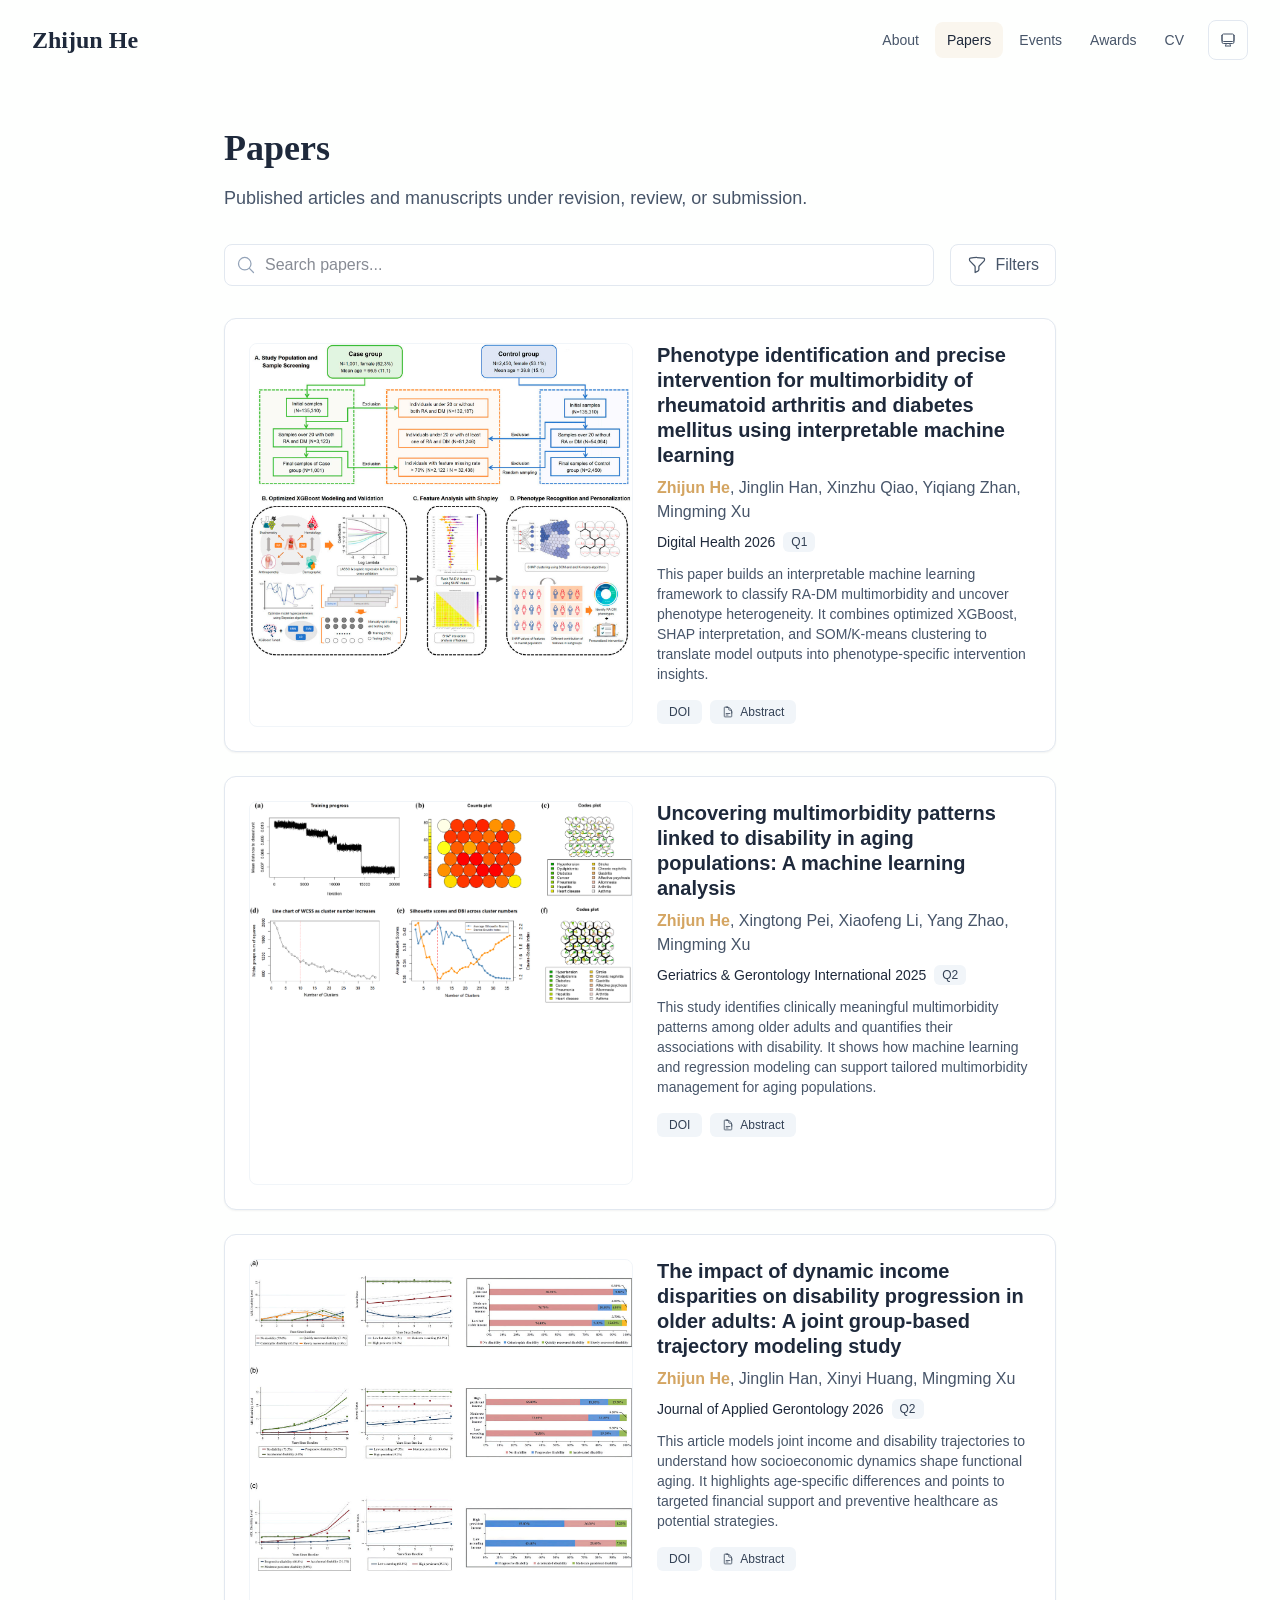
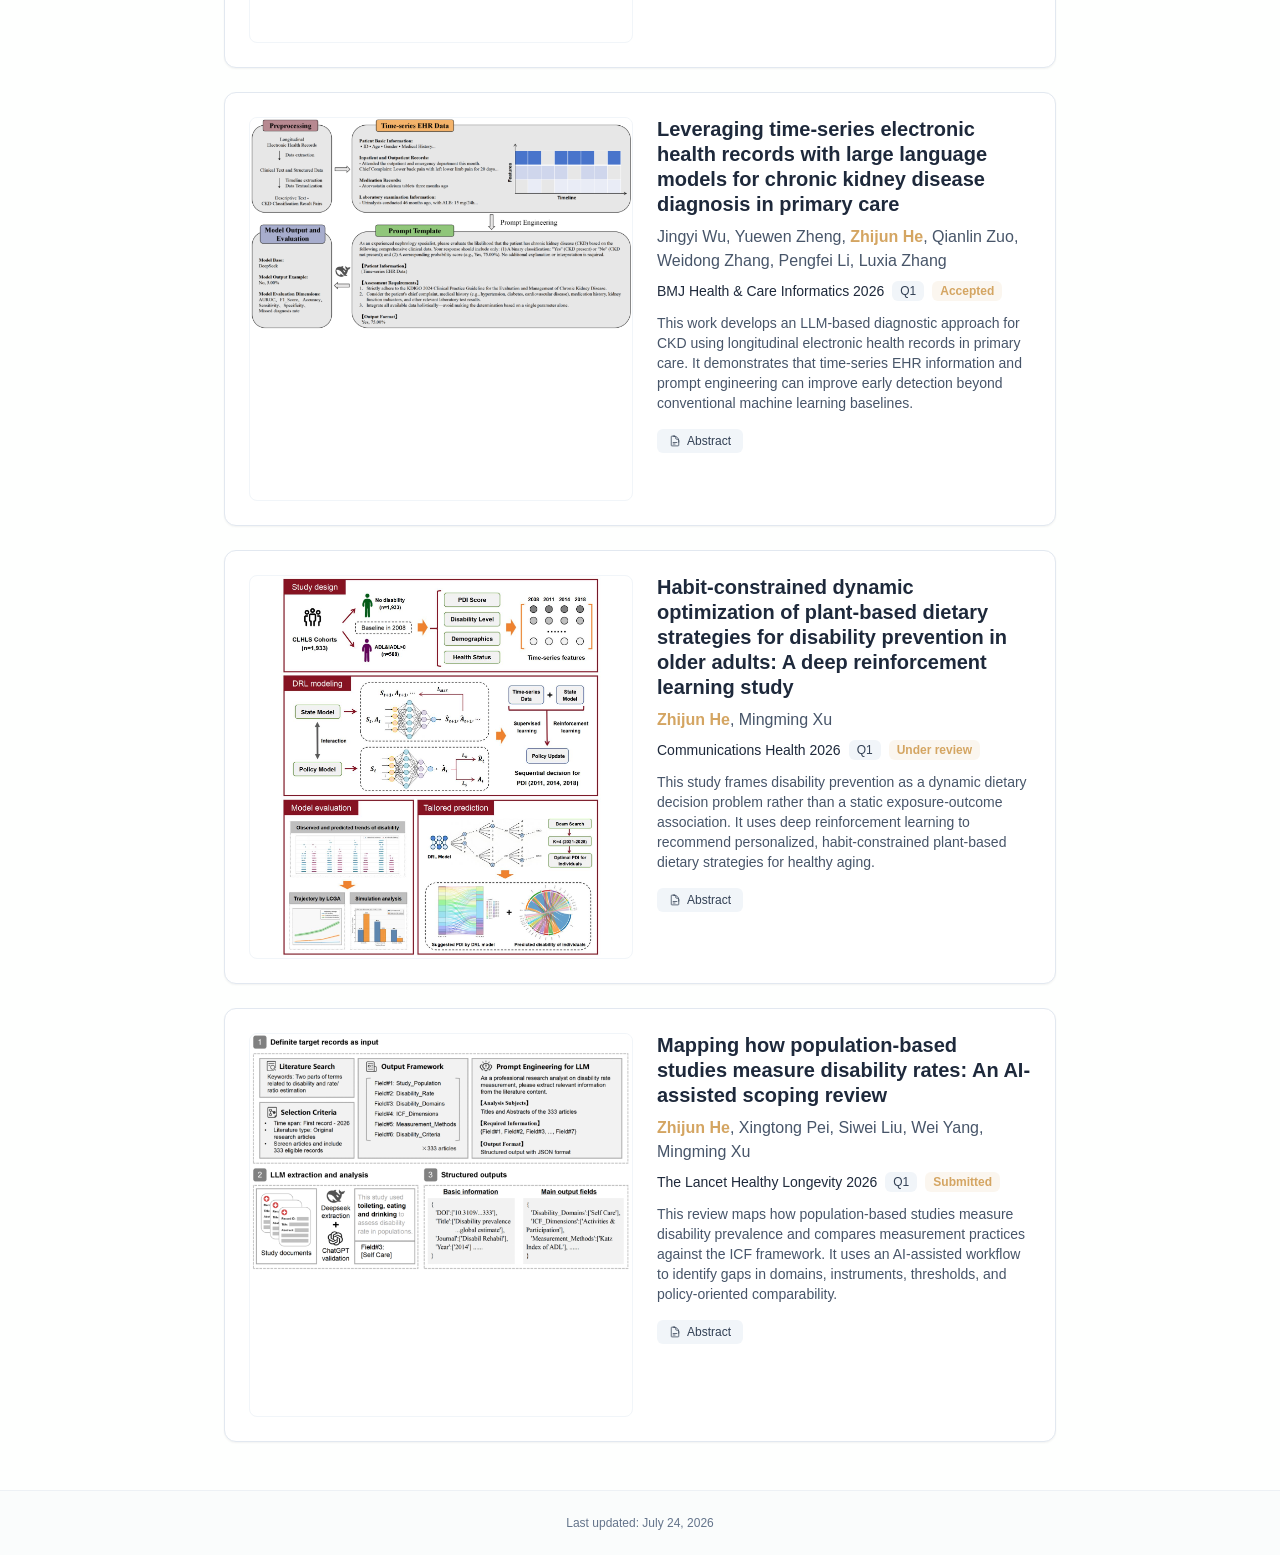
<file: publications/index.html>
<!DOCTYPE html><html lang="en" class="scroll-smooth"><head><meta charSet="utf-8"/><meta name="viewport" content="width=device-width, initial-scale=1"/><link rel="stylesheet" href="/_next/static/css/68517e2e4a56dd2e.css" data-precedence="next"/><link rel="preload" as="script" fetchPriority="low" href="/_next/static/chunks/webpack-f4491ab139e2017f.js"/><script src="/_next/static/chunks/10831a6d-363c445097e5c85f.js" async=""></script><script src="/_next/static/chunks/607-e169f7eeaad89df0.js" async=""></script><script src="/_next/static/chunks/main-app-b8ef87c29e5417ee.js" async=""></script><script src="/_next/static/chunks/822-b21b2c1689e9319c.js" async=""></script><script src="/_next/static/chunks/645-9e1db8589b8c5985.js" async=""></script><script src="/_next/static/chunks/158-9ba175bbd6dd3bfe.js" async=""></script><script src="/_next/static/chunks/app/layout-f84a601962618394.js" async=""></script><script src="/_next/static/chunks/696-cf7bfd62447150fd.js" async=""></script><script src="/_next/static/chunks/302-ed007c8b52cd1eb8.js" async=""></script><script src="/_next/static/chunks/app/%5Bslug%5D/page-146535a35816acf0.js" async=""></script><link rel="icon" href="/favicon.svg" type="image/svg+xml"/><script>
              try {
                const theme = localStorage.getItem('theme-storage');
                const parsed = theme ? JSON.parse(theme) : null;
                const setting = parsed?.state?.theme || 'system';
                const prefersDark = typeof window !== 'undefined' && window.matchMedia && window.matchMedia('(prefers-color-scheme: dark)').matches;
                const effective = setting === 'dark' ? 'dark' : (setting === 'light' ? 'light' : (prefersDark ? 'dark' : 'light'));
                var root = document.documentElement;
                root.classList.add(effective);
                root.setAttribute('data-theme', effective);
              } catch (e) {
                var root = document.documentElement;
                root.classList.add('light');
                root.setAttribute('data-theme', 'light');
              }
            </script><script>
    try {
      const cfg = {"enabled":false,"locales":["en"],"defaultLocale":"en","mode":"fixed","fixedLocale":"en","persist":false,"switcher":false,"labels":{"en":"English"}};
      const storageKey = 'locale-storage';
      const normalize = (value) => typeof value === 'string' ? value.trim().replace('_', '-').toLowerCase() : '';
      const matchLocale = (candidate) => {
        const normalized = normalize(candidate);
        if (!normalized) return null;
        if (cfg.locales.includes(normalized)) return normalized;
        const language = normalized.split('-')[0];
        if (cfg.locales.includes(language)) return language;
        return null;
      };

      let resolved = null;

      if (!cfg.enabled) {
        resolved = cfg.defaultLocale;
      } else if (cfg.persist) {
        resolved = matchLocale(localStorage.getItem(storageKey));
      }

      if (!resolved) {
        if (cfg.mode === 'fixed') {
          resolved = cfg.fixedLocale;
        } else {
          resolved = matchLocale(navigator.language);
        }
      }

      if (!resolved) {
        resolved = cfg.defaultLocale;
      }

      const root = document.documentElement;
      root.lang = resolved;
      root.setAttribute('data-locale', resolved);

      if (cfg.persist) {
        localStorage.setItem(storageKey, resolved);
      }
    } catch (e) {
      const root = document.documentElement;
      root.lang = 'en';
      root.setAttribute('data-locale', 'en');
    }
  </script><title>Papers | Zhijun He</title><meta name="description" content="Published articles and manuscripts under revision, review, or submission."/><meta name="author" content="Zhijun He"/><meta name="keywords" content="Zhijun He,Digital Health,AI in Healthcare,Research,Sun Yat-sen University"/><meta name="creator" content="Zhijun He"/><meta name="publisher" content="Zhijun He"/><meta property="og:title" content="Zhijun He"/><meta property="og:description" content="Personal academic website of Zhijun He."/><meta property="og:site_name" content="Zhijun He&#x27;s Academic Website"/><meta property="og:locale" content="en_US"/><meta property="og:type" content="website"/><meta name="twitter:card" content="summary"/><meta name="twitter:title" content="Zhijun He"/><meta name="twitter:description" content="Personal academic website of Zhijun He."/><link rel="icon" href="/favicon.svg"/><script>document.querySelectorAll('body link[rel="icon"], body link[rel="apple-touch-icon"]').forEach(el => document.head.appendChild(el))</script><script src="/_next/static/chunks/polyfills-42372ed130431b0a.js" noModule=""></script></head><body class="font-sans antialiased"><div style="visibility:hidden"><nav class="fixed top-0 left-0 right-0 z-50" data-headlessui-state=""><div class="transition-all duration-300 ease-out bg-transparent" style="transform:translateY(-100px)"><div class="max-w-7xl mx-auto px-4 sm:px-6 lg:px-8"><div class="flex justify-between items-center h-16 lg:h-20"><div class="flex-shrink-0" tabindex="0"><a class="text-xl lg:text-2xl font-serif font-semibold text-primary hover:text-accent transition-colors duration-200" href="/">Zhijun He</a></div><div class="hidden lg:block"><div class="ml-10 flex items-center space-x-3"><div class="relative flex items-baseline space-x-1"><a data-nav-href="/" class="relative px-3 py-2 text-sm font-medium rounded-lg transition-colors duration-150 text-neutral-600" href="/">About</a><a data-nav-href="/publications" class="relative px-3 py-2 text-sm font-medium rounded-lg transition-colors duration-150 text-primary" href="/publications/">Papers</a><a data-nav-href="/events" class="relative px-3 py-2 text-sm font-medium rounded-lg transition-colors duration-150 text-neutral-600" href="/events/">Events</a><a data-nav-href="/awards" class="relative px-3 py-2 text-sm font-medium rounded-lg transition-colors duration-150 text-neutral-600" href="/awards/">Awards</a><a data-nav-href="/cv" class="relative px-3 py-2 text-sm font-medium rounded-lg transition-colors duration-150 text-neutral-600" href="/cv/">CV</a></div><div class="flex items-center justify-center w-10 h-10 rounded-lg border border-neutral-200 dark:border-[rgba(148,163,184,0.24)] bg-background dark:bg-neutral-800"><div class="w-4 h-4 rounded-full bg-neutral-300 animate-pulse"></div></div></div></div><div class="lg:hidden flex items-center space-x-2"><div class="flex items-center justify-center w-10 h-10 rounded-lg border border-neutral-200 dark:border-[rgba(148,163,184,0.24)] bg-background dark:bg-neutral-800"><div class="w-4 h-4 rounded-full bg-neutral-300 animate-pulse"></div></div><button class="inline-flex items-center justify-center p-2 rounded-md text-neutral-600 hover:text-primary hover:bg-neutral-100 dark:hover:bg-neutral-800 focus:outline-none focus:ring-2 focus:ring-inset focus:ring-accent transition-colors duration-200" id="headlessui-disclosure-button-«R7pdb»" type="button" aria-expanded="false" data-headlessui-state=""><span class="sr-only">Open main menu</span><div><svg xmlns="http://www.w3.org/2000/svg" fill="none" viewBox="0 0 24 24" stroke-width="1.5" stroke="currentColor" aria-hidden="true" data-slot="icon" class="block h-6 w-6"><path stroke-linecap="round" stroke-linejoin="round" d="M3.75 6.75h16.5M3.75 12h16.5m-16.5 5.25h16.5"></path></svg></div></button></div></div></div></div></nav><main class="min-h-screen pt-16 lg:pt-20"><div class="max-w-4xl mx-auto px-4 sm:px-6 lg:px-8 py-12"><div style="opacity:0;transform:translateY(20px)"><div class="mb-8"><h1 class="text-4xl font-serif font-bold text-primary mb-4">Papers</h1><p class="text-lg text-neutral-600 dark:text-neutral-500 max-w-2xl">Published articles and manuscripts under revision, review, or submission.</p></div><div class="mb-8 space-y-4"><div class="flex flex-col sm:flex-row gap-4"><div class="relative flex-grow"><svg xmlns="http://www.w3.org/2000/svg" fill="none" viewBox="0 0 24 24" stroke-width="1.5" stroke="currentColor" aria-hidden="true" data-slot="icon" class="absolute left-3 top-1/2 transform -translate-y-1/2 h-5 w-5 text-neutral-400"><path stroke-linecap="round" stroke-linejoin="round" d="m21 21-5.197-5.197m0 0A7.5 7.5 0 1 0 5.196 5.196a7.5 7.5 0 0 0 10.607 10.607Z"></path></svg><input type="text" placeholder="Search papers..." class="w-full pl-10 pr-4 py-2 rounded-lg border border-neutral-200 dark:border-neutral-800 bg-white dark:bg-neutral-900 focus:ring-2 focus:ring-accent focus:border-transparent transition-all duration-200" value=""/></div><button class="flex items-center justify-center px-4 py-2 rounded-lg border transition-all duration-200 bg-white dark:bg-neutral-900 border-neutral-200 dark:border-neutral-800 text-neutral-600 hover:border-accent hover:text-accent"><svg xmlns="http://www.w3.org/2000/svg" fill="none" viewBox="0 0 24 24" stroke-width="1.5" stroke="currentColor" aria-hidden="true" data-slot="icon" class="h-5 w-5 mr-2"><path stroke-linecap="round" stroke-linejoin="round" d="M12 3c2.755 0 5.455.232 8.083.678.533.09.917.556.917 1.096v1.044a2.25 2.25 0 0 1-.659 1.591l-5.432 5.432a2.25 2.25 0 0 0-.659 1.591v2.927a2.25 2.25 0 0 1-1.244 2.013L9.75 21v-6.568a2.25 2.25 0 0 0-.659-1.591L3.659 7.409A2.25 2.25 0 0 1 3 5.818V4.774c0-.54.384-1.006.917-1.096A48.32 48.32 0 0 1 12 3Z"></path></svg>Filters</button></div></div><div class="space-y-6"><div class="bg-white dark:bg-neutral-900 p-6 rounded-xl shadow-sm border border-neutral-200 dark:border-neutral-800 hover:shadow-md transition-all duration-200" style="opacity:0;transform:translateY(20px)"><div class="flex flex-col md:flex-row gap-6"><div class="w-full md:w-80 lg:w-96 flex-shrink-0"><div class="aspect-square relative rounded-lg overflow-hidden bg-white dark:bg-neutral-950 border border-neutral-100 dark:border-neutral-800"><img alt="Phenotype identification and precise intervention for multimorbidity of rheumatoid arthritis and diabetes mellitus using interpretable machine learning" loading="lazy" decoding="async" data-nimg="fill" class="object-contain object-top" style="position:absolute;height:100%;width:100%;left:0;top:0;right:0;bottom:0;color:transparent" src="/papers/preview-digital-health.png"/></div></div><div class="flex-grow"><h3 class="text-xl font-semibold text-primary mb-2 leading-tight">Phenotype identification and precise intervention for multimorbidity of rheumatoid arthritis and diabetes mellitus using interpretable machine learning</h3><p class="text-base text-neutral-600 dark:text-neutral-400 mb-2"><span><span class="font-semibold text-accent ">Zhijun He</span>, </span><span><span class=" ">Jinglin Han</span>, </span><span><span class=" ">Xinzhu Qiao</span>, </span><span><span class=" ">Yiqiang Zhan</span>, </span><span><span class=" ">Mingming Xu</span></span></p><div class="mb-3 flex flex-wrap items-center gap-2 text-sm"><span class="font-medium text-neutral-800 dark:text-neutral-600">Digital Health<!-- --> <!-- -->2026</span><span class="rounded-md bg-neutral-100 px-2 py-0.5 text-xs font-medium text-neutral-700 dark:bg-neutral-800 dark:text-neutral-300">Q1</span></div><p class="text-sm text-neutral-600 dark:text-neutral-500 mb-4">This paper builds an interpretable machine learning framework to classify RA-DM multimorbidity and uncover phenotype heterogeneity. It combines optimized XGBoost, SHAP interpretation, and SOM/K-means clustering to translate model outputs into phenotype-specific intervention insights.</p><div class="flex flex-wrap gap-2 mt-auto"><a href="https://doi.org/10.1177/20552076261450332" target="_blank" rel="noopener noreferrer" class="inline-flex items-center px-3 py-1 rounded-md text-xs font-medium bg-neutral-100 dark:bg-neutral-800 text-neutral-700 dark:text-neutral-300 hover:bg-accent hover:text-white transition-colors">DOI</a><button class="inline-flex items-center px-3 py-1 rounded-md text-xs font-medium transition-colors bg-neutral-100 dark:bg-neutral-800 text-neutral-700 dark:text-neutral-300 hover:bg-accent hover:text-white"><svg xmlns="http://www.w3.org/2000/svg" fill="none" viewBox="0 0 24 24" stroke-width="1.5" stroke="currentColor" aria-hidden="true" data-slot="icon" class="h-3 w-3 mr-1.5"><path stroke-linecap="round" stroke-linejoin="round" d="M19.5 14.25v-2.625a3.375 3.375 0 0 0-3.375-3.375h-1.5A1.125 1.125 0 0 1 13.5 7.125v-1.5a3.375 3.375 0 0 0-3.375-3.375H8.25m0 12.75h7.5m-7.5 3H12M10.5 2.25H5.625c-.621 0-1.125.504-1.125 1.125v17.25c0 .621.504 1.125 1.125 1.125h12.75c.621 0 1.125-.504 1.125-1.125V11.25a9 9 0 0 0-9-9Z"></path></svg>Abstract</button></div></div></div></div><div class="bg-white dark:bg-neutral-900 p-6 rounded-xl shadow-sm border border-neutral-200 dark:border-neutral-800 hover:shadow-md transition-all duration-200" style="opacity:0;transform:translateY(20px)"><div class="flex flex-col md:flex-row gap-6"><div class="w-full md:w-80 lg:w-96 flex-shrink-0"><div class="aspect-square relative rounded-lg overflow-hidden bg-white dark:bg-neutral-950 border border-neutral-100 dark:border-neutral-800"><img alt="Uncovering multimorbidity patterns linked to disability in aging populations: A machine learning analysis" loading="lazy" decoding="async" data-nimg="fill" class="object-contain object-top" style="position:absolute;height:100%;width:100%;left:0;top:0;right:0;bottom:0;color:transparent" src="/papers/preview-ggi.png"/></div></div><div class="flex-grow"><h3 class="text-xl font-semibold text-primary mb-2 leading-tight">Uncovering multimorbidity patterns linked to disability in aging populations: A machine learning analysis</h3><p class="text-base text-neutral-600 dark:text-neutral-400 mb-2"><span><span class="font-semibold text-accent ">Zhijun He</span>, </span><span><span class=" ">Xingtong Pei</span>, </span><span><span class=" ">Xiaofeng Li</span>, </span><span><span class=" ">Yang Zhao</span>, </span><span><span class=" ">Mingming Xu</span></span></p><div class="mb-3 flex flex-wrap items-center gap-2 text-sm"><span class="font-medium text-neutral-800 dark:text-neutral-600">Geriatrics &amp; Gerontology International<!-- --> <!-- -->2025</span><span class="rounded-md bg-neutral-100 px-2 py-0.5 text-xs font-medium text-neutral-700 dark:bg-neutral-800 dark:text-neutral-300">Q2</span></div><p class="text-sm text-neutral-600 dark:text-neutral-500 mb-4">This study identifies clinically meaningful multimorbidity patterns among older adults and quantifies their associations with disability. It shows how machine learning and regression modeling can support tailored multimorbidity management for aging populations.</p><div class="flex flex-wrap gap-2 mt-auto"><a href="https://doi.org/10.1111/ggi.70128" target="_blank" rel="noopener noreferrer" class="inline-flex items-center px-3 py-1 rounded-md text-xs font-medium bg-neutral-100 dark:bg-neutral-800 text-neutral-700 dark:text-neutral-300 hover:bg-accent hover:text-white transition-colors">DOI</a><button class="inline-flex items-center px-3 py-1 rounded-md text-xs font-medium transition-colors bg-neutral-100 dark:bg-neutral-800 text-neutral-700 dark:text-neutral-300 hover:bg-accent hover:text-white"><svg xmlns="http://www.w3.org/2000/svg" fill="none" viewBox="0 0 24 24" stroke-width="1.5" stroke="currentColor" aria-hidden="true" data-slot="icon" class="h-3 w-3 mr-1.5"><path stroke-linecap="round" stroke-linejoin="round" d="M19.5 14.25v-2.625a3.375 3.375 0 0 0-3.375-3.375h-1.5A1.125 1.125 0 0 1 13.5 7.125v-1.5a3.375 3.375 0 0 0-3.375-3.375H8.25m0 12.75h7.5m-7.5 3H12M10.5 2.25H5.625c-.621 0-1.125.504-1.125 1.125v17.25c0 .621.504 1.125 1.125 1.125h12.75c.621 0 1.125-.504 1.125-1.125V11.25a9 9 0 0 0-9-9Z"></path></svg>Abstract</button></div></div></div></div><div class="bg-white dark:bg-neutral-900 p-6 rounded-xl shadow-sm border border-neutral-200 dark:border-neutral-800 hover:shadow-md transition-all duration-200" style="opacity:0;transform:translateY(20px)"><div class="flex flex-col md:flex-row gap-6"><div class="w-full md:w-80 lg:w-96 flex-shrink-0"><div class="aspect-square relative rounded-lg overflow-hidden bg-white dark:bg-neutral-950 border border-neutral-100 dark:border-neutral-800"><img alt="The impact of dynamic income disparities on disability progression in older adults: A joint group-based trajectory modeling study" loading="lazy" decoding="async" data-nimg="fill" class="object-contain object-top" style="position:absolute;height:100%;width:100%;left:0;top:0;right:0;bottom:0;color:transparent" src="/papers/preview-jag.png"/></div></div><div class="flex-grow"><h3 class="text-xl font-semibold text-primary mb-2 leading-tight">The impact of dynamic income disparities on disability progression in older adults: A joint group-based trajectory modeling study</h3><p class="text-base text-neutral-600 dark:text-neutral-400 mb-2"><span><span class="font-semibold text-accent ">Zhijun He</span>, </span><span><span class=" ">Jinglin Han</span>, </span><span><span class=" ">Xinyi Huang</span>, </span><span><span class=" ">Mingming Xu</span></span></p><div class="mb-3 flex flex-wrap items-center gap-2 text-sm"><span class="font-medium text-neutral-800 dark:text-neutral-600">Journal of Applied Gerontology<!-- --> <!-- -->2026</span><span class="rounded-md bg-neutral-100 px-2 py-0.5 text-xs font-medium text-neutral-700 dark:bg-neutral-800 dark:text-neutral-300">Q2</span></div><p class="text-sm text-neutral-600 dark:text-neutral-500 mb-4">This article models joint income and disability trajectories to understand how socioeconomic dynamics shape functional aging. It highlights age-specific differences and points to targeted financial support and preventive healthcare as potential strategies.</p><div class="flex flex-wrap gap-2 mt-auto"><a href="https://doi.org/10.1177/07334648251358534" target="_blank" rel="noopener noreferrer" class="inline-flex items-center px-3 py-1 rounded-md text-xs font-medium bg-neutral-100 dark:bg-neutral-800 text-neutral-700 dark:text-neutral-300 hover:bg-accent hover:text-white transition-colors">DOI</a><button class="inline-flex items-center px-3 py-1 rounded-md text-xs font-medium transition-colors bg-neutral-100 dark:bg-neutral-800 text-neutral-700 dark:text-neutral-300 hover:bg-accent hover:text-white"><svg xmlns="http://www.w3.org/2000/svg" fill="none" viewBox="0 0 24 24" stroke-width="1.5" stroke="currentColor" aria-hidden="true" data-slot="icon" class="h-3 w-3 mr-1.5"><path stroke-linecap="round" stroke-linejoin="round" d="M19.5 14.25v-2.625a3.375 3.375 0 0 0-3.375-3.375h-1.5A1.125 1.125 0 0 1 13.5 7.125v-1.5a3.375 3.375 0 0 0-3.375-3.375H8.25m0 12.75h7.5m-7.5 3H12M10.5 2.25H5.625c-.621 0-1.125.504-1.125 1.125v17.25c0 .621.504 1.125 1.125 1.125h12.75c.621 0 1.125-.504 1.125-1.125V11.25a9 9 0 0 0-9-9Z"></path></svg>Abstract</button></div></div></div></div><div class="bg-white dark:bg-neutral-900 p-6 rounded-xl shadow-sm border border-neutral-200 dark:border-neutral-800 hover:shadow-md transition-all duration-200" style="opacity:0;transform:translateY(20px)"><div class="flex flex-col md:flex-row gap-6"><div class="w-full md:w-80 lg:w-96 flex-shrink-0"><div class="aspect-square relative rounded-lg overflow-hidden bg-white dark:bg-neutral-950 border border-neutral-100 dark:border-neutral-800"><img alt="Leveraging time-series electronic health records with large language models for chronic kidney disease diagnosis in primary care" loading="lazy" decoding="async" data-nimg="fill" class="object-contain object-top" style="position:absolute;height:100%;width:100%;left:0;top:0;right:0;bottom:0;color:transparent" src="/papers/preview-bmj-hci.png"/></div></div><div class="flex-grow"><h3 class="text-xl font-semibold text-primary mb-2 leading-tight">Leveraging time-series electronic health records with large language models for chronic kidney disease diagnosis in primary care</h3><p class="text-base text-neutral-600 dark:text-neutral-400 mb-2"><span><span class=" ">Jingyi Wu</span>, </span><span><span class=" ">Yuewen Zheng</span>, </span><span><span class="font-semibold text-accent ">Zhijun He</span>, </span><span><span class=" ">Qianlin Zuo</span>, </span><span><span class=" ">Weidong Zhang</span>, </span><span><span class=" ">Pengfei Li</span>, </span><span><span class=" ">Luxia Zhang</span></span></p><div class="mb-3 flex flex-wrap items-center gap-2 text-sm"><span class="font-medium text-neutral-800 dark:text-neutral-600">BMJ Health &amp; Care Informatics<!-- --> <!-- -->2026</span><span class="rounded-md bg-neutral-100 px-2 py-0.5 text-xs font-medium text-neutral-700 dark:bg-neutral-800 dark:text-neutral-300">Q1</span><span class="rounded-md bg-accent/10 px-2 py-0.5 text-xs font-semibold text-accent">Accepted</span></div><p class="text-sm text-neutral-600 dark:text-neutral-500 mb-4">This work develops an LLM-based diagnostic approach for CKD using longitudinal electronic health records in primary care. It demonstrates that time-series EHR information and prompt engineering can improve early detection beyond conventional machine learning baselines.</p><div class="flex flex-wrap gap-2 mt-auto"><button class="inline-flex items-center px-3 py-1 rounded-md text-xs font-medium transition-colors bg-neutral-100 dark:bg-neutral-800 text-neutral-700 dark:text-neutral-300 hover:bg-accent hover:text-white"><svg xmlns="http://www.w3.org/2000/svg" fill="none" viewBox="0 0 24 24" stroke-width="1.5" stroke="currentColor" aria-hidden="true" data-slot="icon" class="h-3 w-3 mr-1.5"><path stroke-linecap="round" stroke-linejoin="round" d="M19.5 14.25v-2.625a3.375 3.375 0 0 0-3.375-3.375h-1.5A1.125 1.125 0 0 1 13.5 7.125v-1.5a3.375 3.375 0 0 0-3.375-3.375H8.25m0 12.75h7.5m-7.5 3H12M10.5 2.25H5.625c-.621 0-1.125.504-1.125 1.125v17.25c0 .621.504 1.125 1.125 1.125h12.75c.621 0 1.125-.504 1.125-1.125V11.25a9 9 0 0 0-9-9Z"></path></svg>Abstract</button></div></div></div></div><div class="bg-white dark:bg-neutral-900 p-6 rounded-xl shadow-sm border border-neutral-200 dark:border-neutral-800 hover:shadow-md transition-all duration-200" style="opacity:0;transform:translateY(20px)"><div class="flex flex-col md:flex-row gap-6"><div class="w-full md:w-80 lg:w-96 flex-shrink-0"><div class="aspect-square relative rounded-lg overflow-hidden bg-white dark:bg-neutral-950 border border-neutral-100 dark:border-neutral-800"><img alt="Habit-constrained dynamic optimization of plant-based dietary strategies for disability prevention in older adults: A deep reinforcement learning study" loading="lazy" decoding="async" data-nimg="fill" class="object-contain object-top" style="position:absolute;height:100%;width:100%;left:0;top:0;right:0;bottom:0;color:transparent" src="/papers/preview-communications-health.png"/></div></div><div class="flex-grow"><h3 class="text-xl font-semibold text-primary mb-2 leading-tight">Habit-constrained dynamic optimization of plant-based dietary strategies for disability prevention in older adults: A deep reinforcement learning study</h3><p class="text-base text-neutral-600 dark:text-neutral-400 mb-2"><span><span class="font-semibold text-accent ">Zhijun He</span>, </span><span><span class=" ">Mingming Xu</span></span></p><div class="mb-3 flex flex-wrap items-center gap-2 text-sm"><span class="font-medium text-neutral-800 dark:text-neutral-600">Communications Health<!-- --> <!-- -->2026</span><span class="rounded-md bg-neutral-100 px-2 py-0.5 text-xs font-medium text-neutral-700 dark:bg-neutral-800 dark:text-neutral-300">Q1</span><span class="rounded-md bg-accent/10 px-2 py-0.5 text-xs font-semibold text-accent">Under review</span></div><p class="text-sm text-neutral-600 dark:text-neutral-500 mb-4">This study frames disability prevention as a dynamic dietary decision problem rather than a static exposure-outcome association. It uses deep reinforcement learning to recommend personalized, habit-constrained plant-based dietary strategies for healthy aging.</p><div class="flex flex-wrap gap-2 mt-auto"><button class="inline-flex items-center px-3 py-1 rounded-md text-xs font-medium transition-colors bg-neutral-100 dark:bg-neutral-800 text-neutral-700 dark:text-neutral-300 hover:bg-accent hover:text-white"><svg xmlns="http://www.w3.org/2000/svg" fill="none" viewBox="0 0 24 24" stroke-width="1.5" stroke="currentColor" aria-hidden="true" data-slot="icon" class="h-3 w-3 mr-1.5"><path stroke-linecap="round" stroke-linejoin="round" d="M19.5 14.25v-2.625a3.375 3.375 0 0 0-3.375-3.375h-1.5A1.125 1.125 0 0 1 13.5 7.125v-1.5a3.375 3.375 0 0 0-3.375-3.375H8.25m0 12.75h7.5m-7.5 3H12M10.5 2.25H5.625c-.621 0-1.125.504-1.125 1.125v17.25c0 .621.504 1.125 1.125 1.125h12.75c.621 0 1.125-.504 1.125-1.125V11.25a9 9 0 0 0-9-9Z"></path></svg>Abstract</button></div></div></div></div><div class="bg-white dark:bg-neutral-900 p-6 rounded-xl shadow-sm border border-neutral-200 dark:border-neutral-800 hover:shadow-md transition-all duration-200" style="opacity:0;transform:translateY(20px)"><div class="flex flex-col md:flex-row gap-6"><div class="w-full md:w-80 lg:w-96 flex-shrink-0"><div class="aspect-square relative rounded-lg overflow-hidden bg-white dark:bg-neutral-950 border border-neutral-100 dark:border-neutral-800"><img alt="Mapping how population-based studies measure disability rates: An AI-assisted scoping review" loading="lazy" decoding="async" data-nimg="fill" class="object-contain object-top" style="position:absolute;height:100%;width:100%;left:0;top:0;right:0;bottom:0;color:transparent" src="/papers/preview-lancet-healthy-longevity.png"/></div></div><div class="flex-grow"><h3 class="text-xl font-semibold text-primary mb-2 leading-tight">Mapping how population-based studies measure disability rates: An AI-assisted scoping review</h3><p class="text-base text-neutral-600 dark:text-neutral-400 mb-2"><span><span class="font-semibold text-accent ">Zhijun He</span>, </span><span><span class=" ">Xingtong Pei</span>, </span><span><span class=" ">Siwei Liu</span>, </span><span><span class=" ">Wei Yang</span>, </span><span><span class=" ">Mingming Xu</span></span></p><div class="mb-3 flex flex-wrap items-center gap-2 text-sm"><span class="font-medium text-neutral-800 dark:text-neutral-600">The Lancet Healthy Longevity<!-- --> <!-- -->2026</span><span class="rounded-md bg-neutral-100 px-2 py-0.5 text-xs font-medium text-neutral-700 dark:bg-neutral-800 dark:text-neutral-300">Q1</span><span class="rounded-md bg-accent/10 px-2 py-0.5 text-xs font-semibold text-accent">Submitted</span></div><p class="text-sm text-neutral-600 dark:text-neutral-500 mb-4">This review maps how population-based studies measure disability prevalence and compares measurement practices against the ICF framework. It uses an AI-assisted workflow to identify gaps in domains, instruments, thresholds, and policy-oriented comparability.</p><div class="flex flex-wrap gap-2 mt-auto"><button class="inline-flex items-center px-3 py-1 rounded-md text-xs font-medium transition-colors bg-neutral-100 dark:bg-neutral-800 text-neutral-700 dark:text-neutral-300 hover:bg-accent hover:text-white"><svg xmlns="http://www.w3.org/2000/svg" fill="none" viewBox="0 0 24 24" stroke-width="1.5" stroke="currentColor" aria-hidden="true" data-slot="icon" class="h-3 w-3 mr-1.5"><path stroke-linecap="round" stroke-linejoin="round" d="M19.5 14.25v-2.625a3.375 3.375 0 0 0-3.375-3.375h-1.5A1.125 1.125 0 0 1 13.5 7.125v-1.5a3.375 3.375 0 0 0-3.375-3.375H8.25m0 12.75h7.5m-7.5 3H12M10.5 2.25H5.625c-.621 0-1.125.504-1.125 1.125v17.25c0 .621.504 1.125 1.125 1.125h12.75c.621 0 1.125-.504 1.125-1.125V11.25a9 9 0 0 0-9-9Z"></path></svg>Abstract</button></div></div></div></div></div></div></div><!--$--><!--/$--><!--$--><!--/$--></main><footer class="border-t border-neutral-200/50 bg-neutral-50/50 dark:bg-neutral-900/50 dark:border-neutral-700/50"><div class="max-w-6xl mx-auto px-4 sm:px-6 lg:px-8 py-6"><div class="flex items-center justify-center"><p class="text-xs text-neutral-500">Last updated<!-- -->: <!-- -->July 24, 2026</p></div></div></footer></div><script src="/_next/static/chunks/webpack-f4491ab139e2017f.js" async=""></script><script>(self.__next_f=self.__next_f||[]).push([0])</script><script>self.__next_f.push([1,"1:\"$Sreact.fragment\"\n3:I[5741,[\"822\",\"static/chunks/822-b21b2c1689e9319c.js\",\"645\",\"static/chunks/645-9e1db8589b8c5985.js\",\"158\",\"static/chunks/158-9ba175bbd6dd3bfe.js\",\"177\",\"static/chunks/app/layout-f84a601962618394.js\"],\"ThemeProvider\"]\n4:I[7378,[\"822\",\"static/chunks/822-b21b2c1689e9319c.js\",\"645\",\"static/chunks/645-9e1db8589b8c5985.js\",\"158\",\"static/chunks/158-9ba175bbd6dd3bfe.js\",\"177\",\"static/chunks/app/layout-f84a601962618394.js\"],\"LocaleProvider\"]\n5:I[2465,[\"822\",\"static/chunks/822-b21b2c1689e9319c.js\",\"645\",\"static/chunks/645-9e1db8589b8c5985.js\",\"158\",\"static/chunks/158-9ba175bbd6dd3bfe.js\",\"177\",\"static/chunks/app/layout-f84a601962618394.js\"],\"default\"]\n6:I[6908,[],\"\"]\n7:I[8026,[],\"\"]\n8:I[338,[\"822\",\"static/chunks/822-b21b2c1689e9319c.js\",\"645\",\"static/chunks/645-9e1db8589b8c5985.js\",\"158\",\"static/chunks/158-9ba175bbd6dd3bfe.js\",\"177\",\"static/chunks/app/layout-f84a601962618394.js\"],\"default\"]\na:I[2252,[],\"MetadataBoundary\"]\nc:I[2252,[],\"OutletBoundary\"]\nf:I[4820,[],\"AsyncMetadataOutlet\"]\n11:I[2252,[],\"ViewportBoundary\"]\n13:I[259,[],\"\"]\n:HL[\"/_next/static/css/68517e2e4a56dd2e.css\",\"style\"]\n2:T5c8,\n    try {\n      const cfg = {\"enabled\":false,\"locales\":[\"en\"],\"defaultLocale\":\"en\",\"mode\":\"fixed\",\"fixedLocale\":\"en\",\"persist\":false,\"switcher\":false,\"labels\":{\"en\":\"English\"}};\n      const storageKey = 'locale-storage';\n      const normalize = (value) =\u003e typeof value === 'string' ? value.trim().replace('_', '-').toLowerCase() : '';\n      const matchLocale = (candidate) =\u003e {\n        const normalized = normalize(candidate);\n        if (!normalized) return null;\n        if (cfg.locales.includes(normalized)) return normalized;\n        const language = normalized.split('-')[0];\n        if (cfg.locales.includes(language)) return language;\n        return null;\n      };\n\n      let resolved = null;\n\n      if (!cfg.enabled) {\n        resolved = cfg.defaultLocale;\n      } else if (cfg.persist) {\n        resolved = matchLocale(localStorage.getItem(storageKey));\n      }\n\n      if (!resolved) {\n        if (cfg.mode === 'fi"])</script><script>self.__next_f.push([1,"xed') {\n          resolved = cfg.fixedLocale;\n        } else {\n          resolved = matchLocale(navigator.language);\n        }\n      }\n\n      if (!resolved) {\n        resolved = cfg.defaultLocale;\n      }\n\n      const root = document.documentElement;\n      root.lang = resolved;\n      root.setAttribute('data-locale', resolved);\n\n      if (cfg.persist) {\n        localStorage.setItem(storageKey, resolved);\n      }\n    } catch (e) {\n      const root = document.documentElement;\n      root.lang = 'en';\n      root.setAttribute('data-locale', 'en');\n    }\n  "])</script><script>self.__next_f.push([1,"0:{\"P\":null,\"b\":\"01oB6MNGHe0H9U7nbXUdm\",\"p\":\"\",\"c\":[\"\",\"publications\",\"\"],\"i\":false,\"f\":[[[\"\",{\"children\":[[\"slug\",\"publications\",\"d\"],{\"children\":[\"__PAGE__\",{}]}]},\"$undefined\",\"$undefined\",true],[\"\",[\"$\",\"$1\",\"c\",{\"children\":[[[\"$\",\"link\",\"0\",{\"rel\":\"stylesheet\",\"href\":\"/_next/static/css/68517e2e4a56dd2e.css\",\"precedence\":\"next\",\"crossOrigin\":\"$undefined\",\"nonce\":\"$undefined\"}]],[\"$\",\"html\",null,{\"lang\":\"en\",\"className\":\"scroll-smooth\",\"suppressHydrationWarning\":true,\"children\":[[\"$\",\"head\",null,{\"children\":[[\"$\",\"link\",null,{\"rel\":\"icon\",\"href\":\"/favicon.svg\",\"type\":\"image/svg+xml\"}],[\"$\",\"script\",null,{\"dangerouslySetInnerHTML\":{\"__html\":\"\\n              try {\\n                const theme = localStorage.getItem('theme-storage');\\n                const parsed = theme ? JSON.parse(theme) : null;\\n                const setting = parsed?.state?.theme || 'system';\\n                const prefersDark = typeof window !== 'undefined' \u0026\u0026 window.matchMedia \u0026\u0026 window.matchMedia('(prefers-color-scheme: dark)').matches;\\n                const effective = setting === 'dark' ? 'dark' : (setting === 'light' ? 'light' : (prefersDark ? 'dark' : 'light'));\\n                var root = document.documentElement;\\n                root.classList.add(effective);\\n                root.setAttribute('data-theme', effective);\\n              } catch (e) {\\n                var root = document.documentElement;\\n                root.classList.add('light');\\n                root.setAttribute('data-theme', 'light');\\n              }\\n            \"}}],[\"$\",\"script\",null,{\"dangerouslySetInnerHTML\":{\"__html\":\"$2\"}}]]}],[\"$\",\"body\",null,{\"className\":\"font-sans antialiased\",\"children\":[\"$\",\"$L3\",null,{\"children\":[\"$\",\"$L4\",null,{\"config\":{\"enabled\":false,\"locales\":[\"en\"],\"defaultLocale\":\"en\",\"mode\":\"fixed\",\"fixedLocale\":\"en\",\"persist\":false,\"switcher\":false,\"labels\":{\"en\":\"English\"}},\"children\":[[\"$\",\"$L5\",null,{\"items\":[{\"title\":\"About\",\"type\":\"page\",\"target\":\"about\",\"href\":\"/\"},{\"title\":\"Papers\",\"type\":\"page\",\"target\":\"publications\",\"href\":\"/publications\"},{\"title\":\"Events\",\"type\":\"page\",\"target\":\"events\",\"href\":\"/events\"},{\"title\":\"Awards\",\"type\":\"page\",\"target\":\"awards\",\"href\":\"/awards\"},{\"title\":\"CV\",\"type\":\"page\",\"target\":\"cv\",\"href\":\"/cv\"}],\"siteTitle\":\"Zhijun He\",\"enableOnePageMode\":false,\"i18n\":\"$0:f:0:1:1:props:children:1:props:children:1:props:children:props:children:props:config\",\"itemsByLocale\":{\"en\":[{\"title\":\"About\",\"type\":\"page\",\"target\":\"about\",\"href\":\"/\"},{\"title\":\"Papers\",\"type\":\"page\",\"target\":\"publications\",\"href\":\"/publications\"},{\"title\":\"Events\",\"type\":\"page\",\"target\":\"events\",\"href\":\"/events\"},{\"title\":\"Awards\",\"type\":\"page\",\"target\":\"awards\",\"href\":\"/awards\"},{\"title\":\"CV\",\"type\":\"page\",\"target\":\"cv\",\"href\":\"/cv\"}]},\"siteTitleByLocale\":{\"en\":\"Zhijun He\"}}],[\"$\",\"main\",null,{\"className\":\"min-h-screen pt-16 lg:pt-20\",\"children\":[\"$\",\"$L6\",null,{\"parallelRouterKey\":\"children\",\"error\":\"$undefined\",\"errorStyles\":\"$undefined\",\"errorScripts\":\"$undefined\",\"template\":[\"$\",\"$L7\",null,{}],\"templateStyles\":\"$undefined\",\"templateScripts\":\"$undefined\",\"notFound\":[[[\"$\",\"title\",null,{\"children\":\"404: This page could not be found.\"}],[\"$\",\"div\",null,{\"style\":{\"fontFamily\":\"system-ui,\\\"Segoe UI\\\",Roboto,Helvetica,Arial,sans-serif,\\\"Apple Color Emoji\\\",\\\"Segoe UI Emoji\\\"\",\"height\":\"100vh\",\"textAlign\":\"center\",\"display\":\"flex\",\"flexDirection\":\"column\",\"alignItems\":\"center\",\"justifyContent\":\"center\"},\"children\":[\"$\",\"div\",null,{\"children\":[[\"$\",\"style\",null,{\"dangerouslySetInnerHTML\":{\"__html\":\"body{color:#000;background:#fff;margin:0}.next-error-h1{border-right:1px solid rgba(0,0,0,.3)}@media (prefers-color-scheme:dark){body{color:#fff;background:#000}.next-error-h1{border-right:1px solid rgba(255,255,255,.3)}}\"}}],[\"$\",\"h1\",null,{\"className\":\"next-error-h1\",\"style\":{\"display\":\"inline-block\",\"margin\":\"0 20px 0 0\",\"padding\":\"0 23px 0 0\",\"fontSize\":24,\"fontWeight\":500,\"verticalAlign\":\"top\",\"lineHeight\":\"49px\"},\"children\":404}],[\"$\",\"div\",null,{\"style\":{\"display\":\"inline-block\"},\"children\":[\"$\",\"h2\",null,{\"style\":{\"fontSize\":14,\"fontWeight\":400,\"lineHeight\":\"49px\",\"margin\":0},\"children\":\"This page could not be found.\"}]}]]}]}]],[]],\"forbidden\":\"$undefined\",\"unauthorized\":\"$undefined\"}]}],[\"$\",\"$L8\",null,{\"lastUpdated\":\"July 24, 2026\",\"lastUpdatedByLocale\":{\"en\":\"July 24, 2026\"},\"defaultLocale\":\"en\"}]]}]}]}]]}]]}],{\"children\":[[\"slug\",\"publications\",\"d\"],[\"$\",\"$1\",\"c\",{\"children\":[null,[\"$\",\"$L6\",null,{\"parallelRouterKey\":\"children\",\"error\":\"$undefined\",\"errorStyles\":\"$undefined\",\"errorScripts\":\"$undefined\",\"template\":[\"$\",\"$L7\",null,{}],\"templateStyles\":\"$undefined\",\"templateScripts\":\"$undefined\",\"notFound\":\"$undefined\",\"forbidden\":\"$undefined\",\"unauthorized\":\"$undefined\"}]]}],{\"children\":[\"__PAGE__\",[\"$\",\"$1\",\"c\",{\"children\":[\"$L9\",[\"$\",\"$La\",null,{\"children\":\"$Lb\"}],null,[\"$\",\"$Lc\",null,{\"children\":[\"$Ld\",\"$Le\",[\"$\",\"$Lf\",null,{\"promise\":\"$@10\"}]]}]]}],{},null,false]},null,false]},null,false],[\"$\",\"$1\",\"h\",{\"children\":[null,[\"$\",\"$1\",\"6YOhGhQ3iUOgPqpy9Zd5r\",{\"children\":[[\"$\",\"$L11\",null,{\"children\":\"$L12\"}],null]}],null]}],false]],\"m\":\"$undefined\",\"G\":[\"$13\",\"$undefined\"],\"s\":false,\"S\":true}\n"])</script><script>self.__next_f.push([1,"14:\"$Sreact.suspense\"\n15:I[4820,[],\"AsyncMetadata\"]\n17:I[644,[\"822\",\"static/chunks/822-b21b2c1689e9319c.js\",\"696\",\"static/chunks/696-cf7bfd62447150fd.js\",\"302\",\"static/chunks/302-ed007c8b52cd1eb8.js\",\"182\",\"static/chunks/app/%5Bslug%5D/page-146535a35816acf0.js\"],\"default\"]\nb:[\"$\",\"$14\",null,{\"fallback\":null,\"children\":[\"$\",\"$L15\",null,{\"promise\":\"$@16\"}]}]\n18:T71c,Objective: Rheumatoid arthritis (RA) and diabetes mellitus (DM) frequently coexist, yet the heterogeneity of RA-DM multimorbidity remains unclear. This study aims to develop an interpretable machine learning framework to reveal the phenotypic subgroups of RA-DM multimorbidity, providing a potential direction for precision public health interventions. Methods: Utilizing data from the National Health and Nutrition Examination Survey (1999-2018), we developed a Bayesian-optimized eXtreme Gradient Boosting (XGBoost) model to classify RA-DM multimorbidity status and compared with other machine learning models. Shapley Additive Explanations (SHAP) was applied to interpret the optimal model and quantify the contributions of different features. A dual-clustering approach combining Self-Organizing Maps and K-means was used to identify RA-DM phenotypic subgroups with different feature contribution patterns based on SHAP profiles. Results: The optimized XGBoost model achieved the best classification performance, outperforming other models such as K-nearest neighbors, support vector machine and logistic regression. SHAP analysis identified nine key contributing features (homocysteine, age, glucose, etc), and revealed non-linear interactions among the features. The dual-clustering based on SHAP values identified four distinct RA-DM phenotypes-inflammatory, metabolically protective, age-related and non-obese protective-each exhibiting unique clinical and biochemical patterns. Conclusion: This study established an interpretable machine learning framework for identifying distinct phenotypes of RA-DM multimorbidity. These findings provide a data-driven basis for targete"])</script><script>self.__next_f.push([1,"d interventions in precision public health, while offering a transferable paradigm for phenotype discovery in other multimorbid conditions.19:T71e,Aim: Multimorbidity and disability are prevalent in older adults, yet the relationship between specific multimorbidity patterns and disability is poorly understood. This study aimed to identify clinically significant multimorbidity patterns in older adults and assess their impact on disability levels. Methods: We used data from a cross-sectional survey of individuals aged 60 and above in China. A machine learning approach combining Self-Organizing Maps and K-Means clustering was employed to identify multimorbidity patterns. Ordered logistic regression was used to analyze the association between multimorbidity patterns and disability levels. Three-dimensional surface modeling was applied to visualize the heterogeneity of multimorbidity patterns and disability levels. Results: Of all the respondents, a total of 10 multimorbidity patterns were identified, each named after two diseases with the highest prevalence. Older adults with multimorbidity were at greater risk for higher disability levels compared to those without multimorbidity (OR=1.679, P\u003c0.001). Among the identified multimorbidity patterns, the Allomnesia-Arthritis pattern exhibited the highest risk of severer disability (OR=3.976, P\u003c0.001), followed by the Hypertension-Stroke pattern (OR=3.745, P\u003c0.001). Heterogeneity analysis revealed that multimorbidity-disability combinations differed across demographic factors, including age, education, and income levels. Conclusions: This study underscores the significant impact of specific multimorbidity patterns on disability levels in older adults. The application of machine learning techniques offers a more nuanced understanding of how various disease combinations contribute to disability, highlighting the importance of tailored interventions for managing multimorbidity in aging populations.1a:T434,Understanding the relationship between income disparities and disabilit"])</script><script>self.__next_f.push([1,"y progression is crucial for developing effective aging strategies. Using data from the Chinese Longitudinal Healthy Longevity Survey (CLHLS), this study aims to assess the dynamic interplay between income and disability among the older adults in China. We used joint group-based trajectory modeling to identify distinct income and disability trajectories, and multinomial logistic regression was employed to explore the association between these trajectories. Our findings showed that participants aged 60-69 with low but stable income trajectories exhibited a higher likelihood of rapid disability recovery. In contrast, more than 30% of the participants aged 70-79 and 80+ experienced rapid disability deterioration, while higher income trajectories in these older cohorts were associated with accelerated disability. The findings highlight the importance of targeted financial support and preventive healthcare interventions for older adults, particularly those aged 60-69 with low but stable incomes.1b:T6b2,Objectives: Chronic kidney disease (CKD) presents a growing public health challenge in China, exacerbated by low patient awareness and limited nephrology resources in primary care. This study evaluated the potential of large language models (LLMs) to support CKD diagnosis in primary care using time-series electronic health records (EHRs) data. Methods: Longitudinal data were extracted from the EHR system of Weinan, China. Among 29,963 adults meeting inclusion criteria, 2,300 participants were randomly sampled to generate clinical vignettes. CKD status was determined using diagnosis data, and individuals with early kidney injury indicated by laboratory abnormalities who lack a formal diagnosis were also identified. Using the DeepSeek LLM with prompt engineering, we generated binary CKD diagnoses and probability scores based on EHR data. Diagnostic performance was evaluated using accuracy, sensitivity, specificity, F1 score, AUC, and the detection rate for early kidney injury, and compared with traditional machine learnin"])</script><script>self.__next_f.push([1,"g (ML) models. Results: Among 2,300 participants, 230 cases had ICD-coded CKD, and 249 additional cases met laboratory criteria for early kidney injury despite lacking an ICD-coded diagnosis. Using 1-month EHR data, the LLM achieved an accuracy of 87.0%, AUC of 0.921, F1 score of 0.579, sensitivity of 89.1%, specificity of 86.8%, and detection rate for early kidney injury of 42.2%. With 1-year data, sensitivity increased to 92.2% and early detection to 52.6%. The LLM outperformed ML models across most metrics. Conclusion: LLMs applied to time-series EHR data can improve CKD diagnosis and early detection in primary care, with particular value in resource-limited settings.1c:T758,Background: Diet intervention shows potential in preventing disability for older adults, but most existing evidence focus on static statistical associations and lacks dynamic intervention strategies for individuals. This study aims to develop a deep reinforcement learning (DRL) framework to recommend personalized and habit-constrained plant-based diets that may improve disability outcomes. Methods: This study was based on longitudinal data (2008-2018) from the Chinese Longitudinal Healthy Longevity Survey (CLHLS) and included 1,933 adults aged 60 and above. Personalized plant-based diet index (PDI) was generated through the deep reinforcement learning (DRL) framework, which integrated a state model simulating individual state transitions and a policy model learning optimal habit-constrained strategies. The model performance was evaluated by comparing predicted disability under recommended PDI with observed outcomes, and by examining disability trajectory membership among participants whose observed PDI was concordant with model strategies. Results: At baseline, the mean age was 75.1 years and participants with disability had a lower mean PDI (13.8) than those without disability (14.4). In the test samples, model-recommended PDI strategies were associated with a lower predicted disability burden and fewer high-disability states compared wit"])</script><script>self.__next_f.push([1,"h observed disability levels. Moreover, the model-concordant subgroup was substantially enriched for the no-disability trajectory (62.9%) relative to the overall test sample (27.2%). Conclusion: These findings suggest that disability prevention in older adults can be conceptualized as a longitudinal, habit-constrained dietary decision problem rather than static associations. The DRL framework may serve as a promising decision-support tool to guide adaptive nutrition strategies and promote healthy functional aging.1d:T68d,Background: Disability prevalence is widely used to monitor population health and inform long-term care planning, yet estimates vary substantially because of differences in measurement domains, instruments, and classification thresholds. Methods: We conducted an AI-assisted scoping review of population-based studies estimating disability prevalence. A dual-agent large language model workflow supported literature screening, structured data extraction, and evidence mapping, with all key outputs verified by human reviewers. Measurement practices were classified according to the International Classification of Functioning, Disability and Health (ICF). Results: Among 10,030 screened records, 147 studies were included. Most studies measured disability through activity limitations, particularly self-care and mobility, while body structures and social participation were rarely assessed. No included study incorporated environmental factors directly into disability-rate estimation. Measuring instruments differed markedly in dimensional coverage, and studies using the same instrument frequently applied inconsistent cut-offs, limiting comparability across populations, countries, and time periods. Conclusions: Current disability prevalence estimates are strongly shaped by narrow, function-oriented measurement choices and insufficient consideration of environmental context. This review provides the first large-scale, AI-assisted mapping of disability-rate measurement against the ICF framework and highlights th"])</script><script>self.__next_f.push([1,"e need for multidimensional, transparent, and policy-oriented measurement standards to improve cross-study comparability and long-term care decision-making."])</script><script>self.__next_f.push([1,"9:[\"$\",\"$L17\",null,{\"dataByLocale\":{\"en\":{\"type\":\"publication\",\"config\":{\"type\":\"publication\",\"title\":\"Papers\",\"description\":\"Published articles and manuscripts under revision, review, or submission.\",\"source\":\"publications.bib\"},\"publications\":[{\"id\":\"he2026digitalhealth\",\"title\":\"Phenotype identification and precise intervention for multimorbidity of rheumatoid arthritis and diabetes mellitus using interpretable machine learning\",\"titleNodes\":[{\"type\":\"text\",\"text\":\"Phenotype identification and precise intervention for multimorbidity of rheumatoid arthritis and diabetes mellitus using interpretable machine learning\"}],\"authors\":[{\"name\":\"Zhijun He\",\"isHighlighted\":true,\"isCorresponding\":false,\"isCoAuthor\":false},{\"name\":\"Jinglin Han\",\"isHighlighted\":false,\"isCorresponding\":false,\"isCoAuthor\":false},{\"name\":\"Xinzhu Qiao\",\"isHighlighted\":false,\"isCorresponding\":false,\"isCoAuthor\":false},{\"name\":\"Yiqiang Zhan\",\"isHighlighted\":false,\"isCorresponding\":false,\"isCoAuthor\":false},{\"name\":\"Mingming Xu\",\"isHighlighted\":false,\"isCorresponding\":false,\"isCoAuthor\":false}],\"year\":2026,\"type\":\"journal\",\"tags\":[\"digital health\",\"multimorbidity\",\"rheumatoid arthritis\",\"diabetes mellitus\",\"interpretable machine learning\"],\"keywords\":\"$9:props:dataByLocale:en:publications:0:tags\",\"researchArea\":\"ai-healthcare\",\"journal\":\"Digital Health\",\"conference\":\"\",\"volume\":\"12\",\"pages\":\"1--13\",\"doi\":\"10.1177/20552076261450332\",\"status\":\"published\",\"quartile\":\"Q1\",\"abstract\":\"$18\",\"description\":\"This paper builds an interpretable machine learning framework to classify RA-DM multimorbidity and uncover phenotype heterogeneity. It combines optimized XGBoost, SHAP interpretation, and SOM/K-means clustering to translate model outputs into phenotype-specific intervention insights.\",\"selected\":true,\"sortOrder\":1,\"preview\":\"preview-digital-health.png\"},{\"id\":\"he2025ggi\",\"title\":\"Uncovering multimorbidity patterns linked to disability in aging populations: A machine learning analysis\",\"titleNodes\":[{\"type\":\"text\",\"text\":\"Uncovering multimorbidity patterns linked to disability in aging populations: A machine learning analysis\"}],\"authors\":[{\"name\":\"Zhijun He\",\"isHighlighted\":true,\"isCorresponding\":false,\"isCoAuthor\":false},{\"name\":\"Xingtong Pei\",\"isHighlighted\":false,\"isCorresponding\":false,\"isCoAuthor\":false},{\"name\":\"Xiaofeng Li\",\"isHighlighted\":false,\"isCorresponding\":false,\"isCoAuthor\":false},{\"name\":\"Yang Zhao\",\"isHighlighted\":false,\"isCorresponding\":false,\"isCoAuthor\":false},{\"name\":\"Mingming Xu\",\"isHighlighted\":false,\"isCorresponding\":false,\"isCoAuthor\":false}],\"year\":2025,\"type\":\"journal\",\"tags\":[\"multimorbidity patterns\",\"disability\",\"older adults\",\"machine learning\"],\"keywords\":\"$9:props:dataByLocale:en:publications:1:tags\",\"researchArea\":\"machine-learning\",\"journal\":\"Geriatrics \u0026 Gerontology International\",\"conference\":\"\",\"volume\":\"25\",\"pages\":\"1200--1208\",\"doi\":\"10.1111/ggi.70128\",\"status\":\"published\",\"quartile\":\"Q2\",\"abstract\":\"$19\",\"description\":\"This study identifies clinically meaningful multimorbidity patterns among older adults and quantifies their associations with disability. It shows how machine learning and regression modeling can support tailored multimorbidity management for aging populations.\",\"selected\":true,\"sortOrder\":2,\"preview\":\"preview-ggi.png\"},{\"id\":\"he2025jag\",\"title\":\"The impact of dynamic income disparities on disability progression in older adults: A joint group-based trajectory modeling study\",\"titleNodes\":[{\"type\":\"text\",\"text\":\"The impact of dynamic income disparities on disability progression in older adults: A joint group-based trajectory modeling study\"}],\"authors\":[{\"name\":\"Zhijun He\",\"isHighlighted\":true,\"isCorresponding\":false,\"isCoAuthor\":false},{\"name\":\"Jinglin Han\",\"isHighlighted\":false,\"isCorresponding\":false,\"isCoAuthor\":false},{\"name\":\"Xinyi Huang\",\"isHighlighted\":false,\"isCorresponding\":false,\"isCoAuthor\":false},{\"name\":\"Mingming Xu\",\"isHighlighted\":false,\"isCorresponding\":false,\"isCoAuthor\":false}],\"year\":2026,\"type\":\"journal\",\"tags\":[\"income disparities\",\"disability trajectories\",\"older adults\",\"joint group-based trajectory modeling\"],\"keywords\":\"$9:props:dataByLocale:en:publications:2:tags\",\"researchArea\":\"machine-learning\",\"journal\":\"Journal of Applied Gerontology\",\"conference\":\"\",\"volume\":\"45\",\"issue\":\"5\",\"pages\":\"1045--1054\",\"doi\":\"10.1177/07334648251358534\",\"status\":\"published\",\"quartile\":\"Q2\",\"abstract\":\"$1a\",\"description\":\"This article models joint income and disability trajectories to understand how socioeconomic dynamics shape functional aging. It highlights age-specific differences and points to targeted financial support and preventive healthcare as potential strategies.\",\"selected\":false,\"sortOrder\":3,\"preview\":\"preview-jag.png\"},{\"id\":\"wu2026bmjhci\",\"title\":\"Leveraging time-series electronic health records with large language models for chronic kidney disease diagnosis in primary care\",\"titleNodes\":[{\"type\":\"text\",\"text\":\"Leveraging time-series electronic health records with large language models for chronic kidney disease diagnosis in primary care\"}],\"authors\":[{\"name\":\"Jingyi Wu\",\"isHighlighted\":false,\"isCorresponding\":false,\"isCoAuthor\":false},{\"name\":\"Yuewen Zheng\",\"isHighlighted\":false,\"isCorresponding\":false,\"isCoAuthor\":false},{\"name\":\"Zhijun He\",\"isHighlighted\":true,\"isCorresponding\":false,\"isCoAuthor\":false},{\"name\":\"Qianlin Zuo\",\"isHighlighted\":false,\"isCorresponding\":false,\"isCoAuthor\":false},{\"name\":\"Weidong Zhang\",\"isHighlighted\":false,\"isCorresponding\":false,\"isCoAuthor\":false},{\"name\":\"Pengfei Li\",\"isHighlighted\":false,\"isCorresponding\":false,\"isCoAuthor\":false},{\"name\":\"Luxia Zhang\",\"isHighlighted\":false,\"isCorresponding\":false,\"isCoAuthor\":false}],\"year\":2026,\"type\":\"journal\",\"tags\":[\"large language models\",\"electronic health records\",\"chronic kidney disease\",\"primary care\"],\"keywords\":\"$9:props:dataByLocale:en:publications:3:tags\",\"researchArea\":\"ai-healthcare\",\"journal\":\"BMJ Health \u0026 Care Informatics\",\"conference\":\"\",\"status\":\"accepted\",\"quartile\":\"Q1\",\"abstract\":\"$1b\",\"description\":\"This work develops an LLM-based diagnostic approach for CKD using longitudinal electronic health records in primary care. It demonstrates that time-series EHR information and prompt engineering can improve early detection beyond conventional machine learning baselines.\",\"selected\":true,\"sortOrder\":4,\"preview\":\"preview-bmj-hci.png\"},{\"id\":\"he2026communicationshealth\",\"title\":\"Habit-constrained dynamic optimization of plant-based dietary strategies for disability prevention in older adults: A deep reinforcement learning study\",\"titleNodes\":[{\"type\":\"text\",\"text\":\"Habit-constrained dynamic optimization of plant-based dietary strategies for disability prevention in older adults: A deep reinforcement learning study\"}],\"authors\":[{\"name\":\"Zhijun He\",\"isHighlighted\":true,\"isCorresponding\":false,\"isCoAuthor\":false},{\"name\":\"Mingming Xu\",\"isHighlighted\":false,\"isCorresponding\":false,\"isCoAuthor\":false}],\"year\":2026,\"type\":\"journal\",\"tags\":[\"plant-based diet\",\"disability prevention\",\"deep reinforcement learning\",\"healthy aging\"],\"keywords\":\"$9:props:dataByLocale:en:publications:4:tags\",\"researchArea\":\"ai-healthcare\",\"journal\":\"Communications Health\",\"conference\":\"\",\"status\":\"under-review\",\"quartile\":\"Q1\",\"abstract\":\"$1c\",\"description\":\"This study frames disability prevention as a dynamic dietary decision problem rather than a static exposure-outcome association. It uses deep reinforcement learning to recommend personalized, habit-constrained plant-based dietary strategies for healthy aging.\",\"selected\":false,\"sortOrder\":5,\"preview\":\"preview-communications-health.png\"},{\"id\":\"he2026lancethealthy\",\"title\":\"Mapping how population-based studies measure disability rates: An AI-assisted scoping review\",\"titleNodes\":[{\"type\":\"text\",\"text\":\"Mapping how population-based studies measure disability rates: An AI-assisted scoping review\"}],\"authors\":[{\"name\":\"Zhijun He\",\"isHighlighted\":true,\"isCorresponding\":false,\"isCoAuthor\":false},{\"name\":\"Xingtong Pei\",\"isHighlighted\":false,\"isCorresponding\":false,\"isCoAuthor\":false},{\"name\":\"Siwei Liu\",\"isHighlighted\":false,\"isCorresponding\":false,\"isCoAuthor\":false},{\"name\":\"Wei Yang\",\"isHighlighted\":false,\"isCorresponding\":false,\"isCoAuthor\":false},{\"name\":\"Mingming Xu\",\"isHighlighted\":false,\"isCorresponding\":false,\"isCoAuthor\":false}],\"year\":2026,\"type\":\"journal\",\"tags\":[\"disability rates\",\"population-based studies\",\"scoping review\",\"artificial intelligence\"],\"keywords\":\"$9:props:dataByLocale:en:publications:5:tags\",\"researchArea\":\"machine-learning\",\"journal\":\"The Lancet Healthy Longevity\",\"conference\":\"\",\"status\":\"submitted\",\"quartile\":\"Q1\",\"abstract\":\"$1d\",\"description\":\"This review maps how population-based studies measure disability prevalence and compares measurement practices against the ICF framework. It uses an AI-assisted workflow to identify gaps in domains, instruments, thresholds, and policy-oriented comparability.\",\"selected\":false,\"sortOrder\":6,\"preview\":\"preview-lancet-healthy-longevity.png\"}]}},\"defaultLocale\":\"en\"}]\n"])</script><script>self.__next_f.push([1,"e:null\n"])</script><script>self.__next_f.push([1,"12:[[\"$\",\"meta\",\"0\",{\"charSet\":\"utf-8\"}],[\"$\",\"meta\",\"1\",{\"name\":\"viewport\",\"content\":\"width=device-width, initial-scale=1\"}]]\nd:null\n"])</script><script>self.__next_f.push([1,"16:{\"metadata\":[[\"$\",\"title\",\"0\",{\"children\":\"Papers | Zhijun He\"}],[\"$\",\"meta\",\"1\",{\"name\":\"description\",\"content\":\"Published articles and manuscripts under revision, review, or submission.\"}],[\"$\",\"meta\",\"2\",{\"name\":\"author\",\"content\":\"Zhijun He\"}],[\"$\",\"meta\",\"3\",{\"name\":\"keywords\",\"content\":\"Zhijun He,Digital Health,AI in Healthcare,Research,Sun Yat-sen University\"}],[\"$\",\"meta\",\"4\",{\"name\":\"creator\",\"content\":\"Zhijun He\"}],[\"$\",\"meta\",\"5\",{\"name\":\"publisher\",\"content\":\"Zhijun He\"}],[\"$\",\"meta\",\"6\",{\"property\":\"og:title\",\"content\":\"Zhijun He\"}],[\"$\",\"meta\",\"7\",{\"property\":\"og:description\",\"content\":\"Personal academic website of Zhijun He.\"}],[\"$\",\"meta\",\"8\",{\"property\":\"og:site_name\",\"content\":\"Zhijun He's Academic Website\"}],[\"$\",\"meta\",\"9\",{\"property\":\"og:locale\",\"content\":\"en_US\"}],[\"$\",\"meta\",\"10\",{\"property\":\"og:type\",\"content\":\"website\"}],[\"$\",\"meta\",\"11\",{\"name\":\"twitter:card\",\"content\":\"summary\"}],[\"$\",\"meta\",\"12\",{\"name\":\"twitter:title\",\"content\":\"Zhijun He\"}],[\"$\",\"meta\",\"13\",{\"name\":\"twitter:description\",\"content\":\"Personal academic website of Zhijun He.\"}],[\"$\",\"link\",\"14\",{\"rel\":\"icon\",\"href\":\"/favicon.svg\"}]],\"error\":null,\"digest\":\"$undefined\"}\n10:{\"metadata\":\"$16:metadata\",\"error\":null,\"digest\":\"$undefined\"}\n"])</script></body></html>
</file>
<file: _next/static/css/68517e2e4a56dd2e.css>
/*! tailwindcss v4.3.3 | MIT License | https://tailwindcss.com */@layer properties{@supports (((-webkit-hyphens:none)) and (not (margin-trim:inline))) or ((-moz-orient:inline) and (not (color:rgb(from red r g b)))){*,::backdrop,:after,:before{--tw-translate-x:0;--tw-translate-y:0;--tw-translate-z:0;--tw-rotate-x:initial;--tw-rotate-y:initial;--tw-rotate-z:initial;--tw-skew-x:initial;--tw-skew-y:initial;--tw-space-y-reverse:0;--tw-space-x-reverse:0;--tw-border-style:solid;--tw-leading:initial;--tw-font-weight:initial;--tw-tracking:initial;--tw-shadow:0 0 #0000;--tw-shadow-color:initial;--tw-shadow-alpha:100%;--tw-inset-shadow:0 0 #0000;--tw-inset-shadow-color:initial;--tw-inset-shadow-alpha:100%;--tw-ring-color:initial;--tw-ring-shadow:0 0 #0000;--tw-inset-ring-color:initial;--tw-inset-ring-shadow:0 0 #0000;--tw-ring-inset:initial;--tw-ring-offset-width:0px;--tw-ring-offset-color:#fff;--tw-ring-offset-shadow:0 0 #0000;--tw-blur:initial;--tw-brightness:initial;--tw-contrast:initial;--tw-grayscale:initial;--tw-hue-rotate:initial;--tw-invert:initial;--tw-opacity:initial;--tw-saturate:initial;--tw-sepia:initial;--tw-drop-shadow:initial;--tw-drop-shadow-color:initial;--tw-drop-shadow-alpha:100%;--tw-drop-shadow-size:initial;--tw-backdrop-blur:initial;--tw-backdrop-brightness:initial;--tw-backdrop-contrast:initial;--tw-backdrop-grayscale:initial;--tw-backdrop-hue-rotate:initial;--tw-backdrop-invert:initial;--tw-backdrop-opacity:initial;--tw-backdrop-saturate:initial;--tw-backdrop-sepia:initial;--tw-duration:initial;--tw-ease:initial;--tw-scale-x:1;--tw-scale-y:1;--tw-scale-z:1}}}@layer theme{:host,:root{--font-sans:"Inter",-apple-system,BlinkMacSystemFont,"Segoe UI",Roboto,sans-serif;--color-red-50:oklch(97.1% .013 17.38);--color-red-400:oklch(70.4% .191 22.216);--color-red-600:oklch(57.7% .245 27.325);--color-red-900:oklch(39.6% .141 25.723);--color-neutral-950:oklch(14.5% 0 none);--color-white:#fff;--spacing:.25rem;--container-2xl:42rem;--container-3xl:48rem;--container-4xl:56rem;--container-6xl:72rem;--container-7xl:80rem;--text-xs:.75rem;--text-xs--line-height:calc(1 / .75);--text-sm:.875rem;--text-sm--line-height:calc(1.25 / .875);--text-base:1rem;--text-base--line-height:calc(1.5 / 1);--text-lg:1.125rem;--text-lg--line-height:calc(1.75 / 1.125);--text-xl:1.25rem;--text-xl--line-height:calc(1.75 / 1.25);--text-2xl:1.5rem;--text-2xl--line-height:calc(2 / 1.5);--text-3xl:1.875rem;--text-3xl--line-height:calc(2.25 / 1.875);--text-4xl:2.25rem;--text-4xl--line-height:calc(2.5 / 2.25);--font-weight-medium:500;--font-weight-semibold:600;--font-weight-bold:700;--leading-tight:1.25;--leading-relaxed:1.625;--radius-md:.375rem;--radius-lg:.5rem;--radius-xl:.75rem;--radius-2xl:1rem;--ease-out:cubic-bezier(0,0,.2,1);--animate-pulse:pulse 2s cubic-bezier(.4,0,.6,1) infinite;--blur-xl:24px;--default-transition-duration:.15s;--default-transition-timing-function:cubic-bezier(.4,0,.2,1);--default-font-family:"Inter",-apple-system,BlinkMacSystemFont,"Segoe UI",Roboto,sans-serif;--default-mono-font-family:"SF Mono",Monaco,"Cascadia Code","Roboto Mono",Consolas,"Courier New",monospace;--line-height-normal:1.5;--shadow-glass:0 8px 32px 0 #1f26875e}}@layer base{*,::backdrop,:after,:before{box-sizing:border-box;border:0 solid;margin:0;padding:0}::file-selector-button{box-sizing:border-box;border:0 solid;margin:0;padding:0}:host,html{-webkit-text-size-adjust:100%;tab-size:4;line-height:1.5;font-family:var(--default-font-family,-apple-system,BlinkMacSystemFont,"Segoe UI",Roboto,"Helvetica Neue","Noto Sans",Arial,sans-serif,"Apple Color Emoji","Segoe UI Emoji","Segoe UI Symbol","Noto Color Emoji");font-feature-settings:var(--default-font-feature-settings,normal);font-variation-settings:var(--default-font-variation-settings,normal);-webkit-tap-highlight-color:transparent}hr{height:0;color:inherit;border-top-width:1px}abbr:where([title]){-webkit-text-decoration:underline dotted;text-decoration:underline dotted}h1,h2,h3,h4,h5,h6{font-size:inherit;font-weight:inherit}a{color:inherit;-webkit-text-decoration:inherit;text-decoration:inherit}b,strong{font-weight:bolder}code,kbd,pre,samp{font-family:var(--default-mono-font-family,ui-monospace,SFMono-Regular,Menlo,Monaco,Consolas,"Liberation Mono","Courier New",monospace);font-feature-settings:var(--default-mono-font-feature-settings,normal);font-variation-settings:var(--default-mono-font-variation-settings,normal);font-size:1em}small{font-size:80%}sub,sup{vertical-align:baseline;font-size:75%;line-height:0;position:relative}sub{bottom:-.25em}sup{top:-.5em}table{text-indent:0;border-color:inherit;border-collapse:collapse}:-moz-focusring:where(:not(iframe)){outline:auto}progress{vertical-align:baseline}summary{display:list-item}menu,ol,ul{list-style:none}audio,canvas,embed,iframe,img,object,svg,video{vertical-align:middle;display:block}img,video{max-width:100%;height:auto}button,input,optgroup,select,textarea{font:inherit;font-feature-settings:inherit;font-variation-settings:inherit;letter-spacing:inherit;color:inherit;opacity:1;background-color:#0000;border-radius:0}::file-selector-button{font:inherit;font-feature-settings:inherit;font-variation-settings:inherit;letter-spacing:inherit;color:inherit;opacity:1;background-color:#0000;border-radius:0}:where(select:is([multiple],[size])) optgroup{font-weight:bolder}:where(select:is([multiple],[size])) optgroup option{padding-inline-start:20px}::file-selector-button{margin-inline-end:4px}::placeholder{opacity:1}@supports (not ((-webkit-appearance:-apple-pay-button))) or (contain-intrinsic-size:1px){::placeholder{color:currentColor}@supports (color:color-mix(in lab,red,red)){::placeholder{color:color-mix(in oklab,currentcolor 50%,transparent)}}}textarea{resize:vertical}::-webkit-search-decoration{-webkit-appearance:none}::-webkit-date-and-time-value{min-height:1lh;text-align:inherit}::-webkit-datetime-edit{display:inline-flex}::-webkit-datetime-edit-fields-wrapper{padding:0}::-webkit-datetime-edit,::-webkit-datetime-edit-year-field{padding-block:0}::-webkit-datetime-edit-day-field,::-webkit-datetime-edit-month-field{padding-block:0}::-webkit-datetime-edit-hour-field,::-webkit-datetime-edit-minute-field{padding-block:0}::-webkit-datetime-edit-millisecond-field,::-webkit-datetime-edit-second-field{padding-block:0}::-webkit-datetime-edit-meridiem-field{padding-block:0}::-webkit-calendar-picker-indicator{line-height:1}:-moz-ui-invalid{box-shadow:none}button,input:where([type=button],[type=reset],[type=submit]){appearance:button}::file-selector-button{appearance:button}::-webkit-inner-spin-button,::-webkit-outer-spin-button{height:auto}[hidden]:where(:not([hidden=until-found])){display:none!important}}@layer components;@layer utilities{.pointer-events-none{pointer-events:none}.sr-only{clip-path:inset(50%);white-space:nowrap;border-width:0;width:1px;height:1px;margin:-1px;padding:0;overflow:hidden}.absolute,.sr-only{position:absolute}.fixed{position:fixed}.relative{position:relative}.static{position:static}.sticky{position:sticky}.inset-0{inset:0}.top-0{top:0}.top-1\/2{top:50%}.top-8{top:calc(var(--spacing) * 8)}.top-full{top:100%}.right-0{right:0}.left-0{left:0}.left-1\/2{left:50%}.left-3{left:calc(var(--spacing) * 3)}.z-10{z-index:10}.z-20{z-index:20}.z-40{z-index:40}.z-50{z-index:50}.container{width:100%}@media (min-width:40rem){.container{max-width:40rem}}@media (min-width:48rem){.container{max-width:48rem}}@media (min-width:64rem){.container{max-width:64rem}}@media (min-width:80rem){.container{max-width:80rem}}@media (min-width:96rem){.container{max-width:96rem}}.mx-auto{margin-inline:auto}.my-4{margin-block:calc(var(--spacing) * 4)}.mt-1{margin-top:var(--spacing)}.mt-2{margin-top:calc(var(--spacing) * 2)}.mt-4{margin-top:calc(var(--spacing) * 4)}.mt-6{margin-top:calc(var(--spacing) * 6)}.mt-8{margin-top:calc(var(--spacing) * 8)}.mt-auto{margin-top:auto}.mr-1{margin-right:var(--spacing)}.mr-1\.5{margin-right:calc(var(--spacing) * 1.5)}.mr-2{margin-right:calc(var(--spacing) * 2)}.mb-1{margin-bottom:var(--spacing)}.mb-2{margin-bottom:calc(var(--spacing) * 2)}.mb-3{margin-bottom:calc(var(--spacing) * 3)}.mb-4{margin-bottom:calc(var(--spacing) * 4)}.mb-6{margin-bottom:calc(var(--spacing) * 6)}.mb-8{margin-bottom:calc(var(--spacing) * 8)}.ml-0{margin-left:0}.ml-4{margin-left:calc(var(--spacing) * 4)}.ml-10{margin-left:calc(var(--spacing) * 10)}.line-clamp-2{-webkit-line-clamp:2;-webkit-box-orient:vertical;display:-webkit-box;overflow:hidden}.block{display:block}.contents{display:contents}.flex{display:flex}.grid{display:grid}.hidden{display:none}.inline{display:inline}.inline-flex{display:inline-flex}.aspect-\[16\/9\]{aspect-ratio:16/9}.aspect-square{aspect-ratio:1}.h-0{height:0}.h-2\.5{height:calc(var(--spacing) * 2.5)}.h-3{height:calc(var(--spacing) * 3)}.h-3\.5{height:calc(var(--spacing) * 3.5)}.h-4{height:calc(var(--spacing) * 4)}.h-5{height:calc(var(--spacing) * 5)}.h-6{height:calc(var(--spacing) * 6)}.h-10{height:calc(var(--spacing) * 10)}.h-16{height:calc(var(--spacing) * 16)}.h-64{height:calc(var(--spacing) * 64)}.h-\[78vh\]{height:78vh}.h-full{height:100%}.min-h-\[640px\]{min-height:640px}.min-h-screen{min-height:100vh}.w-0{width:0}.w-2\.5{width:calc(var(--spacing) * 2.5)}.w-3{width:calc(var(--spacing) * 3)}.w-3\.5{width:calc(var(--spacing) * 3.5)}.w-4{width:calc(var(--spacing) * 4)}.w-5{width:calc(var(--spacing) * 5)}.w-6{width:calc(var(--spacing) * 6)}.w-10{width:calc(var(--spacing) * 10)}.w-14{width:calc(var(--spacing) * 14)}.w-16{width:calc(var(--spacing) * 16)}.w-32{width:calc(var(--spacing) * 32)}.w-36{width:calc(var(--spacing) * 36)}.w-64{width:calc(var(--spacing) * 64)}.w-full{width:100%}.max-w-2xl{max-width:var(--container-2xl)}.max-w-3xl{max-width:var(--container-3xl)}.max-w-4xl{max-width:var(--container-4xl)}.max-w-6xl{max-width:var(--container-6xl)}.max-w-7xl{max-width:var(--container-7xl)}.max-w-\[calc\(100vw-2rem\)\]{max-width:calc(100vw - 2rem)}.flex-shrink-0{flex-shrink:0}.flex-grow{flex-grow:1}.-translate-x-1\/2{--tw-translate-x:calc(calc(1 / 2 * 100%) * -1)}.-translate-x-1\/2,.-translate-y-1\/2{translate:var(--tw-translate-x) var(--tw-translate-y)}.-translate-y-1\/2{--tw-translate-y:calc(calc(1 / 2 * 100%) * -1)}.-translate-y-full{--tw-translate-y:-100%;translate:var(--tw-translate-x) var(--tw-translate-y)}.transform{transform:var(--tw-rotate-x,) var(--tw-rotate-y,) var(--tw-rotate-z,) var(--tw-skew-x,) var(--tw-skew-y,)}.animate-pulse{animation:var(--animate-pulse)}.cursor-pointer{cursor:pointer}.resize{resize:both}.scroll-mt-24{scroll-margin-top:calc(var(--spacing) * 24)}.list-inside{list-style-position:inside}.list-decimal{list-style-type:decimal}.list-disc{list-style-type:disc}.grid-cols-1{grid-template-columns:repeat(1,minmax(0,1fr))}.flex-col{flex-direction:column}.flex-wrap{flex-wrap:wrap}.items-baseline{align-items:baseline}.items-center{align-items:center}.items-start{align-items:flex-start}.justify-between{justify-content:space-between}.justify-center{justify-content:center}.gap-1{gap:var(--spacing)}.gap-2{gap:calc(var(--spacing) * 2)}.gap-3{gap:calc(var(--spacing) * 3)}.gap-4{gap:calc(var(--spacing) * 4)}.gap-6{gap:calc(var(--spacing) * 6)}.gap-12{gap:calc(var(--spacing) * 12)}:where(.space-y-1>:not(:last-child)){--tw-space-y-reverse:0;margin-block-start:calc(var(--spacing) * var(--tw-space-y-reverse));margin-block-end:calc(var(--spacing) * calc(1 - var(--tw-space-y-reverse)))}:where(.space-y-2>:not(:last-child)){--tw-space-y-reverse:0;margin-block-start:calc(calc(var(--spacing) * 2) * var(--tw-space-y-reverse));margin-block-end:calc(calc(var(--spacing) * 2) * calc(1 - var(--tw-space-y-reverse)))}:where(.space-y-3>:not(:last-child)){--tw-space-y-reverse:0;margin-block-start:calc(calc(var(--spacing) * 3) * var(--tw-space-y-reverse));margin-block-end:calc(calc(var(--spacing) * 3) * calc(1 - var(--tw-space-y-reverse)))}:where(.space-y-4>:not(:last-child)){--tw-space-y-reverse:0;margin-block-start:calc(calc(var(--spacing) * 4) * var(--tw-space-y-reverse));margin-block-end:calc(calc(var(--spacing) * 4) * calc(1 - var(--tw-space-y-reverse)))}:where(.space-y-6>:not(:last-child)){--tw-space-y-reverse:0;margin-block-start:calc(calc(var(--spacing) * 6) * var(--tw-space-y-reverse));margin-block-end:calc(calc(var(--spacing) * 6) * calc(1 - var(--tw-space-y-reverse)))}:where(.space-y-8>:not(:last-child)){--tw-space-y-reverse:0;margin-block-start:calc(calc(var(--spacing) * 8) * var(--tw-space-y-reverse));margin-block-end:calc(calc(var(--spacing) * 8) * calc(1 - var(--tw-space-y-reverse)))}:where(.space-x-0\.5>:not(:last-child)){--tw-space-x-reverse:0;margin-inline-start:calc(calc(var(--spacing) * .5) * var(--tw-space-x-reverse));margin-inline-end:calc(calc(var(--spacing) * .5) * calc(1 - var(--tw-space-x-reverse)))}:where(.space-x-1>:not(:last-child)){--tw-space-x-reverse:0;margin-inline-start:calc(var(--spacing) * var(--tw-space-x-reverse));margin-inline-end:calc(var(--spacing) * calc(1 - var(--tw-space-x-reverse)))}:where(.space-x-2>:not(:last-child)){--tw-space-x-reverse:0;margin-inline-start:calc(calc(var(--spacing) * 2) * var(--tw-space-x-reverse));margin-inline-end:calc(calc(var(--spacing) * 2) * calc(1 - var(--tw-space-x-reverse)))}:where(.space-x-3>:not(:last-child)){--tw-space-x-reverse:0;margin-inline-start:calc(calc(var(--spacing) * 3) * var(--tw-space-x-reverse));margin-inline-end:calc(calc(var(--spacing) * 3) * calc(1 - var(--tw-space-x-reverse)))}.overflow-hidden{overflow:hidden}.scroll-smooth{scroll-behavior:smooth}.rounded{border-radius:.25rem}.rounded-2xl{border-radius:var(--radius-2xl)}.rounded-full{border-radius:3.40282e+38px}.rounded-lg{border-radius:var(--radius-lg)}.rounded-md{border-radius:var(--radius-md)}.rounded-xl{border-radius:var(--radius-xl)}.border{border-style:var(--tw-border-style);border-width:1px}.border-t{border-top-style:var(--tw-border-style);border-top-width:1px}.border-t-4{border-top-style:var(--tw-border-style);border-top-width:4px}.border-r-4{border-right-style:var(--tw-border-style);border-right-width:4px}.border-b{border-bottom-style:var(--tw-border-style);border-bottom-width:1px}.border-l-4{border-left-style:var(--tw-border-style);border-left-width:4px}.border-accent,.border-accent\/50{border-color:var(--accent)}@supports (color:color-mix(in lab,red,red)){.border-accent\/50{border-color:color-mix(in oklab,var(--accent) 50%,transparent)}}.border-neutral-100{border-color:var(--neutral-100)}.border-neutral-200,.border-neutral-200\/50{border-color:var(--neutral-200)}@supports (color:color-mix(in lab,red,red)){.border-neutral-200\/50{border-color:color-mix(in oklab,var(--neutral-200) 50%,transparent)}}.border-transparent{border-color:#0000}.border-t-accent{border-top-color:var(--accent)}.border-t-neutral-800{border-top-color:var(--neutral-800)}.bg-accent,.bg-accent\/10{background-color:var(--accent)}@supports (color:color-mix(in lab,red,red)){.bg-accent\/10{background-color:color-mix(in oklab,var(--accent) 10%,transparent)}}.bg-accent\/\[0\.07\]{background-color:var(--accent)}@supports (color:color-mix(in lab,red,red)){.bg-accent\/\[0\.07\]{background-color:color-mix(in oklab,var(--accent) 7%,transparent)}}.bg-background,.bg-background\/80{background-color:var(--background)}@supports (color:color-mix(in lab,red,red)){.bg-background\/80{background-color:color-mix(in oklab,var(--background) 80%,transparent)}}.bg-background\/95{background-color:var(--background)}@supports (color:color-mix(in lab,red,red)){.bg-background\/95{background-color:color-mix(in oklab,var(--background) 95%,transparent)}}.bg-neutral-50,.bg-neutral-50\/50{background-color:var(--neutral-50)}@supports (color:color-mix(in lab,red,red)){.bg-neutral-50\/50{background-color:color-mix(in oklab,var(--neutral-50) 50%,transparent)}}.bg-neutral-100{background-color:var(--neutral-100)}.bg-neutral-300{background-color:var(--neutral-300)}.bg-neutral-800{background-color:var(--neutral-800)}.bg-red-50{background-color:var(--color-red-50)}.bg-transparent{background-color:#0000}.bg-white{background-color:var(--color-white)}.object-contain{object-fit:contain}.object-cover{object-fit:cover}.object-\[32\%_center\]{object-position:32% center}.object-top{object-position:top}.p-2{padding:calc(var(--spacing) * 2)}.p-4{padding:calc(var(--spacing) * 4)}.p-6{padding:calc(var(--spacing) * 6)}.px-1\.5{padding-inline:calc(var(--spacing) * 1.5)}.px-2{padding-inline:calc(var(--spacing) * 2)}.px-3{padding-inline:calc(var(--spacing) * 3)}.px-4{padding-inline:calc(var(--spacing) * 4)}.py-0\.5{padding-block:calc(var(--spacing) * .5)}.py-1{padding-block:var(--spacing)}.py-2{padding-block:calc(var(--spacing) * 2)}.py-3{padding-block:calc(var(--spacing) * 3)}.py-6{padding-block:calc(var(--spacing) * 6)}.py-8{padding-block:calc(var(--spacing) * 8)}.py-12{padding-block:calc(var(--spacing) * 12)}.pt-2{padding-top:calc(var(--spacing) * 2)}.pt-16{padding-top:calc(var(--spacing) * 16)}.pr-4{padding-right:calc(var(--spacing) * 4)}.pb-2{padding-bottom:calc(var(--spacing) * 2)}.pb-3{padding-bottom:calc(var(--spacing) * 3)}.pl-4{padding-left:calc(var(--spacing) * 4)}.pl-10{padding-left:calc(var(--spacing) * 10)}.text-center{text-align:center}.font-sans{font-family:Inter,-apple-system,BlinkMacSystemFont,Segoe UI,Roboto,sans-serif}.font-serif{font-family:Georgia CDN,Georgia,serif}.text-2xl{font-size:var(--text-2xl);line-height:var(--tw-leading,var(--text-2xl--line-height))}.text-3xl{font-size:var(--text-3xl);line-height:var(--tw-leading,var(--text-3xl--line-height))}.text-4xl{font-size:var(--text-4xl);line-height:var(--tw-leading,var(--text-4xl--line-height))}.text-base{font-size:var(--text-base);line-height:var(--tw-leading,var(--text-base--line-height))}.text-lg{font-size:var(--text-lg);line-height:var(--tw-leading,var(--text-lg--line-height))}.text-sm{font-size:var(--text-sm);line-height:var(--tw-leading,var(--text-sm--line-height))}.text-xl{font-size:var(--text-xl);line-height:var(--tw-leading,var(--text-xl--line-height))}.text-xs{font-size:var(--text-xs);line-height:var(--tw-leading,var(--text-xs--line-height))}.text-\[0\.88em\]{font-size:.88em}.text-\[0\.95em\]{font-size:.95em}.leading-relaxed{--tw-leading:var(--leading-relaxed);line-height:var(--leading-relaxed)}.leading-tight{--tw-leading:var(--leading-tight);line-height:var(--leading-tight)}.font-bold{--tw-font-weight:var(--font-weight-bold);font-weight:var(--font-weight-bold)}.font-medium{--tw-font-weight:var(--font-weight-medium);font-weight:var(--font-weight-medium)}.font-semibold{--tw-font-weight:var(--font-weight-semibold);font-weight:var(--font-weight-semibold)}.tracking-\[0\.08em\]{--tw-tracking:.08em;letter-spacing:.08em}.break-words{overflow-wrap:break-word}.whitespace-nowrap{white-space:nowrap}.text-accent{color:var(--accent)}.text-neutral-400{color:var(--neutral-400)}.text-neutral-500{color:var(--neutral-500)}.text-neutral-600{color:var(--neutral-600)}.text-neutral-700{color:var(--neutral-700)}.text-neutral-800{color:var(--neutral-800)}.text-primary{color:var(--primary)}.text-red-600{color:var(--color-red-600)}.text-white{color:var(--color-white)}.capitalize{text-transform:capitalize}.uppercase{text-transform:uppercase}.italic{font-style:italic}.underline{text-decoration-line:underline}.decoration-accent{-webkit-text-decoration-color:var(--accent);text-decoration-color:var(--accent)}.decoration-neutral-400{-webkit-text-decoration-color:var(--neutral-400);text-decoration-color:var(--neutral-400)}.underline-offset-4{text-underline-offset:4px}.antialiased{-webkit-font-smoothing:antialiased;-moz-osx-font-smoothing:grayscale}.opacity-60{opacity:.6}.opacity-70{opacity:.7}.shadow-lg{--tw-shadow:0 10px 15px -3px var(--tw-shadow-color,#0000001a),0 4px 6px -2px var(--tw-shadow-color,#0000000d)}.shadow-lg,.shadow-sm{box-shadow:var(--tw-inset-shadow),var(--tw-inset-ring-shadow),var(--tw-ring-offset-shadow),var(--tw-ring-shadow),var(--tw-shadow)}.shadow-sm{--tw-shadow:0 1px 2px 0 var(--tw-shadow-color,#0000000d)}.filter{filter:var(--tw-blur,) var(--tw-brightness,) var(--tw-contrast,) var(--tw-grayscale,) var(--tw-hue-rotate,) var(--tw-invert,) var(--tw-saturate,) var(--tw-sepia,) var(--tw-drop-shadow,)}.backdrop-blur-xl{--tw-backdrop-blur:blur(var(--blur-xl));-webkit-backdrop-filter:var(--tw-backdrop-blur,) var(--tw-backdrop-brightness,) var(--tw-backdrop-contrast,) var(--tw-backdrop-grayscale,) var(--tw-backdrop-hue-rotate,) var(--tw-backdrop-invert,) var(--tw-backdrop-opacity,) var(--tw-backdrop-saturate,) var(--tw-backdrop-sepia,);backdrop-filter:var(--tw-backdrop-blur,) var(--tw-backdrop-brightness,) var(--tw-backdrop-contrast,) var(--tw-backdrop-grayscale,) var(--tw-backdrop-hue-rotate,) var(--tw-backdrop-invert,) var(--tw-backdrop-opacity,) var(--tw-backdrop-saturate,) var(--tw-backdrop-sepia,)}.transition{transition-property:color,background-color,border-color,outline-color,text-decoration-color,fill,stroke,--tw-gradient-from,--tw-gradient-via,--tw-gradient-to,opacity,box-shadow,transform,translate,scale,rotate,filter,-webkit-backdrop-filter,backdrop-filter,display,content-visibility,overlay,pointer-events;transition-timing-function:var(--tw-ease,var(--default-transition-timing-function));transition-duration:var(--tw-duration,var(--default-transition-duration))}.transition-all{transition-property:all;transition-timing-function:var(--tw-ease,var(--default-transition-timing-function));transition-duration:var(--tw-duration,var(--default-transition-duration))}.transition-colors{transition-property:color,background-color,border-color,outline-color,text-decoration-color,fill,stroke,--tw-gradient-from,--tw-gradient-via,--tw-gradient-to;transition-timing-function:var(--tw-ease,var(--default-transition-timing-function));transition-duration:var(--tw-duration,var(--default-transition-duration))}.duration-150{--tw-duration:.15s;transition-duration:.15s}.duration-200{--tw-duration:.2s;transition-duration:.2s}.duration-300{--tw-duration:.3s;transition-duration:.3s}.ease-out{--tw-ease:var(--ease-out);transition-timing-function:var(--ease-out)}.last\:mb-0:last-child{margin-bottom:0}@media (hover:hover){.hover\:scale-105:hover{--tw-scale-x:105%;--tw-scale-y:105%;--tw-scale-z:105%;scale:var(--tw-scale-x) var(--tw-scale-y)}.hover\:scale-\[1\.01\]:hover{scale:1.01}.hover\:scale-\[1\.02\]:hover{scale:1.02}.hover\:border-accent:hover{border-color:var(--accent)}.hover\:bg-accent:hover{background-color:var(--accent)}.hover\:bg-accent-dark:hover{background-color:var(--accent-dark)}.hover\:bg-accent\/10:hover{background-color:var(--accent)}@supports (color:color-mix(in lab,red,red)){.hover\:bg-accent\/10:hover{background-color:color-mix(in oklab,var(--accent) 10%,transparent)}}.hover\:bg-neutral-50:hover{background-color:var(--neutral-50)}.hover\:bg-neutral-100:hover{background-color:var(--neutral-100)}.hover\:bg-red-50:hover{background-color:var(--color-red-50)}.hover\:text-accent:hover{color:var(--accent)}.hover\:text-accent-dark:hover{color:var(--accent-dark)}.hover\:text-primary:hover{color:var(--primary)}.hover\:text-red-600:hover{color:var(--color-red-600)}.hover\:text-white:hover{color:var(--color-white)}.hover\:shadow-lg:hover{--tw-shadow:0 10px 15px -3px var(--tw-shadow-color,#0000001a),0 4px 6px -2px var(--tw-shadow-color,#0000000d)}.hover\:shadow-lg:hover,.hover\:shadow-md:hover{box-shadow:var(--tw-inset-shadow),var(--tw-inset-ring-shadow),var(--tw-ring-offset-shadow),var(--tw-ring-shadow),var(--tw-shadow)}.hover\:shadow-md:hover{--tw-shadow:0 4px 6px -1px var(--tw-shadow-color,#0000001a),0 2px 4px -1px var(--tw-shadow-color,#0000000f)}.hover\:shadow-sm:hover{--tw-shadow:0 1px 2px 0 var(--tw-shadow-color,#0000000d)}.hover\:shadow-sm:hover,.hover\:shadow-xl:hover{box-shadow:var(--tw-inset-shadow),var(--tw-inset-ring-shadow),var(--tw-ring-offset-shadow),var(--tw-ring-shadow),var(--tw-shadow)}.hover\:shadow-xl:hover{--tw-shadow:0 20px 25px -5px var(--tw-shadow-color,#0000001a),0 10px 10px -5px var(--tw-shadow-color,#0000000a)}}.focus\:border-transparent:focus{border-color:#0000}.focus\:ring-2:focus{--tw-ring-shadow:var(--tw-ring-inset,) 0 0 0 calc(2px + var(--tw-ring-offset-width)) var(--tw-ring-color,currentcolor);box-shadow:var(--tw-inset-shadow),var(--tw-inset-ring-shadow),var(--tw-ring-offset-shadow),var(--tw-ring-shadow),var(--tw-shadow)}.focus\:ring-accent:focus{--tw-ring-color:var(--accent)}.focus\:outline-none:focus{--tw-outline-style:none;outline-style:none}.focus\:ring-inset:focus{--tw-ring-inset:inset}.focus-visible\:ring-2:focus-visible{--tw-ring-shadow:var(--tw-ring-inset,) 0 0 0 calc(2px + var(--tw-ring-offset-width)) var(--tw-ring-color,currentcolor);box-shadow:var(--tw-inset-shadow),var(--tw-inset-ring-shadow),var(--tw-ring-offset-shadow),var(--tw-ring-shadow),var(--tw-shadow)}.focus-visible\:ring-accent\/50:focus-visible{--tw-ring-color:var(--accent)}@supports (color:color-mix(in lab,red,red)){.focus-visible\:ring-accent\/50:focus-visible{--tw-ring-color:color-mix(in oklab,var(--accent) 50%,transparent)}}@media (min-width:40rem){.sm\:hidden{display:none}.sm\:inline{display:inline}.sm\:w-auto{width:auto}.sm\:max-w-none{max-width:none}.sm\:flex-row{flex-direction:row}.sm\:gap-4{gap:calc(var(--spacing) * 4)}:where(.sm\:space-y-0>:not(:last-child)){--tw-space-y-reverse:0;margin-block:0}:where(.sm\:space-x-2>:not(:last-child)){--tw-space-x-reverse:0;margin-inline-start:calc(calc(var(--spacing) * 2) * var(--tw-space-x-reverse));margin-inline-end:calc(calc(var(--spacing) * 2) * calc(1 - var(--tw-space-x-reverse)))}.sm\:p-2{padding:calc(var(--spacing) * 2)}.sm\:px-3{padding-inline:calc(var(--spacing) * 3)}.sm\:px-6{padding-inline:calc(var(--spacing) * 6)}.sm\:whitespace-nowrap{white-space:nowrap}}@media (min-width:48rem){.md\:w-80{width:calc(var(--spacing) * 80)}.md\:flex-row{flex-direction:row}}@media (min-width:64rem){.lg\:col-span-1{grid-column:span 1/span 1}.lg\:col-span-2{grid-column:span 2/span 2}.lg\:block{display:block}.lg\:hidden{display:none}.lg\:h-20{height:calc(var(--spacing) * 20)}.lg\:w-96{width:calc(var(--spacing) * 96)}.lg\:grid-cols-3{grid-template-columns:repeat(3,minmax(0,1fr))}.lg\:px-8{padding-inline:calc(var(--spacing) * 8)}.lg\:pt-20{padding-top:calc(var(--spacing) * 20)}.lg\:text-2xl{font-size:var(--text-2xl);line-height:var(--tw-leading,var(--text-2xl--line-height))}}.dark\:border-\[rgba\(148\,163\,184\,0\.24\)\]:where(.dark,.dark *){border-color:#94a3b83d}.dark\:border-neutral-700:where(.dark,.dark *),.dark\:border-neutral-700\/50:where(.dark,.dark *){border-color:var(--neutral-700)}@supports (color:color-mix(in lab,red,red)){.dark\:border-neutral-700\/50:where(.dark,.dark *){border-color:color-mix(in oklab,var(--neutral-700) 50%,transparent)}}.dark\:border-neutral-800:where(.dark,.dark *){border-color:var(--neutral-800)}.dark\:bg-neutral-800:where(.dark,.dark *),.dark\:bg-neutral-800\/50:where(.dark,.dark *){background-color:var(--neutral-800)}@supports (color:color-mix(in lab,red,red)){.dark\:bg-neutral-800\/50:where(.dark,.dark *){background-color:color-mix(in oklab,var(--neutral-800) 50%,transparent)}}.dark\:bg-neutral-900:where(.dark,.dark *),.dark\:bg-neutral-900\/50:where(.dark,.dark *){background-color:var(--neutral-900)}@supports (color:color-mix(in lab,red,red)){.dark\:bg-neutral-900\/50:where(.dark,.dark *){background-color:color-mix(in oklab,var(--neutral-900) 50%,transparent)}}.dark\:bg-neutral-950:where(.dark,.dark *){background-color:var(--color-neutral-950)}.dark\:bg-red-900\/20:where(.dark,.dark *){background-color:#82181a33}@supports (color:color-mix(in lab,red,red)){.dark\:bg-red-900\/20:where(.dark,.dark *){background-color:color-mix(in oklab,var(--color-red-900) 20%,transparent)}}.dark\:text-neutral-300:where(.dark,.dark *){color:var(--neutral-300)}.dark\:text-neutral-400:where(.dark,.dark *){color:var(--neutral-400)}.dark\:text-neutral-500:where(.dark,.dark *){color:var(--neutral-500)}.dark\:text-neutral-600:where(.dark,.dark *){color:var(--neutral-600)}.dark\:text-red-400:where(.dark,.dark *){color:var(--color-red-400)}@media (hover:hover){.dark\:hover\:bg-neutral-700:where(.dark,.dark *):hover{background-color:var(--neutral-700)}.dark\:hover\:bg-neutral-800:where(.dark,.dark *):hover{background-color:var(--neutral-800)}.dark\:hover\:bg-red-900\/20:where(.dark,.dark *):hover{background-color:#82181a33}@supports (color:color-mix(in lab,red,red)){.dark\:hover\:bg-red-900\/20:where(.dark,.dark *):hover{background-color:color-mix(in oklab,var(--color-red-900) 20%,transparent)}}.dark\:hover\:text-red-400:where(.dark,.dark *):hover{color:var(--color-red-400)}.dark\:hover\:text-white:where(.dark,.dark *):hover{color:var(--color-white)}}}@font-face{font-family:Georgia CDN;src:url(https://jialeliu.com/fonts/georgiab.woff2)format("woff2");font-style:normal;font-weight:700;font-display:swap}.light,:root{--background:#fefffe;--foreground:#0f172a;--primary:#1e293b;--primary-light:#334155;--primary-dark:#0f172a;--accent:#d4a562;--accent-light:#e4b976;--accent-dark:#b8914d;--neutral-50:#f8fafc;--neutral-100:#f1f5f9;--neutral-200:#e2e8f0;--neutral-300:#cbd5e1;--neutral-400:#94a3b8;--neutral-500:#64748b;--neutral-600:#475569;--neutral-700:#334155;--neutral-800:#1e293b;--neutral-900:#0f172a;--success:#10b981;--warning:#f59e0b;--error:#ef4444;--info:#3b82f6;--glass-bg:#ffffff1a;--glass-border:#fff3;--glass-shadow:#0000001a}html:lang(zh),html[data-locale^=zh]{--font-serif:"Source Han Serif SC","Source Han Serif CN","Noto Serif CJK SC","Noto Serif SC","Songti SC",STSong,SimSun,serif}.dark{--background:#0f172a;--foreground:#f8fafc;--primary:#f8fafc;--primary-light:#e2e8f0;--primary-dark:#cbd5e1;--accent:#e4b976;--accent-light:#f0c674;--accent-dark:#d4a562;--glass-bg:#0f172acc;--glass-border:#ffffff1a;--glass-shadow:#00000080;--neutral-50:#0f172a;--neutral-100:#1e293b;--neutral-200:#334155;--neutral-300:#475569;--neutral-400:#64748b;--neutral-500:#94a3b8;--neutral-600:#cbd5e1;--neutral-700:#e2e8f0;--neutral-800:#1e293b;--neutral-900:#0f172a}body{background:var(--background);color:var(--foreground);font-family:var(--font-sans);line-height:var(--line-height-normal);-webkit-font-smoothing:antialiased;-moz-osx-font-smoothing:grayscale;font-weight:400}.text-balance{text-wrap:balance}.text-pretty{text-wrap:pretty}.glass,.glass-card{background:var(--glass-bg);-webkit-backdrop-filter:blur(20px);border:1px solid var(--glass-border);box-shadow:var(--shadow-glass)}.glass-card{border-radius:1rem;padding:1.5rem}::-webkit-scrollbar{width:8px}::-webkit-scrollbar-track{background:var(--neutral-100)}::-webkit-scrollbar-thumb{background:var(--neutral-300);border-radius:4px}::-webkit-scrollbar-thumb:hover{background:var(--neutral-400)}.dark ::-webkit-scrollbar-track{background:var(--neutral-800)}.dark ::-webkit-scrollbar-thumb{background:var(--neutral-600)}.dark ::-webkit-scrollbar-thumb:hover{background:var(--neutral-500)}.card-bg{background-color:#fff}.dark .card-bg{background-color:#1e293b;border-color:#94a3b83d}@property --tw-translate-x{syntax:"*";inherits:false;initial-value:0}@property --tw-translate-y{syntax:"*";inherits:false;initial-value:0}@property --tw-translate-z{syntax:"*";inherits:false;initial-value:0}@property --tw-rotate-x{syntax:"*";inherits:false}@property --tw-rotate-y{syntax:"*";inherits:false}@property --tw-rotate-z{syntax:"*";inherits:false}@property --tw-skew-x{syntax:"*";inherits:false}@property --tw-skew-y{syntax:"*";inherits:false}@property --tw-space-y-reverse{syntax:"*";inherits:false;initial-value:0}@property --tw-space-x-reverse{syntax:"*";inherits:false;initial-value:0}@property --tw-border-style{syntax:"*";inherits:false;initial-value:solid}@property --tw-leading{syntax:"*";inherits:false}@property --tw-font-weight{syntax:"*";inherits:false}@property --tw-tracking{syntax:"*";inherits:false}@property --tw-shadow{syntax:"*";inherits:false;initial-value:0 0 #0000}@property --tw-shadow-color{syntax:"*";inherits:false}@property --tw-shadow-alpha{syntax:"<percentage>";inherits:false;initial-value:100%}@property --tw-inset-shadow{syntax:"*";inherits:false;initial-value:0 0 #0000}@property --tw-inset-shadow-color{syntax:"*";inherits:false}@property --tw-inset-shadow-alpha{syntax:"<percentage>";inherits:false;initial-value:100%}@property --tw-ring-color{syntax:"*";inherits:false}@property --tw-ring-shadow{syntax:"*";inherits:false;initial-value:0 0 #0000}@property --tw-inset-ring-color{syntax:"*";inherits:false}@property --tw-inset-ring-shadow{syntax:"*";inherits:false;initial-value:0 0 #0000}@property --tw-ring-inset{syntax:"*";inherits:false}@property --tw-ring-offset-width{syntax:"<length>";inherits:false;initial-value:0}@property --tw-ring-offset-color{syntax:"*";inherits:false;initial-value:#fff}@property --tw-ring-offset-shadow{syntax:"*";inherits:false;initial-value:0 0 #0000}@property --tw-blur{syntax:"*";inherits:false}@property --tw-brightness{syntax:"*";inherits:false}@property --tw-contrast{syntax:"*";inherits:false}@property --tw-grayscale{syntax:"*";inherits:false}@property --tw-hue-rotate{syntax:"*";inherits:false}@property --tw-invert{syntax:"*";inherits:false}@property --tw-opacity{syntax:"*";inherits:false}@property --tw-saturate{syntax:"*";inherits:false}@property --tw-sepia{syntax:"*";inherits:false}@property --tw-drop-shadow{syntax:"*";inherits:false}@property --tw-drop-shadow-color{syntax:"*";inherits:false}@property --tw-drop-shadow-alpha{syntax:"<percentage>";inherits:false;initial-value:100%}@property --tw-drop-shadow-size{syntax:"*";inherits:false}@property --tw-backdrop-blur{syntax:"*";inherits:false}@property --tw-backdrop-brightness{syntax:"*";inherits:false}@property --tw-backdrop-contrast{syntax:"*";inherits:false}@property --tw-backdrop-grayscale{syntax:"*";inherits:false}@property --tw-backdrop-hue-rotate{syntax:"*";inherits:false}@property --tw-backdrop-invert{syntax:"*";inherits:false}@property --tw-backdrop-opacity{syntax:"*";inherits:false}@property --tw-backdrop-saturate{syntax:"*";inherits:false}@property --tw-backdrop-sepia{syntax:"*";inherits:false}@property --tw-duration{syntax:"*";inherits:false}@property --tw-ease{syntax:"*";inherits:false}@property --tw-scale-x{syntax:"*";inherits:false;initial-value:1}@property --tw-scale-y{syntax:"*";inherits:false;initial-value:1}@property --tw-scale-z{syntax:"*";inherits:false;initial-value:1}@keyframes pulse{50%{opacity:.5}}
</file>
